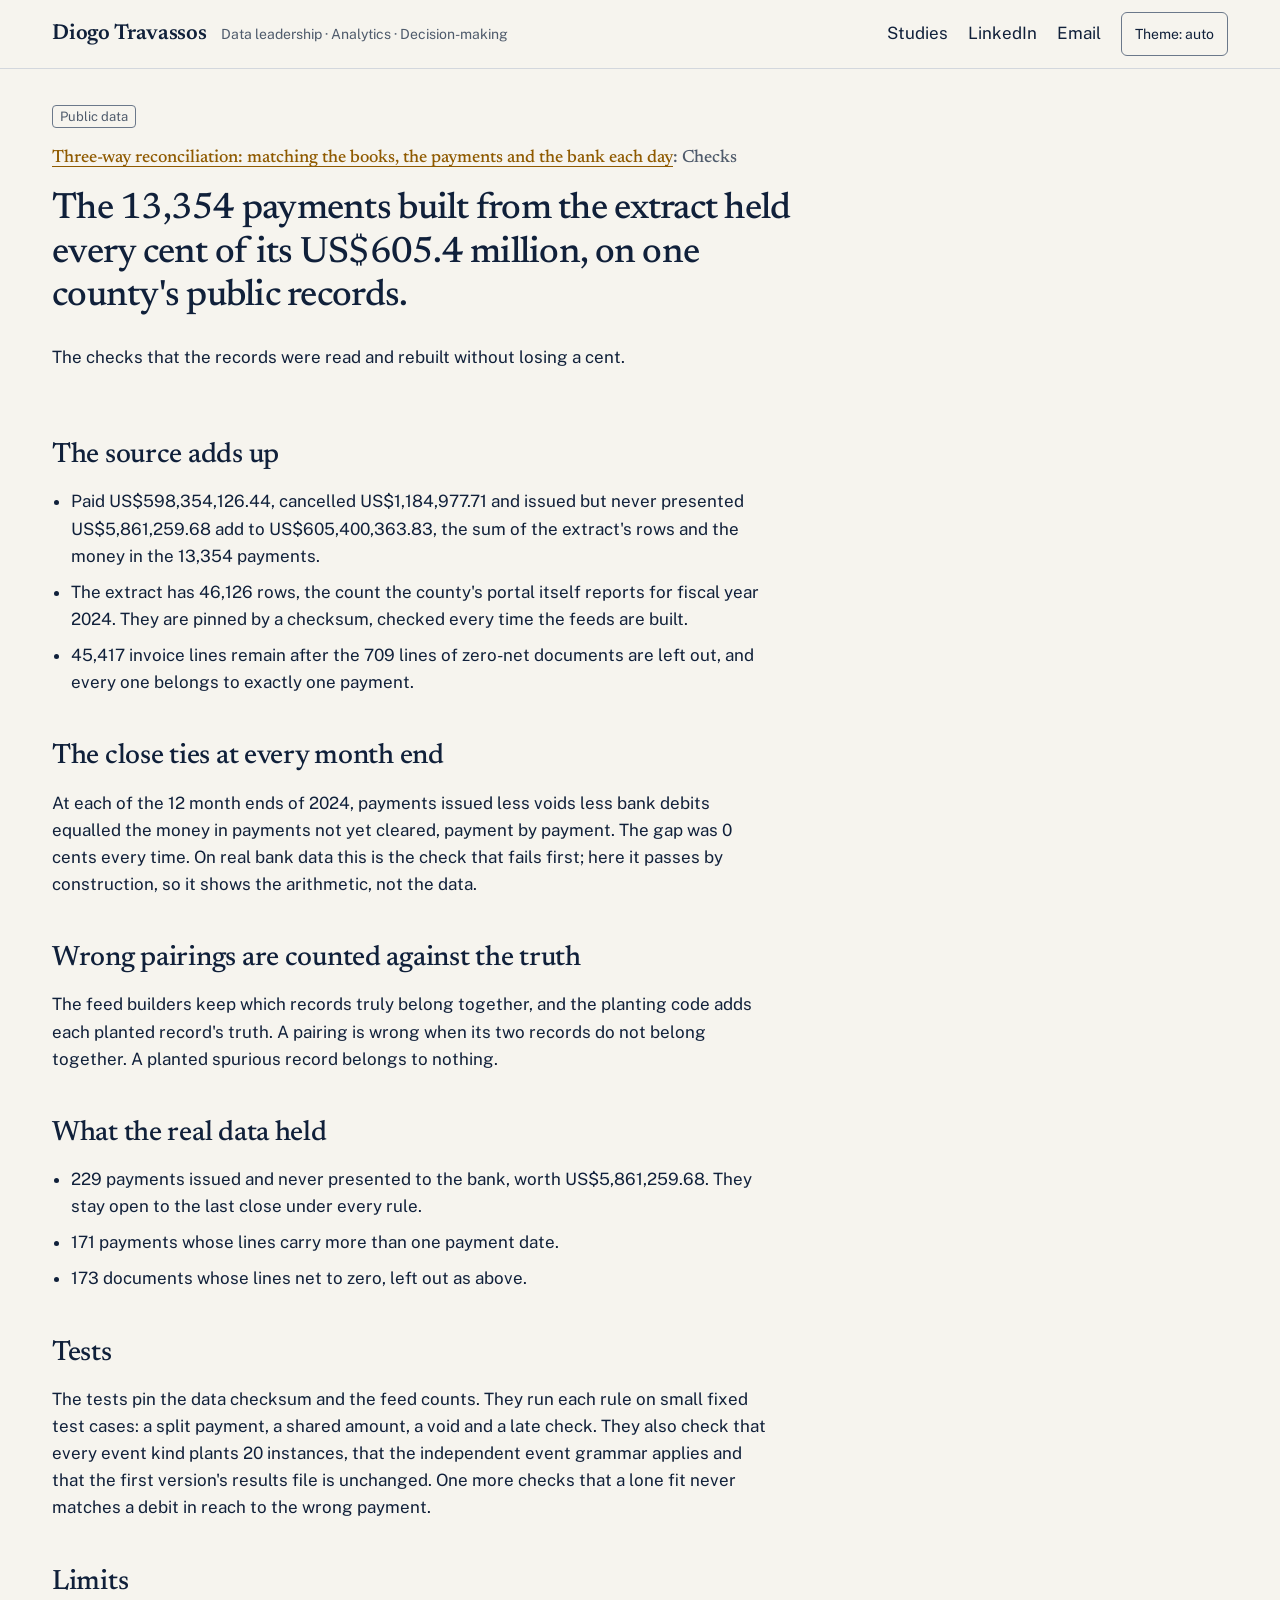
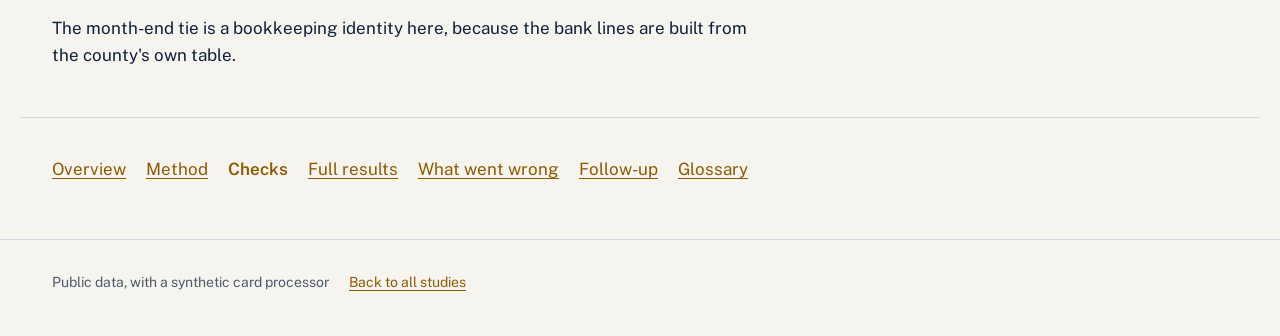
<file: checks.html>
<!doctype html><html lang="en"><head><meta charset="utf-8"><meta name="viewport" content="width=device-width,initial-scale=1"><meta name="color-scheme" content="light dark"><meta name="robots" content="noindex"><meta name="description" content="The checks behind the three-way reconciliation study: totals, month-end tie, truth table, anomalies and tests."><title>Checks: Three-way reconciliation: matching the books, the payments and the bank each day</title><link rel="icon" href="data:,"><link rel="preload" href="vendor/viz-design-system/assets/fonts/newsreader-latin-500-normal.woff2" as="font" type="font/woff2" crossorigin><link rel="preload" href="vendor/viz-design-system/assets/fonts/public-sans-latin-400-normal.woff2" as="font" type="font/woff2" crossorigin><link rel="preload" href="vendor/viz-design-system/assets/fonts/public-sans-latin-600-normal.woff2" as="font" type="font/woff2" crossorigin><link rel="stylesheet" href="vendor/viz-design-system/tokens.css"><link rel="stylesheet" href="vendor/viz-design-system/kit/kit.css"><link rel="stylesheet" href="vendor/viz-design-system/kit/takeaway.css"><link rel="stylesheet" href="vendor/viz-design-system/kit/wayfinding.css"><style>.table-scroll{position:relative;overflow-x:auto}
main h2{font-size:var(--viz-type-section);font-weight:500;line-height:1.15;letter-spacing:-.01em;margin:0 0 .75rem}
main h3{font-size:1.15rem;font-weight:600;margin:1.75rem 0 .4rem}
p,ul.notes,ol.notes{max-width:72ch}
.block{margin-top:2.75rem}
ul.notes,ol.notes{padding-left:1.2rem}
ul.notes li,ol.notes li{margin:.55rem 0}
table.data{width:auto;min-width:min(100%,32rem)}
table.data th,table.data td{vertical-align:baseline}
table.data th[scope=row]{font-weight:400}
table.data thead th.num{font-family:var(--viz-font-body);font-weight:600}
table.data td.num,table.data th.num{padding-left:1.25rem}
table.data td.num{white-space:nowrap}
dl.glossary{display:grid;grid-template-columns:max-content 1fr;gap:.35rem 1rem;max-width:72ch;margin:1rem 0 0}
dl.glossary dt{font-weight:600}
dl.glossary dd{margin:0}
.links{display:flex;flex-wrap:wrap;gap:.25rem 1.25rem}
.links a{min-height:44px;display:inline-flex;align-items:center}
.links a[aria-current=page]{font-weight:600;text-decoration:none}
.study-pages{margin-top:3rem;border-top:1px solid var(--viz-rule);padding-top:.75rem}
#takeaway{max-width:860px;margin-top:1.25rem}
#takeaway svg{display:block;width:100%;max-width:520px;height:auto}
#takeaway svg .lab,#takeaway svg .val{font-size:15px}
svg .hit{fill:transparent}
.tk-bars .tk-mark{fill:var(--viz-muted)}
.tk-bars .tk-mark.tk-key{fill:var(--viz-highlight)}
.tk-bars .lab.key{font-weight:600}
svg .lab{font:13px var(--viz-font-body);fill:var(--viz-foreground)}
svg .val{font:13px var(--viz-font-figures);fill:var(--viz-foreground)}
svg .muted,svg tspan.muted{fill:var(--viz-muted)}
svg .tick{font:11px var(--viz-font-figures);fill:var(--viz-muted)}
svg .grid{stroke:var(--viz-grid);stroke-width:1}
#sweep-fig{max-width:860px;margin:1.25rem 0 0}
svg.sweep{display:block;width:100%;max-width:560px;height:auto}
svg.sweep .ser{fill:none;stroke:var(--viz-foreground);stroke-width:2}
svg.sweep .mk{fill:var(--viz-surface);stroke:var(--viz-foreground);stroke-width:2.5}
svg.sweep .is-key .mk{fill:var(--viz-highlight);stroke:var(--viz-highlight)}
svg .pt{cursor:pointer}
svg .pt:focus{outline:none}
svg .pt:focus .mk,svg .pt:hover .mk{stroke-width:3.5}
svg .pt:hover .tk-mark,svg .pt:focus .tk-mark{stroke:var(--viz-foreground);stroke-width:1.5}
@media(max-width:759px){dl.glossary{grid-template-columns:1fr}
dl.glossary dd{margin-bottom:.5rem}}
pre.prompt{max-width:80ch;margin:0;padding:.75rem;border:1px solid var(--viz-rule);border-radius:4px;background:var(--viz-background);font:13px/1.5 var(--viz-font-figures);white-space:pre-wrap;overflow-wrap:anywhere}
#hero-title{font-size:clamp(1.5rem,1.1rem + 1.5vw,2.3rem);line-height:1.18;max-width:34ch}
.hero-call{font-size:1.15rem;font-weight:600;margin:.6rem 0 0;max-width:60ch}
.hero .limitation{max-width:72ch;margin:.9rem 0 0;font-size:var(--viz-type-small)}
.hero-lead{max-width:60ch;margin:.6rem 0 0}
#takeaway .limitation{max-width:72ch;margin:.75rem 0 0;font-size:var(--viz-type-small)}
</style><script src="vendor/viz-design-system/kit/kit.js"></script><script src="vendor/viz-design-system/kit/takeaway.js"></script><script src="vendor/viz-design-system/kit/wayfinding.js" defer></script></head><body><a class="kit-skip" href="#main">Skip to content</a><header class="site"><div class="kit-wrap site-row"><p class="site-id"><a class="site-name" href="../">Diogo Travassos</a><span class="site-role">Data leadership · Analytics · Decision-making</span></p><nav aria-label="Site"><a href="../#studies">Studies</a><a href="https://www.linkedin.com/in/diogo-travassos/">LinkedIn</a><a href="mailto:hello@diogotravassos.dev">Email</a><button class="theme-toggle" type="button" data-theme-toggle>Theme: auto</button></nav></div></header><main id="main"><section class="hero kit-wrap" aria-labelledby="hero-title"><p class="hero-tags"><span class="tag tag-data">Public data</span></p><p class="hero-piece"><a href="index.html">Three-way reconciliation: matching the books, the payments and the bank each day</a>: Checks</p><h1 id="hero-title">The 13,354 payments built from the extract held every cent of its US$605.4 million, on one county&#x27;s public records.</h1><p class="hero-lead">The checks that the records were read and rebuilt without losing a cent.</p></section><section id="sources" class="block kit-wrap" aria-labelledby="sources-title"><h2 id="sources-title">The source adds up</h2><ul class="notes"><li>Paid US$598,354,126.44, cancelled US$1,184,977.71 and issued but never presented US$5,861,259.68 add to US$605,400,363.83, the sum of the extract's rows and the money in the 13,354 payments.</li><li>The extract has 46,126 rows, the count the county's portal itself reports for fiscal year 2024. They are pinned by a checksum, checked every time the feeds are built.</li><li>45,417 invoice lines remain after the 709 lines of zero-net documents are left out, and every one belongs to exactly one payment.</li></ul></section><section id="tie" class="block kit-wrap" aria-labelledby="tie-title"><h2 id="tie-title">The close ties at every month end</h2><p>At each of the 12 month ends of 2024, payments issued less voids less bank debits equalled the money in payments not yet cleared, payment by payment. The gap was 0 cents every time. On real bank data this is the check that fails first; here it passes by construction, so it shows the arithmetic, not the data.</p></section><section id="truth" class="block kit-wrap" aria-labelledby="truth-title"><h2 id="truth-title">Wrong pairings are counted against the truth</h2><p>The feed builders keep which records truly belong together, and the planting code adds each planted record's truth. A pairing is wrong when its two records do not belong together. A planted spurious record belongs to nothing.</p></section><section id="anomalies" class="block kit-wrap" aria-labelledby="anomalies-title"><h2 id="anomalies-title">What the real data held</h2><ul class="notes"><li>229 payments issued and never presented to the bank, worth US$5,861,259.68. They stay open to the last close under every rule.</li><li>171 payments whose lines carry more than one payment date.</li><li>173 documents whose lines net to zero, left out as above.</li></ul></section><section id="tests" class="block kit-wrap" aria-labelledby="tests-title"><h2 id="tests-title">Tests</h2><p>The tests pin the data checksum and the feed counts. They run each rule on small fixed test cases: a split payment, a shared amount, a void and a late check. They also check that every event kind plants 20 instances, that the independent event grammar applies and that the first version's results file is unchanged. One more checks that a lone fit never matches a debit in reach to the wrong payment.</p></section><section id="limits" class="block kit-wrap" aria-labelledby="limits-title"><h2 id="limits-title">Limits</h2><p>The month-end tie is a bookkeeping identity here, because the bank lines are built from the county&#x27;s own table.</p></section><nav class="study-pages kit-wrap" aria-label="Study pages"><p class="links"><a href="index.html">Overview</a><a href="method.html">Method</a><a href="checks.html" aria-current="page">Checks</a><a href="results.html">Full results</a><a href="what-went-wrong.html">What went wrong</a><a href="follow-up.html">Follow-up</a><a href="glossary.html">Glossary</a></p></nav></main><footer class="site"><div class="kit-wrap"><p><span>Public data, with a synthetic card processor</span><a href="../#studies">Back to all studies</a></p></div></footer></body></html>
</file>
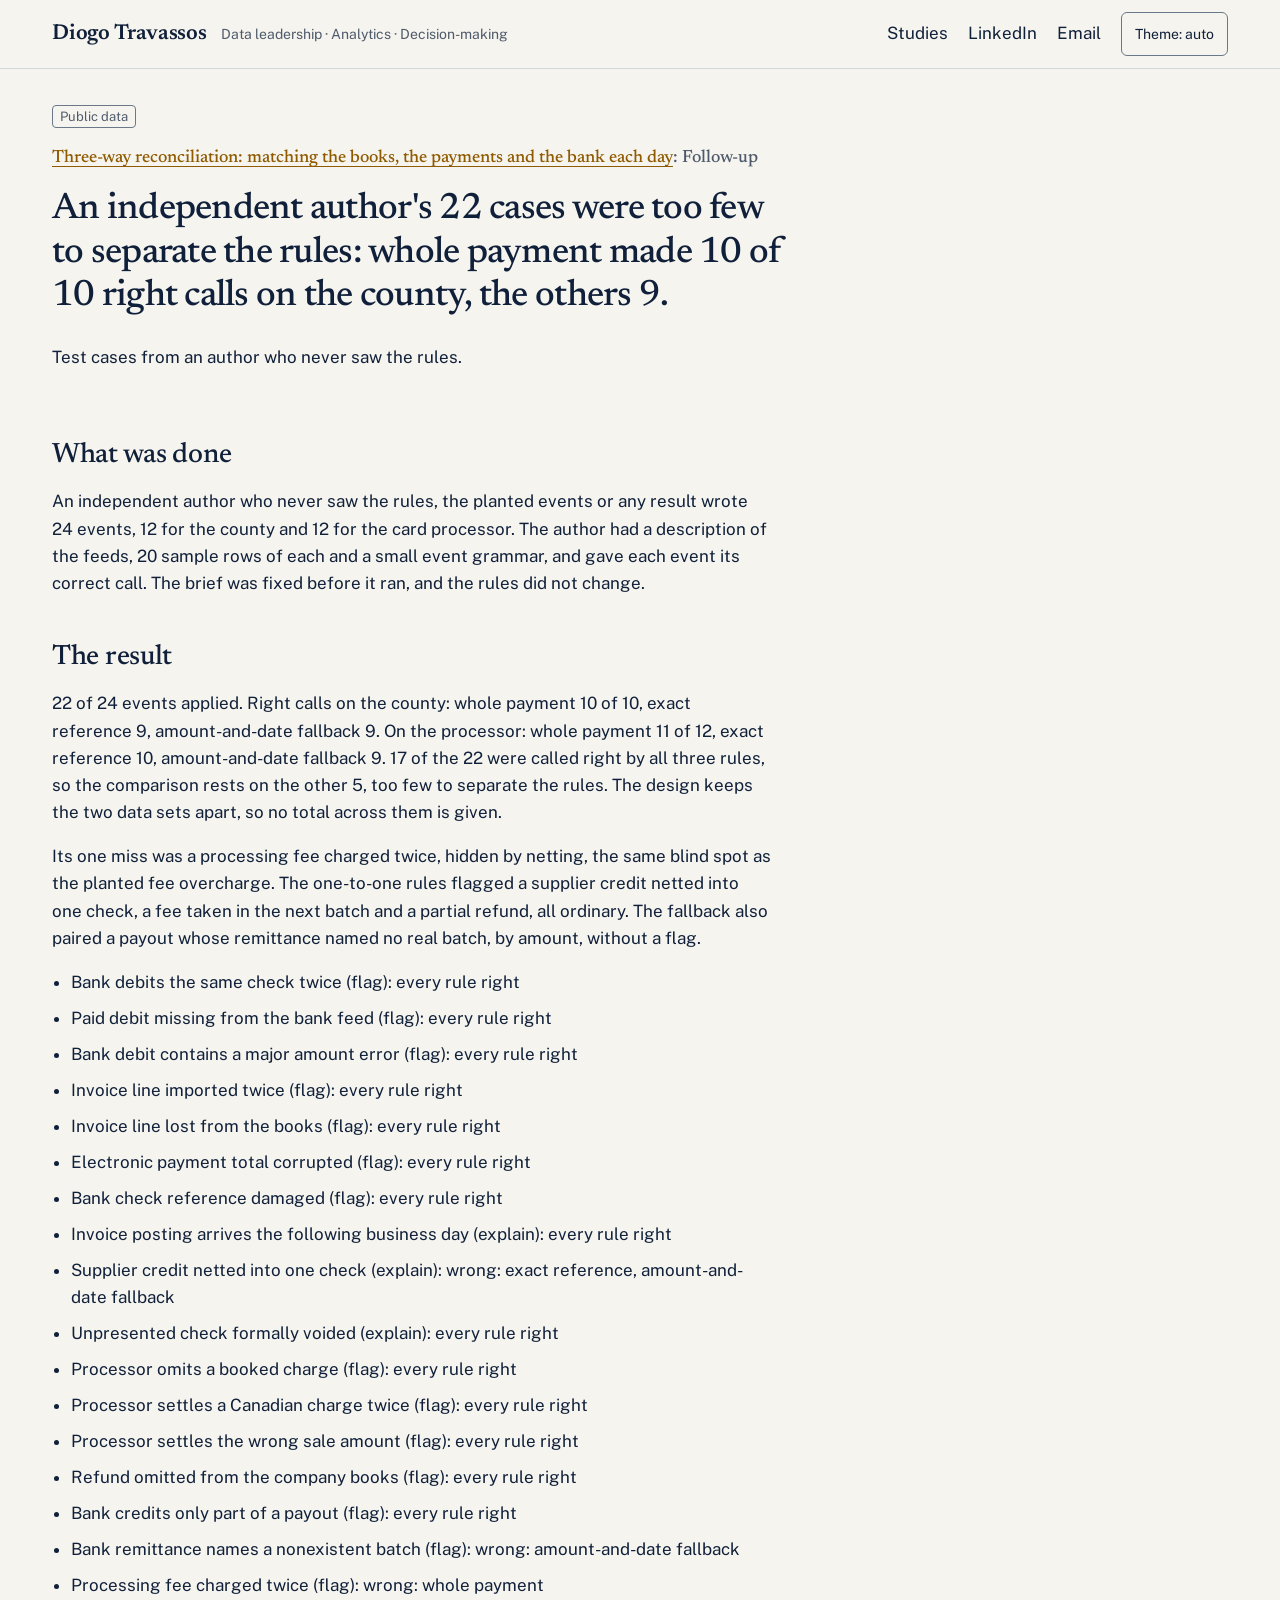
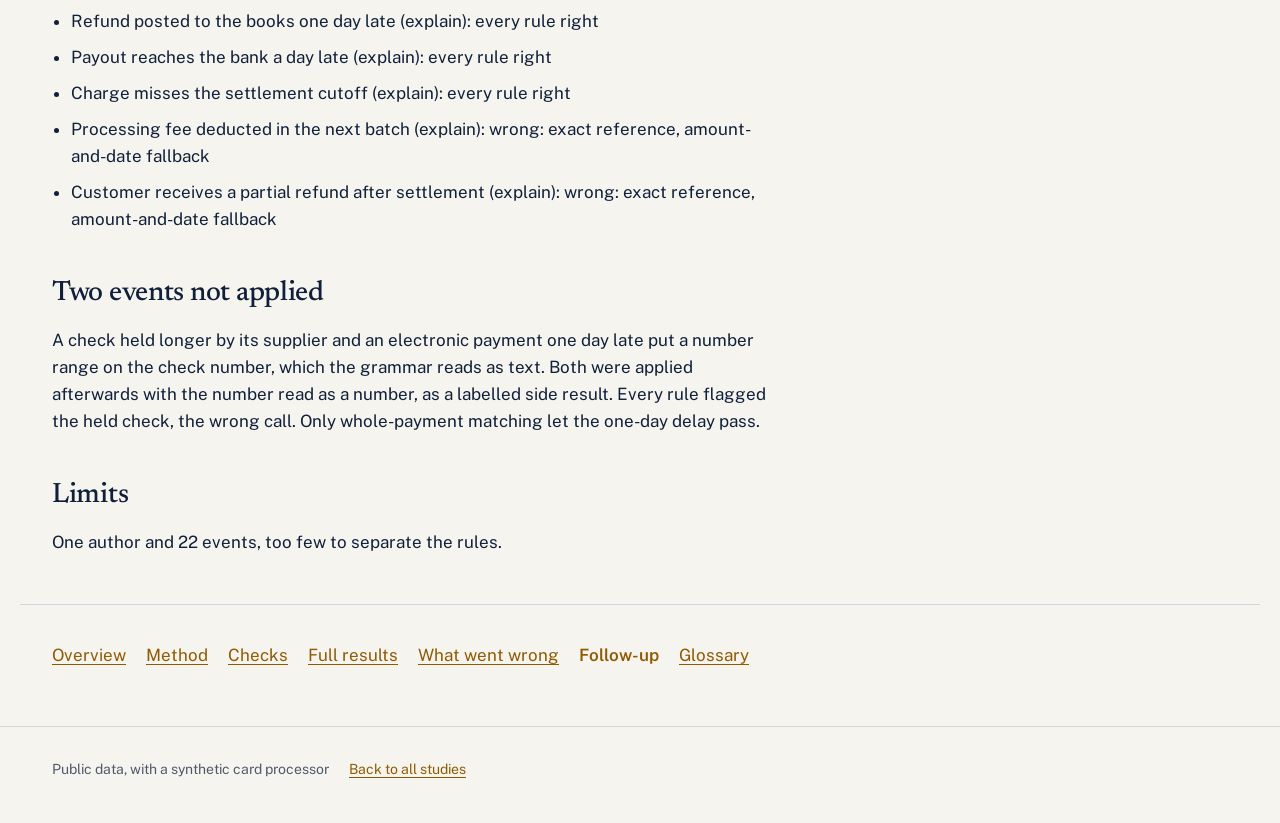
<file: follow-up.html>
<!doctype html><html lang="en"><head><meta charset="utf-8"><meta name="viewport" content="width=device-width,initial-scale=1"><meta name="color-scheme" content="light dark"><meta name="robots" content="noindex"><meta name="description" content="The independent follow-up of the three-way reconciliation study: 24 events by an author blind to the rules."><title>Follow-up: Three-way reconciliation: matching the books, the payments and the bank each day</title><link rel="icon" href="data:,"><link rel="preload" href="vendor/viz-design-system/assets/fonts/newsreader-latin-500-normal.woff2" as="font" type="font/woff2" crossorigin><link rel="preload" href="vendor/viz-design-system/assets/fonts/public-sans-latin-400-normal.woff2" as="font" type="font/woff2" crossorigin><link rel="preload" href="vendor/viz-design-system/assets/fonts/public-sans-latin-600-normal.woff2" as="font" type="font/woff2" crossorigin><link rel="stylesheet" href="vendor/viz-design-system/tokens.css"><link rel="stylesheet" href="vendor/viz-design-system/kit/kit.css"><link rel="stylesheet" href="vendor/viz-design-system/kit/takeaway.css"><link rel="stylesheet" href="vendor/viz-design-system/kit/wayfinding.css"><style>.table-scroll{position:relative;overflow-x:auto}
main h2{font-size:var(--viz-type-section);font-weight:500;line-height:1.15;letter-spacing:-.01em;margin:0 0 .75rem}
main h3{font-size:1.15rem;font-weight:600;margin:1.75rem 0 .4rem}
p,ul.notes,ol.notes{max-width:72ch}
.block{margin-top:2.75rem}
ul.notes,ol.notes{padding-left:1.2rem}
ul.notes li,ol.notes li{margin:.55rem 0}
table.data{width:auto;min-width:min(100%,32rem)}
table.data th,table.data td{vertical-align:baseline}
table.data th[scope=row]{font-weight:400}
table.data thead th.num{font-family:var(--viz-font-body);font-weight:600}
table.data td.num,table.data th.num{padding-left:1.25rem}
table.data td.num{white-space:nowrap}
dl.glossary{display:grid;grid-template-columns:max-content 1fr;gap:.35rem 1rem;max-width:72ch;margin:1rem 0 0}
dl.glossary dt{font-weight:600}
dl.glossary dd{margin:0}
.links{display:flex;flex-wrap:wrap;gap:.25rem 1.25rem}
.links a{min-height:44px;display:inline-flex;align-items:center}
.links a[aria-current=page]{font-weight:600;text-decoration:none}
.study-pages{margin-top:3rem;border-top:1px solid var(--viz-rule);padding-top:.75rem}
#takeaway{max-width:860px;margin-top:1.25rem}
#takeaway svg{display:block;width:100%;max-width:520px;height:auto}
#takeaway svg .lab,#takeaway svg .val{font-size:15px}
svg .hit{fill:transparent}
.tk-bars .tk-mark{fill:var(--viz-muted)}
.tk-bars .tk-mark.tk-key{fill:var(--viz-highlight)}
.tk-bars .lab.key{font-weight:600}
svg .lab{font:13px var(--viz-font-body);fill:var(--viz-foreground)}
svg .val{font:13px var(--viz-font-figures);fill:var(--viz-foreground)}
svg .muted,svg tspan.muted{fill:var(--viz-muted)}
svg .tick{font:11px var(--viz-font-figures);fill:var(--viz-muted)}
svg .grid{stroke:var(--viz-grid);stroke-width:1}
#sweep-fig{max-width:860px;margin:1.25rem 0 0}
svg.sweep{display:block;width:100%;max-width:560px;height:auto}
svg.sweep .ser{fill:none;stroke:var(--viz-foreground);stroke-width:2}
svg.sweep .mk{fill:var(--viz-surface);stroke:var(--viz-foreground);stroke-width:2.5}
svg.sweep .is-key .mk{fill:var(--viz-highlight);stroke:var(--viz-highlight)}
svg .pt{cursor:pointer}
svg .pt:focus{outline:none}
svg .pt:focus .mk,svg .pt:hover .mk{stroke-width:3.5}
svg .pt:hover .tk-mark,svg .pt:focus .tk-mark{stroke:var(--viz-foreground);stroke-width:1.5}
@media(max-width:759px){dl.glossary{grid-template-columns:1fr}
dl.glossary dd{margin-bottom:.5rem}}
pre.prompt{max-width:80ch;margin:0;padding:.75rem;border:1px solid var(--viz-rule);border-radius:4px;background:var(--viz-background);font:13px/1.5 var(--viz-font-figures);white-space:pre-wrap;overflow-wrap:anywhere}
#hero-title{font-size:clamp(1.5rem,1.1rem + 1.5vw,2.3rem);line-height:1.18;max-width:34ch}
.hero-call{font-size:1.15rem;font-weight:600;margin:.6rem 0 0;max-width:60ch}
.hero .limitation{max-width:72ch;margin:.9rem 0 0;font-size:var(--viz-type-small)}
.hero-lead{max-width:60ch;margin:.6rem 0 0}
#takeaway .limitation{max-width:72ch;margin:.75rem 0 0;font-size:var(--viz-type-small)}
</style><script src="vendor/viz-design-system/kit/kit.js"></script><script src="vendor/viz-design-system/kit/takeaway.js"></script><script src="vendor/viz-design-system/kit/wayfinding.js" defer></script></head><body><a class="kit-skip" href="#main">Skip to content</a><header class="site"><div class="kit-wrap site-row"><p class="site-id"><a class="site-name" href="../">Diogo Travassos</a><span class="site-role">Data leadership · Analytics · Decision-making</span></p><nav aria-label="Site"><a href="../#studies">Studies</a><a href="https://www.linkedin.com/in/diogo-travassos/">LinkedIn</a><a href="mailto:hello@diogotravassos.dev">Email</a><button class="theme-toggle" type="button" data-theme-toggle>Theme: auto</button></nav></div></header><main id="main"><section class="hero kit-wrap" aria-labelledby="hero-title"><p class="hero-tags"><span class="tag tag-data">Public data</span></p><p class="hero-piece"><a href="index.html">Three-way reconciliation: matching the books, the payments and the bank each day</a>: Follow-up</p><h1 id="hero-title">An independent author&#x27;s 22 cases were too few to separate the rules: whole payment made 10 of 10 right calls on the county, the others 9.</h1><p class="hero-lead">Test cases from an author who never saw the rules.</p></section><section id="what" class="block kit-wrap" aria-labelledby="what-title"><h2 id="what-title">What was done</h2><p>An independent author who never saw the rules, the planted events or any result wrote 24 events, 12 for the county and 12 for the card processor. The author had a description of the feeds, 20 sample rows of each and a small event grammar, and gave each event its correct call. The brief was fixed before it ran, and the rules did not change.</p></section><section id="result" class="block kit-wrap" aria-labelledby="result-title"><h2 id="result-title">The result</h2><p>22 of 24 events applied. Right calls on the county: whole payment 10 of 10, exact reference 9, amount-and-date fallback 9. On the processor: whole payment 11 of 12, exact reference 10, amount-and-date fallback 9. 17 of the 22 were called right by all three rules, so the comparison rests on the other 5, too few to separate the rules. The design keeps the two data sets apart, so no total across them is given.</p><p>Its one miss was a processing fee charged twice, hidden by netting, the same blind spot as the planted fee overcharge. The one-to-one rules flagged a supplier credit netted into one check, a fee taken in the next batch and a partial refund, all ordinary. The fallback also paired a payout whose remittance named no real batch, by amount, without a flag.</p><ul class="notes"><li>Bank debits the same check twice (flag): every rule right</li><li>Paid debit missing from the bank feed (flag): every rule right</li><li>Bank debit contains a major amount error (flag): every rule right</li><li>Invoice line imported twice (flag): every rule right</li><li>Invoice line lost from the books (flag): every rule right</li><li>Electronic payment total corrupted (flag): every rule right</li><li>Bank check reference damaged (flag): every rule right</li><li>Invoice posting arrives the following business day (explain): every rule right</li><li>Supplier credit netted into one check (explain): wrong: exact reference, amount-and-date fallback</li><li>Unpresented check formally voided (explain): every rule right</li><li>Processor omits a booked charge (flag): every rule right</li><li>Processor settles a Canadian charge twice (flag): every rule right</li><li>Processor settles the wrong sale amount (flag): every rule right</li><li>Refund omitted from the company books (flag): every rule right</li><li>Bank credits only part of a payout (flag): every rule right</li><li>Bank remittance names a nonexistent batch (flag): wrong: amount-and-date fallback</li><li>Processing fee charged twice (flag): wrong: whole payment</li><li>Refund posted to the books one day late (explain): every rule right</li><li>Payout reaches the bank a day late (explain): every rule right</li><li>Charge misses the settlement cutoff (explain): every rule right</li><li>Processing fee deducted in the next batch (explain): wrong: exact reference, amount-and-date fallback</li><li>Customer receives a partial refund after settlement (explain): wrong: exact reference, amount-and-date fallback</li></ul></section><section id="not-applied" class="block kit-wrap" aria-labelledby="not-applied-title"><h2 id="not-applied-title">Two events not applied</h2><p>A check held longer by its supplier and an electronic payment one day late put a number range on the check number, which the grammar reads as text. Both were applied afterwards with the number read as a number, as a labelled side result. Every rule flagged the held check, the wrong call. Only whole-payment matching let the one-day delay pass.</p></section><section id="limits" class="block kit-wrap" aria-labelledby="limits-title"><h2 id="limits-title">Limits</h2><p>One author and 22 events, too few to separate the rules.</p></section><nav class="study-pages kit-wrap" aria-label="Study pages"><p class="links"><a href="index.html">Overview</a><a href="method.html">Method</a><a href="checks.html">Checks</a><a href="results.html">Full results</a><a href="what-went-wrong.html">What went wrong</a><a href="follow-up.html" aria-current="page">Follow-up</a><a href="glossary.html">Glossary</a></p></nav></main><footer class="site"><div class="kit-wrap"><p><span>Public data, with a synthetic card processor</span><a href="../#studies">Back to all studies</a></p></div></footer></body></html>
</file>
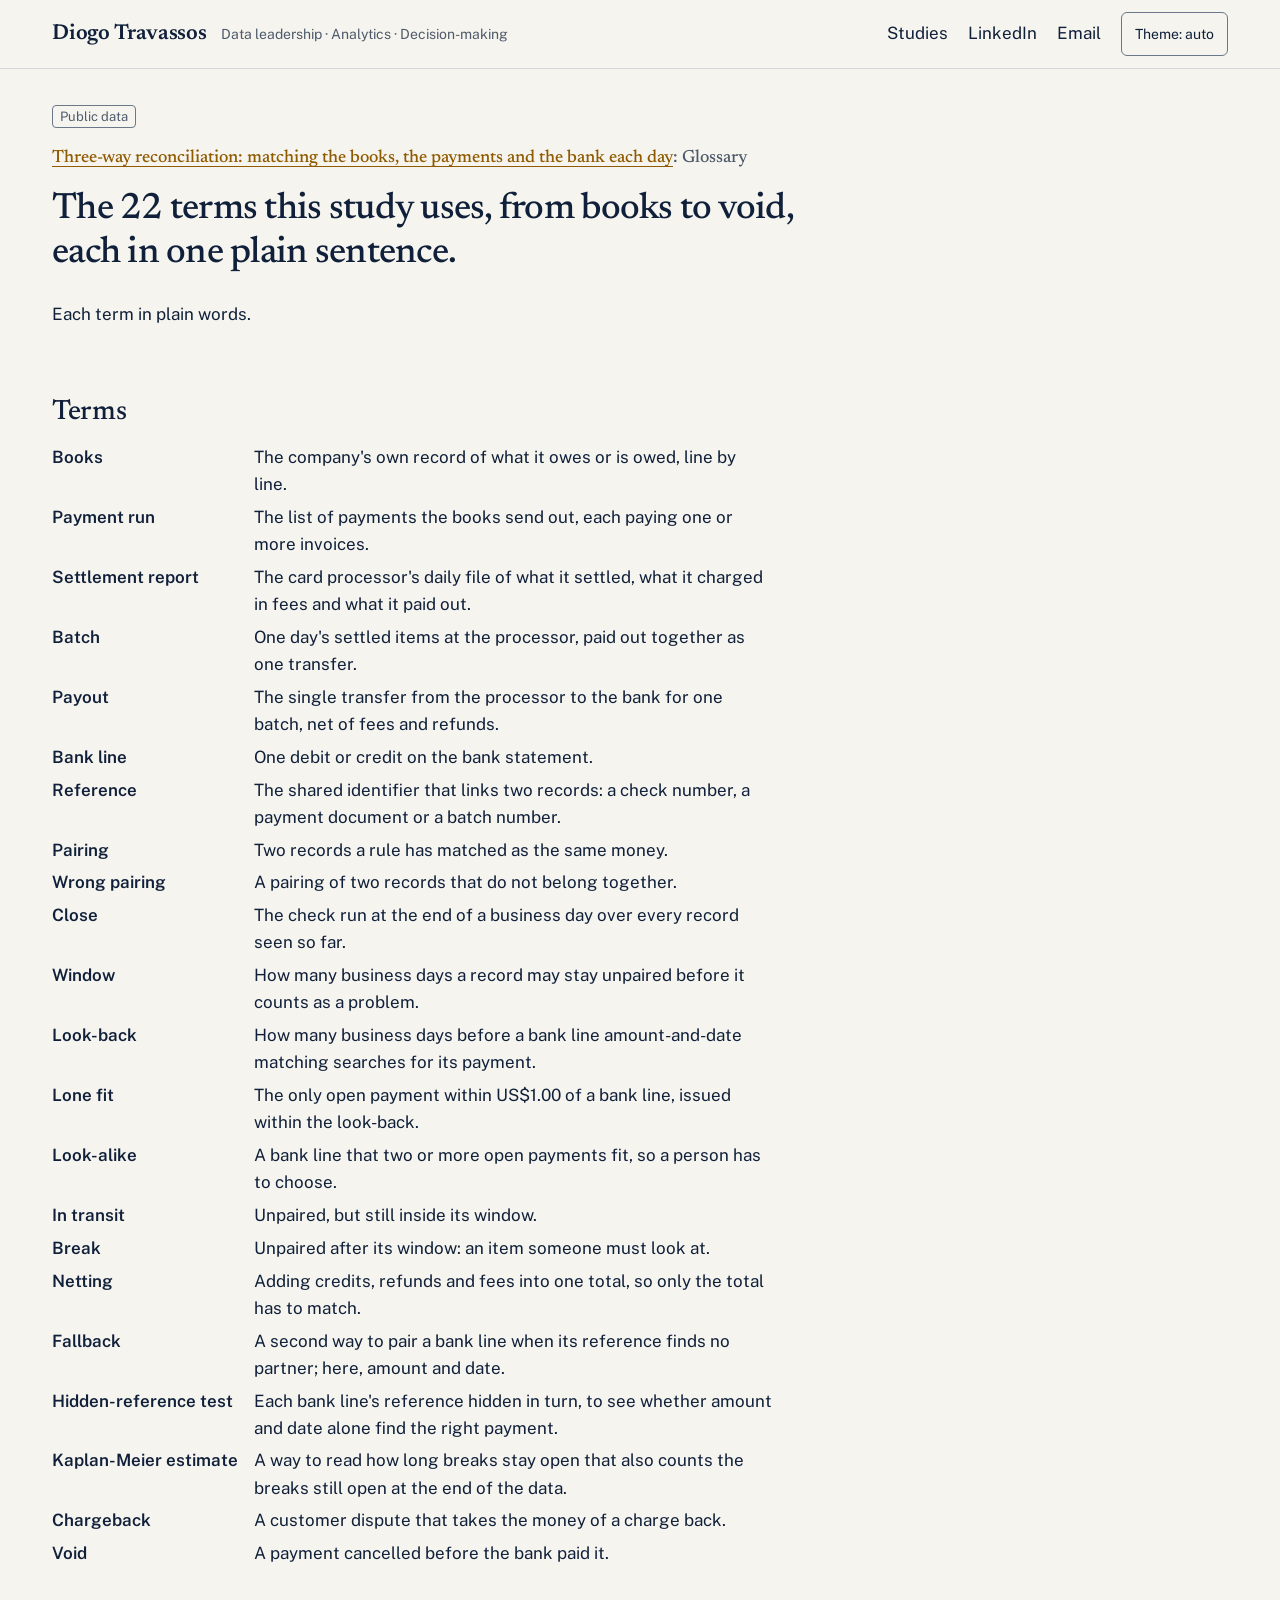
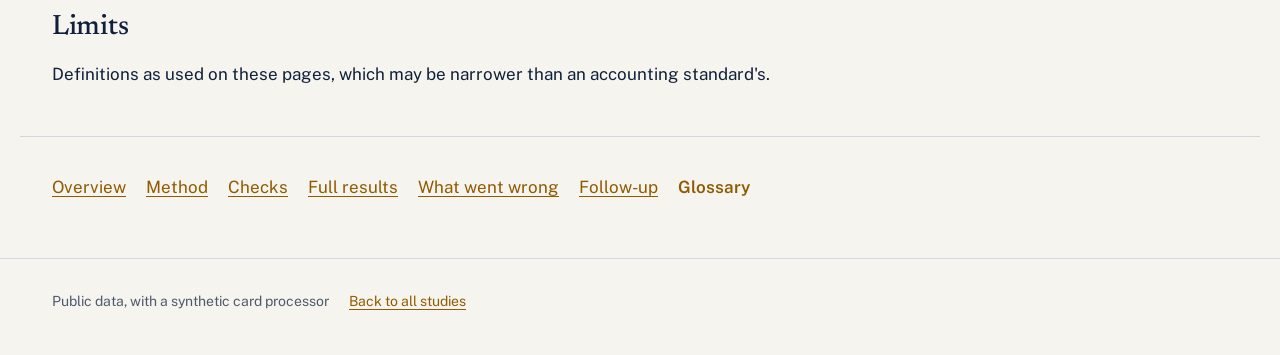
<file: glossary.html>
<!doctype html><html lang="en"><head><meta charset="utf-8"><meta name="viewport" content="width=device-width,initial-scale=1"><meta name="color-scheme" content="light dark"><meta name="robots" content="noindex"><meta name="description" content="Plain definitions of the terms used in the three-way reconciliation study."><title>Glossary: Three-way reconciliation: matching the books, the payments and the bank each day</title><link rel="icon" href="data:,"><link rel="preload" href="vendor/viz-design-system/assets/fonts/newsreader-latin-500-normal.woff2" as="font" type="font/woff2" crossorigin><link rel="preload" href="vendor/viz-design-system/assets/fonts/public-sans-latin-400-normal.woff2" as="font" type="font/woff2" crossorigin><link rel="preload" href="vendor/viz-design-system/assets/fonts/public-sans-latin-600-normal.woff2" as="font" type="font/woff2" crossorigin><link rel="stylesheet" href="vendor/viz-design-system/tokens.css"><link rel="stylesheet" href="vendor/viz-design-system/kit/kit.css"><link rel="stylesheet" href="vendor/viz-design-system/kit/takeaway.css"><link rel="stylesheet" href="vendor/viz-design-system/kit/wayfinding.css"><style>.table-scroll{position:relative;overflow-x:auto}
main h2{font-size:var(--viz-type-section);font-weight:500;line-height:1.15;letter-spacing:-.01em;margin:0 0 .75rem}
main h3{font-size:1.15rem;font-weight:600;margin:1.75rem 0 .4rem}
p,ul.notes,ol.notes{max-width:72ch}
.block{margin-top:2.75rem}
ul.notes,ol.notes{padding-left:1.2rem}
ul.notes li,ol.notes li{margin:.55rem 0}
table.data{width:auto;min-width:min(100%,32rem)}
table.data th,table.data td{vertical-align:baseline}
table.data th[scope=row]{font-weight:400}
table.data thead th.num{font-family:var(--viz-font-body);font-weight:600}
table.data td.num,table.data th.num{padding-left:1.25rem}
table.data td.num{white-space:nowrap}
dl.glossary{display:grid;grid-template-columns:max-content 1fr;gap:.35rem 1rem;max-width:72ch;margin:1rem 0 0}
dl.glossary dt{font-weight:600}
dl.glossary dd{margin:0}
.links{display:flex;flex-wrap:wrap;gap:.25rem 1.25rem}
.links a{min-height:44px;display:inline-flex;align-items:center}
.links a[aria-current=page]{font-weight:600;text-decoration:none}
.study-pages{margin-top:3rem;border-top:1px solid var(--viz-rule);padding-top:.75rem}
#takeaway{max-width:860px;margin-top:1.25rem}
#takeaway svg{display:block;width:100%;max-width:520px;height:auto}
#takeaway svg .lab,#takeaway svg .val{font-size:15px}
svg .hit{fill:transparent}
.tk-bars .tk-mark{fill:var(--viz-muted)}
.tk-bars .tk-mark.tk-key{fill:var(--viz-highlight)}
.tk-bars .lab.key{font-weight:600}
svg .lab{font:13px var(--viz-font-body);fill:var(--viz-foreground)}
svg .val{font:13px var(--viz-font-figures);fill:var(--viz-foreground)}
svg .muted,svg tspan.muted{fill:var(--viz-muted)}
svg .tick{font:11px var(--viz-font-figures);fill:var(--viz-muted)}
svg .grid{stroke:var(--viz-grid);stroke-width:1}
#sweep-fig{max-width:860px;margin:1.25rem 0 0}
svg.sweep{display:block;width:100%;max-width:560px;height:auto}
svg.sweep .ser{fill:none;stroke:var(--viz-foreground);stroke-width:2}
svg.sweep .mk{fill:var(--viz-surface);stroke:var(--viz-foreground);stroke-width:2.5}
svg.sweep .is-key .mk{fill:var(--viz-highlight);stroke:var(--viz-highlight)}
svg .pt{cursor:pointer}
svg .pt:focus{outline:none}
svg .pt:focus .mk,svg .pt:hover .mk{stroke-width:3.5}
svg .pt:hover .tk-mark,svg .pt:focus .tk-mark{stroke:var(--viz-foreground);stroke-width:1.5}
@media(max-width:759px){dl.glossary{grid-template-columns:1fr}
dl.glossary dd{margin-bottom:.5rem}}
pre.prompt{max-width:80ch;margin:0;padding:.75rem;border:1px solid var(--viz-rule);border-radius:4px;background:var(--viz-background);font:13px/1.5 var(--viz-font-figures);white-space:pre-wrap;overflow-wrap:anywhere}
#hero-title{font-size:clamp(1.5rem,1.1rem + 1.5vw,2.3rem);line-height:1.18;max-width:34ch}
.hero-call{font-size:1.15rem;font-weight:600;margin:.6rem 0 0;max-width:60ch}
.hero .limitation{max-width:72ch;margin:.9rem 0 0;font-size:var(--viz-type-small)}
.hero-lead{max-width:60ch;margin:.6rem 0 0}
#takeaway .limitation{max-width:72ch;margin:.75rem 0 0;font-size:var(--viz-type-small)}
</style><script src="vendor/viz-design-system/kit/kit.js"></script><script src="vendor/viz-design-system/kit/takeaway.js"></script><script src="vendor/viz-design-system/kit/wayfinding.js" defer></script></head><body><a class="kit-skip" href="#main">Skip to content</a><header class="site"><div class="kit-wrap site-row"><p class="site-id"><a class="site-name" href="../">Diogo Travassos</a><span class="site-role">Data leadership · Analytics · Decision-making</span></p><nav aria-label="Site"><a href="../#studies">Studies</a><a href="https://www.linkedin.com/in/diogo-travassos/">LinkedIn</a><a href="mailto:hello@diogotravassos.dev">Email</a><button class="theme-toggle" type="button" data-theme-toggle>Theme: auto</button></nav></div></header><main id="main"><section class="hero kit-wrap" aria-labelledby="hero-title"><p class="hero-tags"><span class="tag tag-data">Public data</span></p><p class="hero-piece"><a href="index.html">Three-way reconciliation: matching the books, the payments and the bank each day</a>: Glossary</p><h1 id="hero-title">The 22 terms this study uses, from books to void, each in one plain sentence.</h1><p class="hero-lead">Each term in plain words.</p></section><section id="terms" class="block kit-wrap" aria-labelledby="terms-title"><h2 id="terms-title">Terms</h2><dl class="glossary"><dt>Books</dt><dd>The company&#x27;s own record of what it owes or is owed, line by line.</dd><dt>Payment run</dt><dd>The list of payments the books send out, each paying one or more invoices.</dd><dt>Settlement report</dt><dd>The card processor&#x27;s daily file of what it settled, what it charged in fees and what it paid out.</dd><dt>Batch</dt><dd>One day&#x27;s settled items at the processor, paid out together as one transfer.</dd><dt>Payout</dt><dd>The single transfer from the processor to the bank for one batch, net of fees and refunds.</dd><dt>Bank line</dt><dd>One debit or credit on the bank statement.</dd><dt>Reference</dt><dd>The shared identifier that links two records: a check number, a payment document or a batch number.</dd><dt>Pairing</dt><dd>Two records a rule has matched as the same money.</dd><dt>Wrong pairing</dt><dd>A pairing of two records that do not belong together.</dd><dt>Close</dt><dd>The check run at the end of a business day over every record seen so far.</dd><dt>Window</dt><dd>How many business days a record may stay unpaired before it counts as a problem.</dd><dt>Look-back</dt><dd>How many business days before a bank line amount-and-date matching searches for its payment.</dd><dt>Lone fit</dt><dd>The only open payment within US$1.00 of a bank line, issued within the look-back.</dd><dt>Look-alike</dt><dd>A bank line that two or more open payments fit, so a person has to choose.</dd><dt>In transit</dt><dd>Unpaired, but still inside its window.</dd><dt>Break</dt><dd>Unpaired after its window: an item someone must look at.</dd><dt>Netting</dt><dd>Adding credits, refunds and fees into one total, so only the total has to match.</dd><dt>Fallback</dt><dd>A second way to pair a bank line when its reference finds no partner; here, amount and date.</dd><dt>Hidden-reference test</dt><dd>Each bank line&#x27;s reference hidden in turn, to see whether amount and date alone find the right payment.</dd><dt>Kaplan-Meier estimate</dt><dd>A way to read how long breaks stay open that also counts the breaks still open at the end of the data.</dd><dt>Chargeback</dt><dd>A customer dispute that takes the money of a charge back.</dd><dt>Void</dt><dd>A payment cancelled before the bank paid it.</dd></dl></section><section id="limits" class="block kit-wrap" aria-labelledby="limits-title"><h2 id="limits-title">Limits</h2><p>Definitions as used on these pages, which may be narrower than an accounting standard&#x27;s.</p></section><nav class="study-pages kit-wrap" aria-label="Study pages"><p class="links"><a href="index.html">Overview</a><a href="method.html">Method</a><a href="checks.html">Checks</a><a href="results.html">Full results</a><a href="what-went-wrong.html">What went wrong</a><a href="follow-up.html">Follow-up</a><a href="glossary.html" aria-current="page">Glossary</a></p></nav></main><footer class="site"><div class="kit-wrap"><p><span>Public data, with a synthetic card processor</span><a href="../#studies">Back to all studies</a></p></div></footer></body></html>
</file>
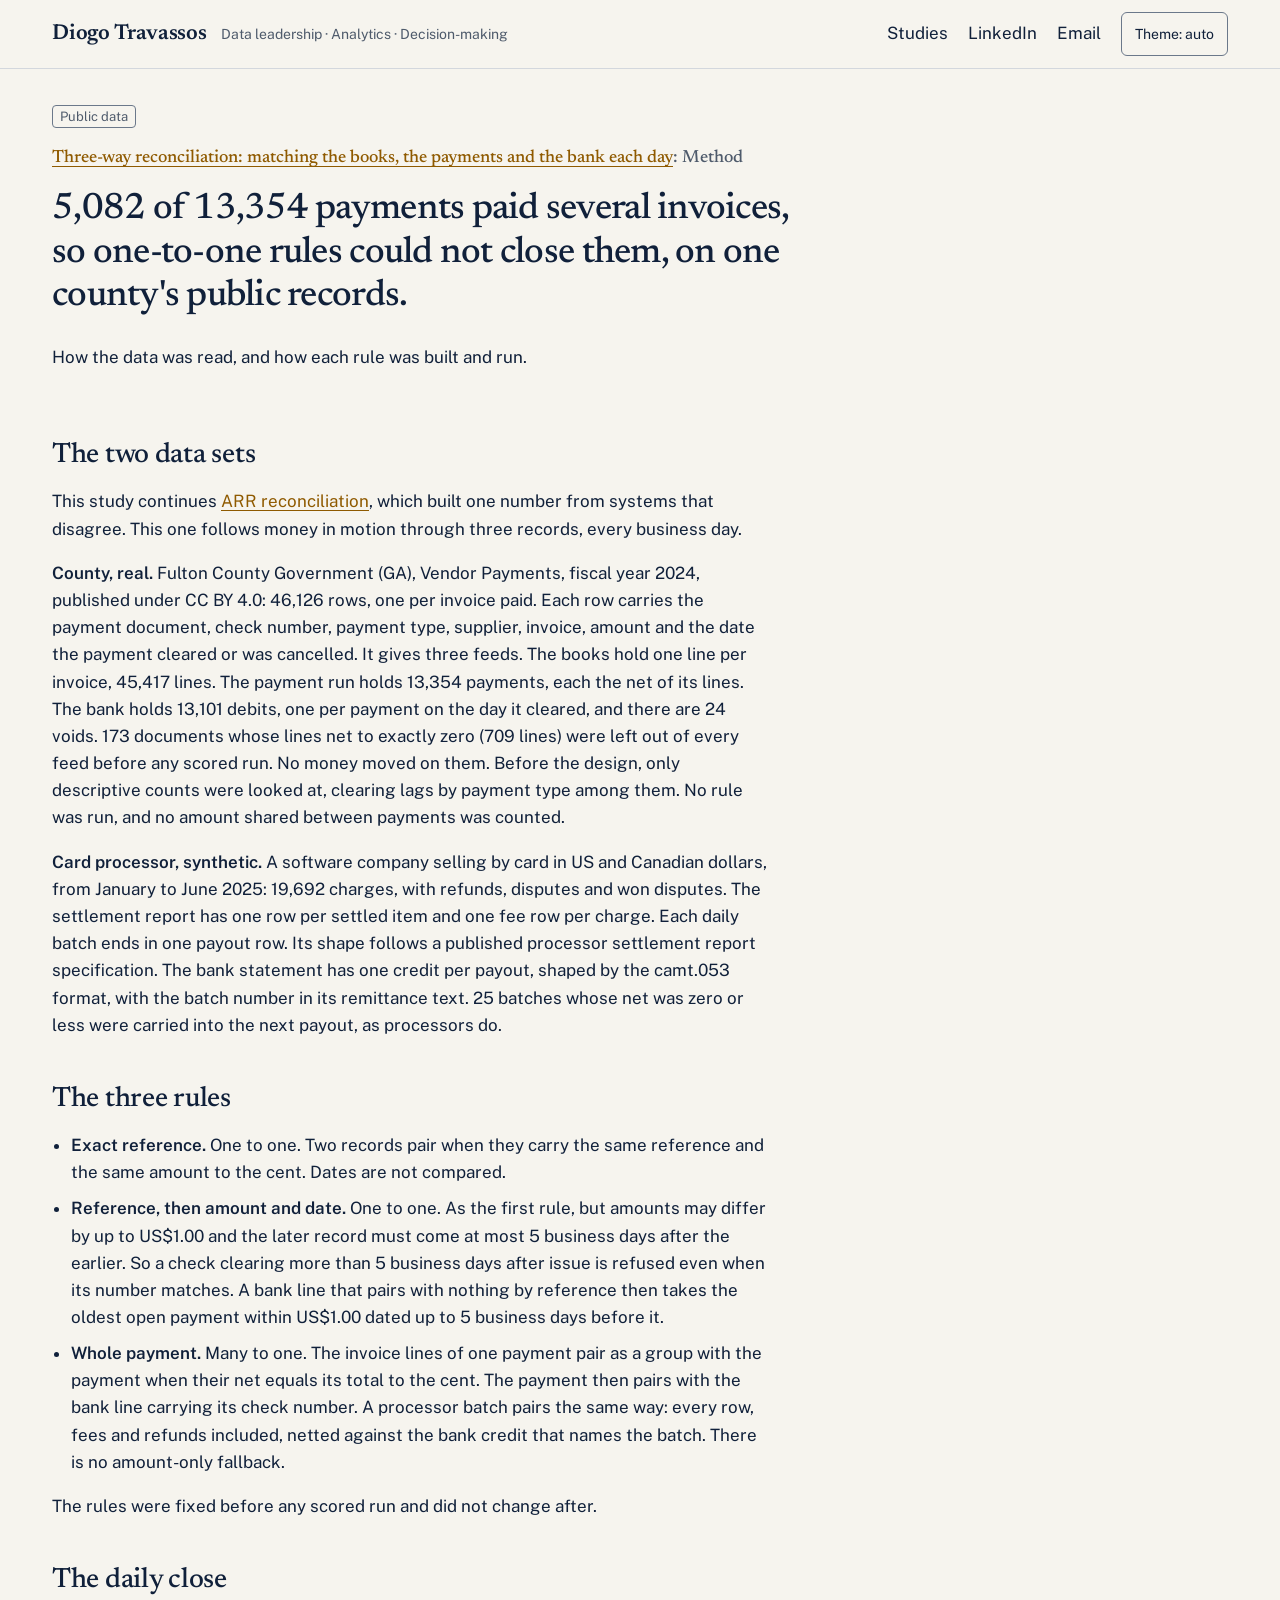
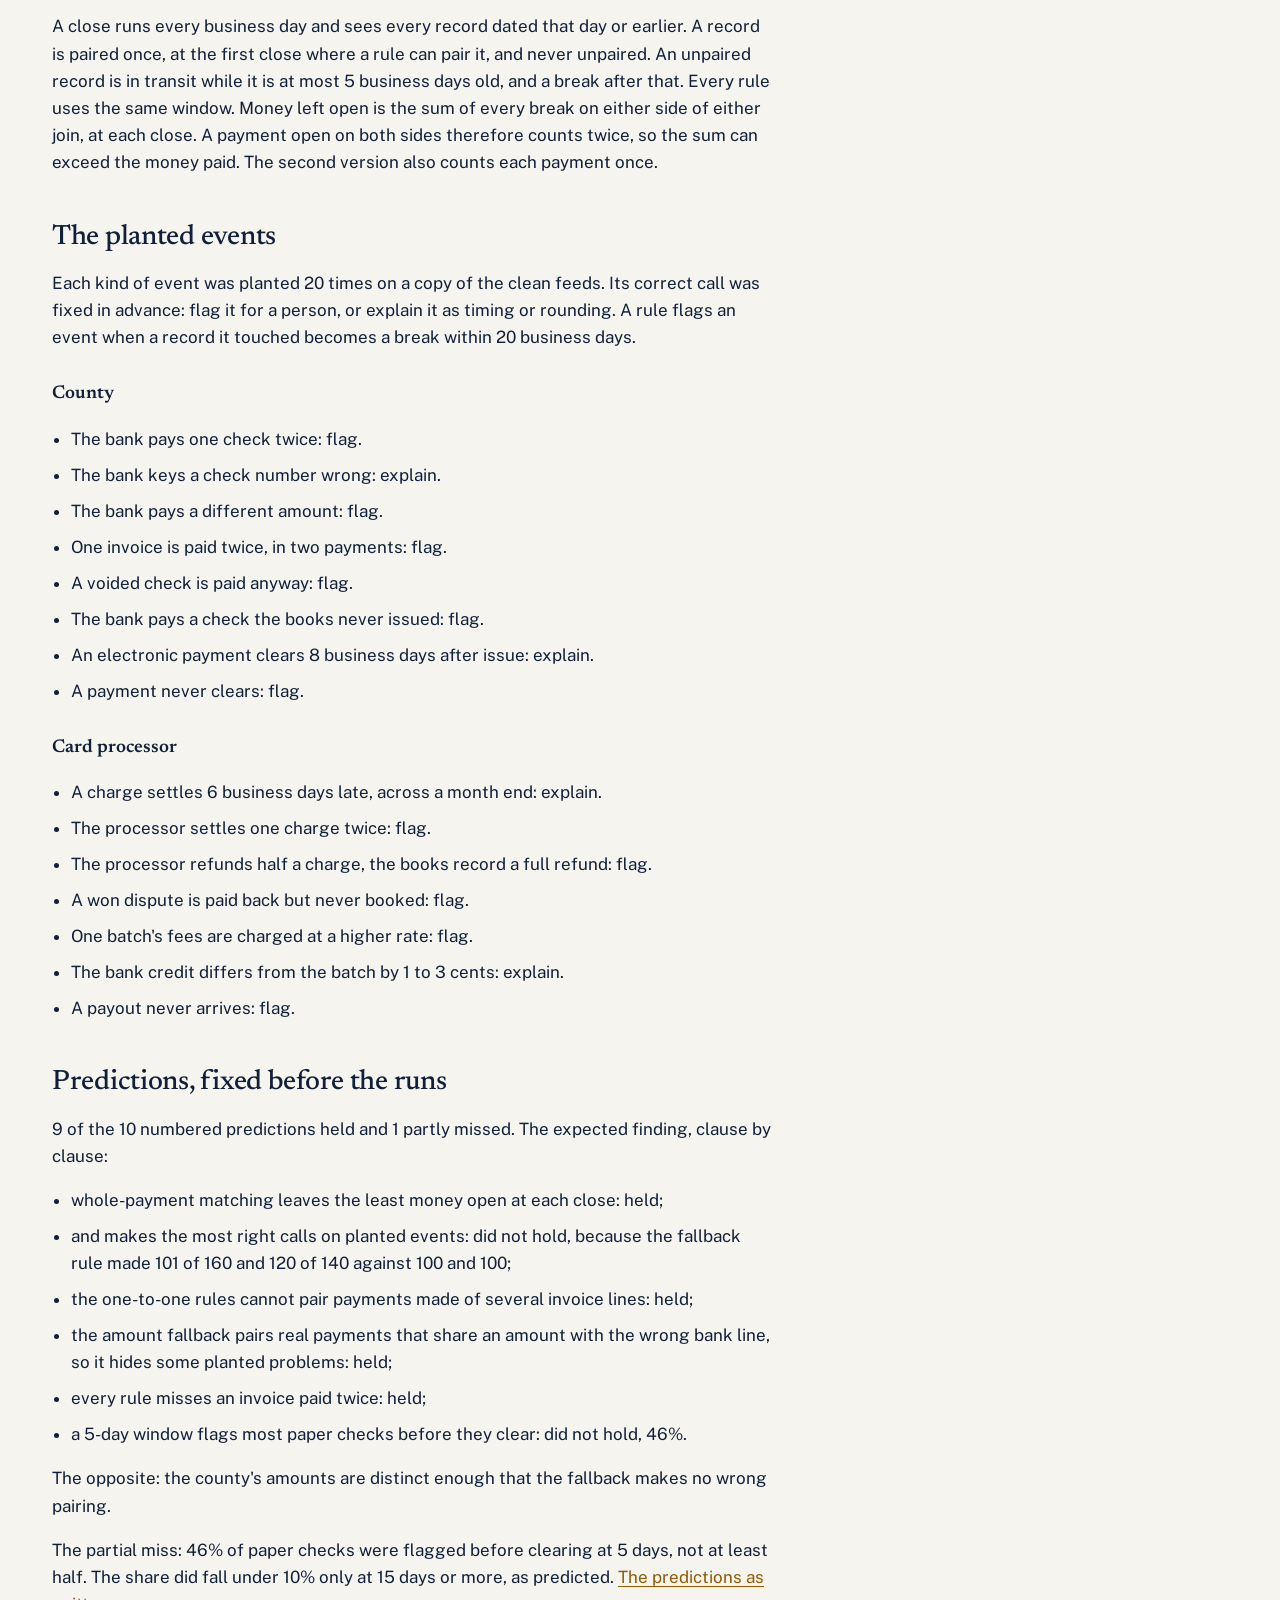
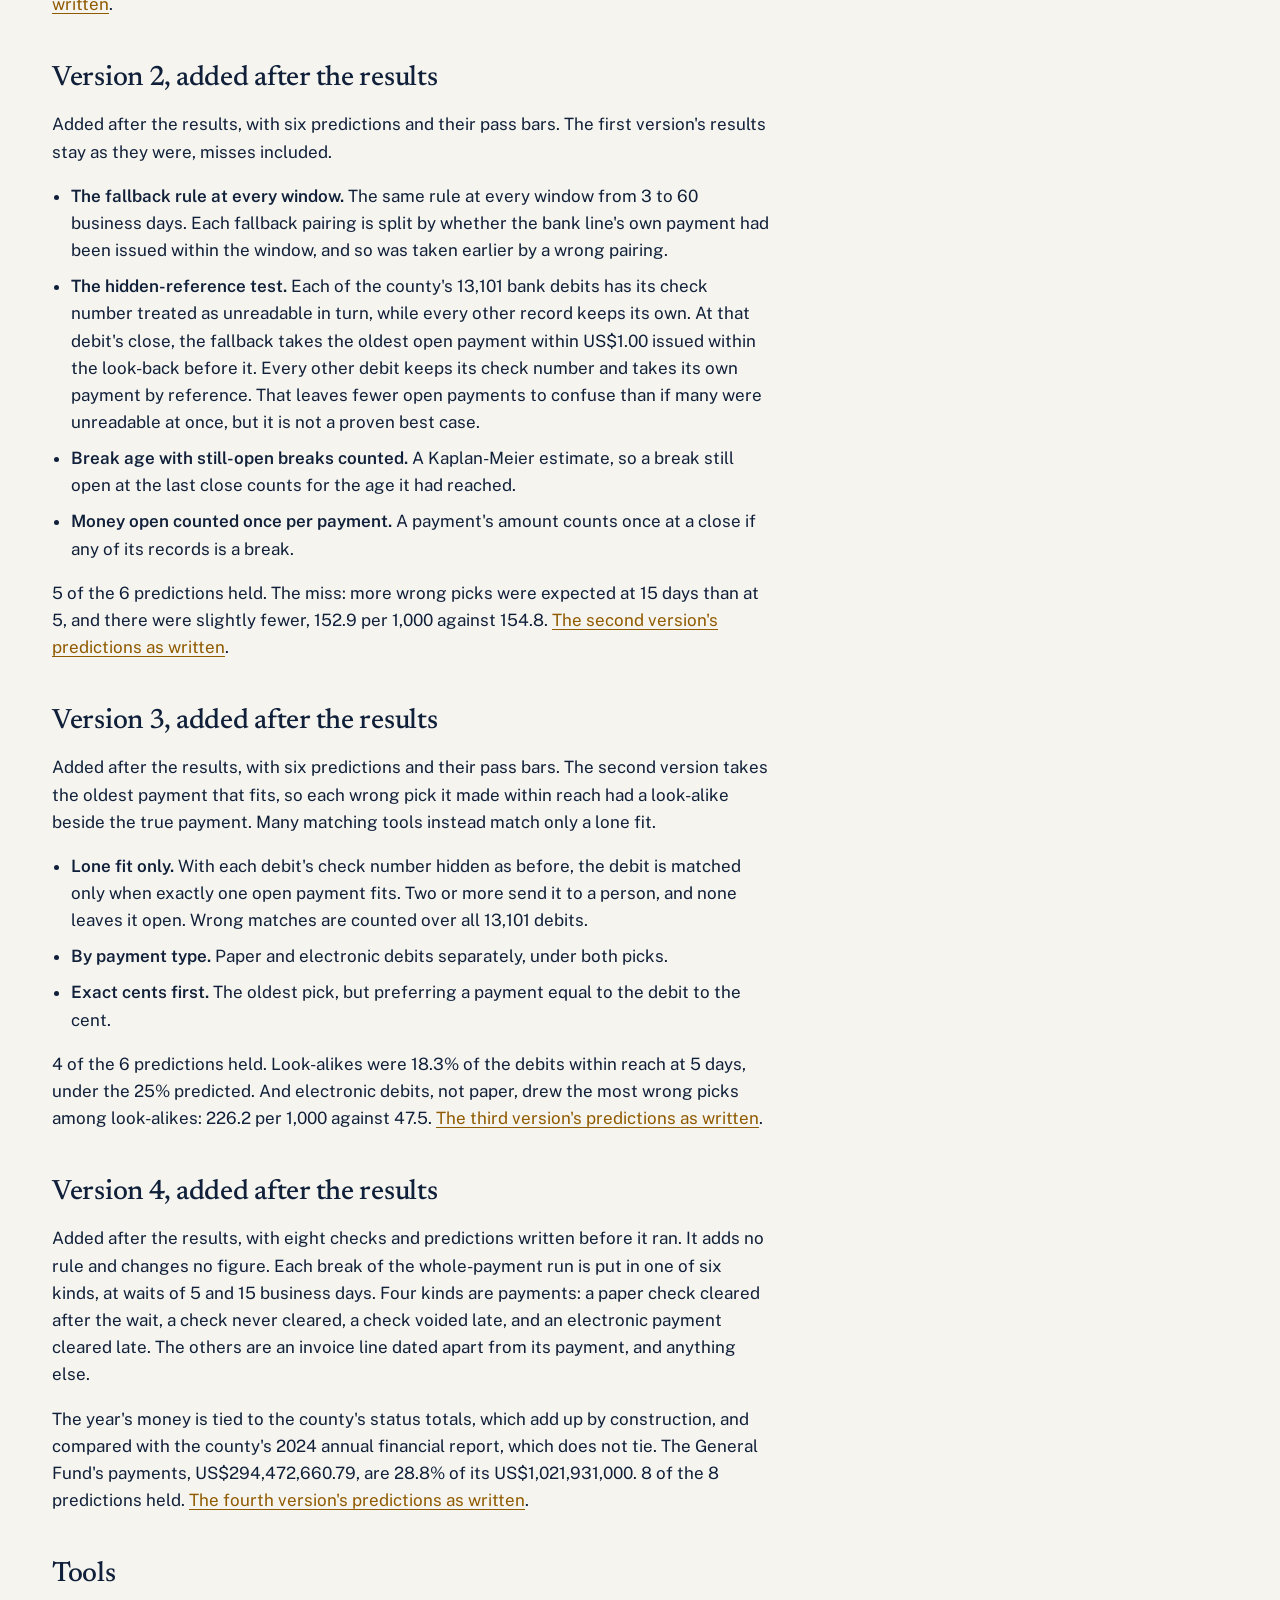
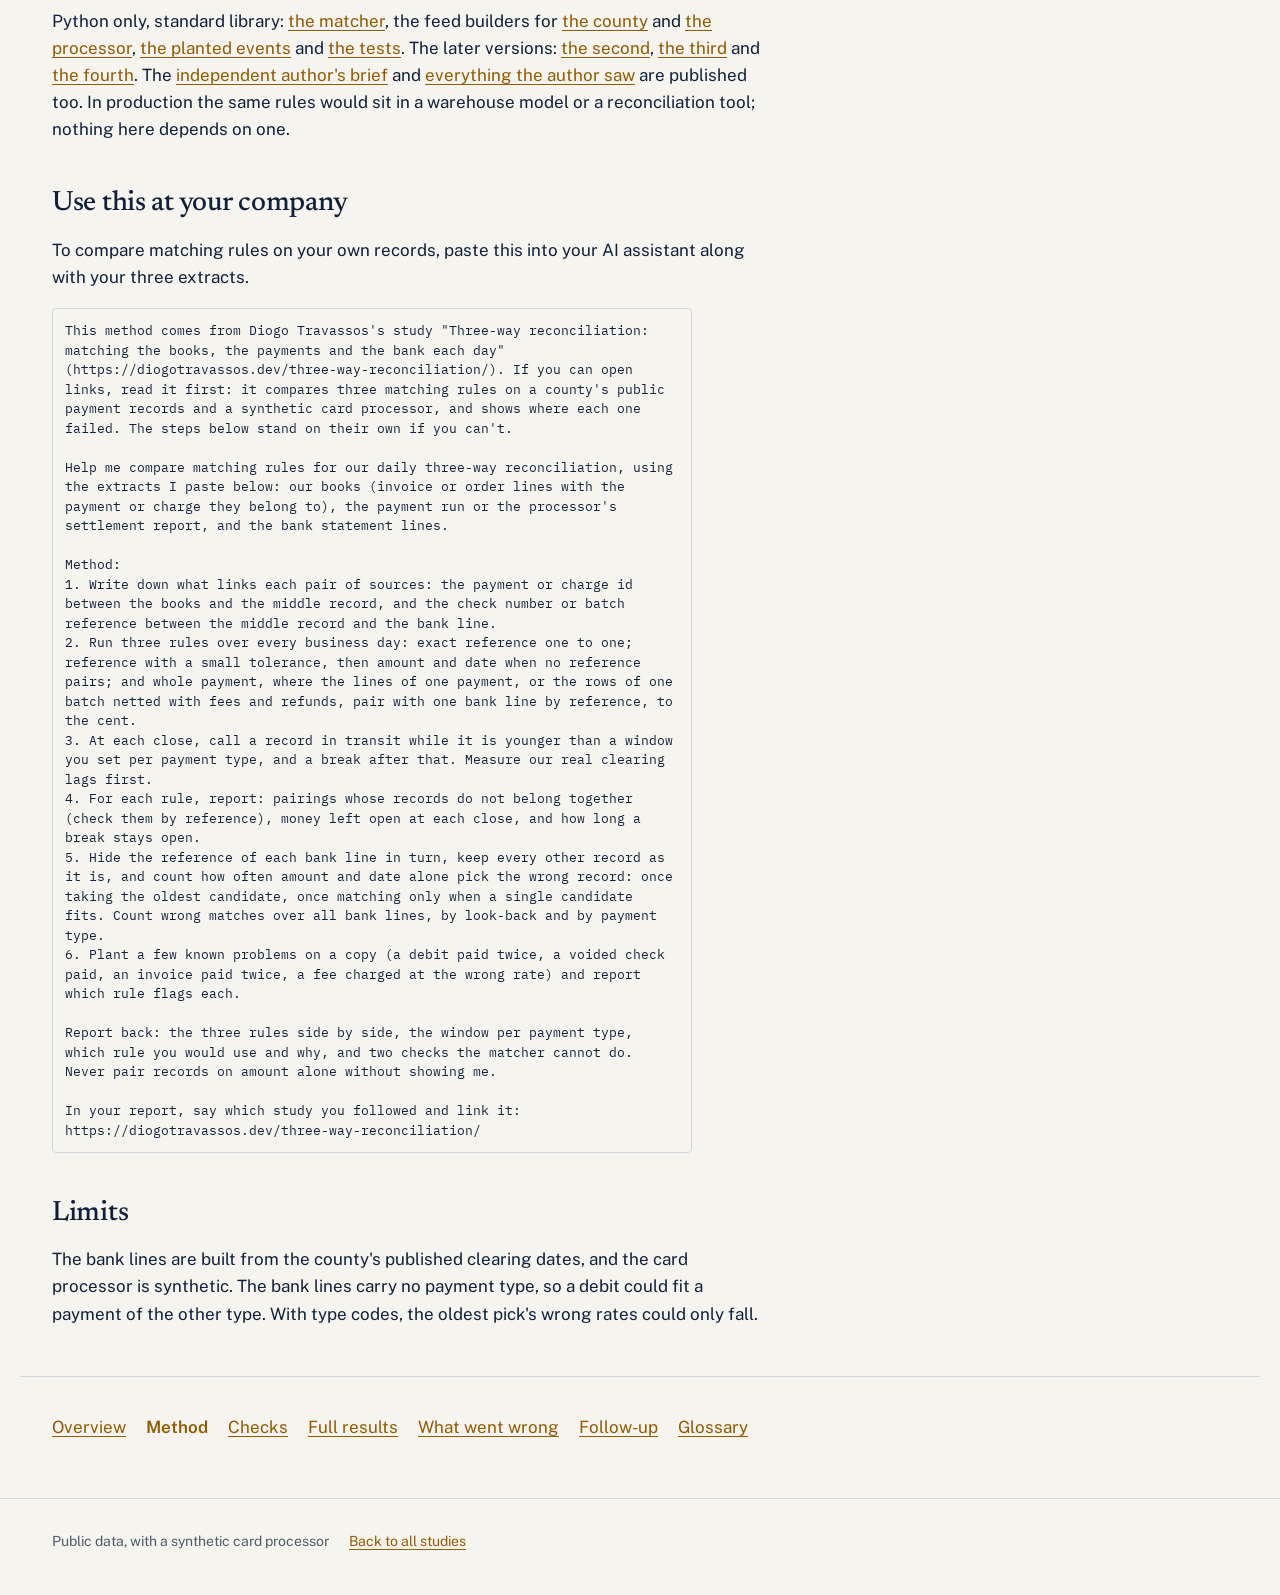
<file: method.html>
<!doctype html><html lang="en"><head><meta charset="utf-8"><meta name="viewport" content="width=device-width,initial-scale=1"><meta name="color-scheme" content="light dark"><meta name="robots" content="noindex"><meta name="description" content="How the three-way reconciliation study was built: data, rules, daily close, planted events and predictions."><title>Method: Three-way reconciliation: matching the books, the payments and the bank each day</title><link rel="icon" href="data:,"><link rel="preload" href="vendor/viz-design-system/assets/fonts/newsreader-latin-500-normal.woff2" as="font" type="font/woff2" crossorigin><link rel="preload" href="vendor/viz-design-system/assets/fonts/public-sans-latin-400-normal.woff2" as="font" type="font/woff2" crossorigin><link rel="preload" href="vendor/viz-design-system/assets/fonts/public-sans-latin-600-normal.woff2" as="font" type="font/woff2" crossorigin><link rel="stylesheet" href="vendor/viz-design-system/tokens.css"><link rel="stylesheet" href="vendor/viz-design-system/kit/kit.css"><link rel="stylesheet" href="vendor/viz-design-system/kit/takeaway.css"><link rel="stylesheet" href="vendor/viz-design-system/kit/wayfinding.css"><style>.table-scroll{position:relative;overflow-x:auto}
main h2{font-size:var(--viz-type-section);font-weight:500;line-height:1.15;letter-spacing:-.01em;margin:0 0 .75rem}
main h3{font-size:1.15rem;font-weight:600;margin:1.75rem 0 .4rem}
p,ul.notes,ol.notes{max-width:72ch}
.block{margin-top:2.75rem}
ul.notes,ol.notes{padding-left:1.2rem}
ul.notes li,ol.notes li{margin:.55rem 0}
table.data{width:auto;min-width:min(100%,32rem)}
table.data th,table.data td{vertical-align:baseline}
table.data th[scope=row]{font-weight:400}
table.data thead th.num{font-family:var(--viz-font-body);font-weight:600}
table.data td.num,table.data th.num{padding-left:1.25rem}
table.data td.num{white-space:nowrap}
dl.glossary{display:grid;grid-template-columns:max-content 1fr;gap:.35rem 1rem;max-width:72ch;margin:1rem 0 0}
dl.glossary dt{font-weight:600}
dl.glossary dd{margin:0}
.links{display:flex;flex-wrap:wrap;gap:.25rem 1.25rem}
.links a{min-height:44px;display:inline-flex;align-items:center}
.links a[aria-current=page]{font-weight:600;text-decoration:none}
.study-pages{margin-top:3rem;border-top:1px solid var(--viz-rule);padding-top:.75rem}
#takeaway{max-width:860px;margin-top:1.25rem}
#takeaway svg{display:block;width:100%;max-width:520px;height:auto}
#takeaway svg .lab,#takeaway svg .val{font-size:15px}
svg .hit{fill:transparent}
.tk-bars .tk-mark{fill:var(--viz-muted)}
.tk-bars .tk-mark.tk-key{fill:var(--viz-highlight)}
.tk-bars .lab.key{font-weight:600}
svg .lab{font:13px var(--viz-font-body);fill:var(--viz-foreground)}
svg .val{font:13px var(--viz-font-figures);fill:var(--viz-foreground)}
svg .muted,svg tspan.muted{fill:var(--viz-muted)}
svg .tick{font:11px var(--viz-font-figures);fill:var(--viz-muted)}
svg .grid{stroke:var(--viz-grid);stroke-width:1}
#sweep-fig{max-width:860px;margin:1.25rem 0 0}
svg.sweep{display:block;width:100%;max-width:560px;height:auto}
svg.sweep .ser{fill:none;stroke:var(--viz-foreground);stroke-width:2}
svg.sweep .mk{fill:var(--viz-surface);stroke:var(--viz-foreground);stroke-width:2.5}
svg.sweep .is-key .mk{fill:var(--viz-highlight);stroke:var(--viz-highlight)}
svg .pt{cursor:pointer}
svg .pt:focus{outline:none}
svg .pt:focus .mk,svg .pt:hover .mk{stroke-width:3.5}
svg .pt:hover .tk-mark,svg .pt:focus .tk-mark{stroke:var(--viz-foreground);stroke-width:1.5}
@media(max-width:759px){dl.glossary{grid-template-columns:1fr}
dl.glossary dd{margin-bottom:.5rem}}
pre.prompt{max-width:80ch;margin:0;padding:.75rem;border:1px solid var(--viz-rule);border-radius:4px;background:var(--viz-background);font:13px/1.5 var(--viz-font-figures);white-space:pre-wrap;overflow-wrap:anywhere}
#hero-title{font-size:clamp(1.5rem,1.1rem + 1.5vw,2.3rem);line-height:1.18;max-width:34ch}
.hero-call{font-size:1.15rem;font-weight:600;margin:.6rem 0 0;max-width:60ch}
.hero .limitation{max-width:72ch;margin:.9rem 0 0;font-size:var(--viz-type-small)}
.hero-lead{max-width:60ch;margin:.6rem 0 0}
#takeaway .limitation{max-width:72ch;margin:.75rem 0 0;font-size:var(--viz-type-small)}
</style><script src="vendor/viz-design-system/kit/kit.js"></script><script src="vendor/viz-design-system/kit/takeaway.js"></script><script src="vendor/viz-design-system/kit/wayfinding.js" defer></script></head><body><a class="kit-skip" href="#main">Skip to content</a><header class="site"><div class="kit-wrap site-row"><p class="site-id"><a class="site-name" href="../">Diogo Travassos</a><span class="site-role">Data leadership · Analytics · Decision-making</span></p><nav aria-label="Site"><a href="../#studies">Studies</a><a href="https://www.linkedin.com/in/diogo-travassos/">LinkedIn</a><a href="mailto:hello@diogotravassos.dev">Email</a><button class="theme-toggle" type="button" data-theme-toggle>Theme: auto</button></nav></div></header><main id="main"><section class="hero kit-wrap" aria-labelledby="hero-title"><p class="hero-tags"><span class="tag tag-data">Public data</span></p><p class="hero-piece"><a href="index.html">Three-way reconciliation: matching the books, the payments and the bank each day</a>: Method</p><h1 id="hero-title">5,082 of 13,354 payments paid several invoices, so one-to-one rules could not close them, on one county&#x27;s public records.</h1><p class="hero-lead">How the data was read, and how each rule was built and run.</p></section><section id="data" class="block kit-wrap" aria-labelledby="data-title"><h2 id="data-title">The two data sets</h2><p>This study continues <a href="../arr-reconciliation/">ARR reconciliation</a>, which built one number from systems that disagree. This one follows money in motion through three records, every business day.</p><p><strong>County, real.</strong> Fulton County Government (GA), Vendor Payments, fiscal year 2024, published under CC BY 4.0: 46,126 rows, one per invoice paid. Each row carries the payment document, check number, payment type, supplier, invoice, amount and the date the payment cleared or was cancelled. It gives three feeds. The books hold one line per invoice, 45,417 lines. The payment run holds 13,354 payments, each the net of its lines. The bank holds 13,101 debits, one per payment on the day it cleared, and there are 24 voids. 173 documents whose lines net to exactly zero (709 lines) were left out of every feed before any scored run. No money moved on them. Before the design, only descriptive counts were looked at, clearing lags by payment type among them. No rule was run, and no amount shared between payments was counted.</p><p><strong>Card processor, synthetic.</strong> A software company selling by card in US and Canadian dollars, from January to June 2025: 19,692 charges, with refunds, disputes and won disputes. The settlement report has one row per settled item and one fee row per charge. Each daily batch ends in one payout row. Its shape follows a published processor settlement report specification. The bank statement has one credit per payout, shaped by the camt.053 format, with the batch number in its remittance text. 25 batches whose net was zero or less were carried into the next payout, as processors do.</p></section><section id="rules" class="block kit-wrap" aria-labelledby="rules-title"><h2 id="rules-title">The three rules</h2><ul class="notes"><li><strong>Exact reference.</strong> One to one. Two records pair when they carry the same reference and the same amount to the cent. Dates are not compared.</li><li><strong>Reference, then amount and date.</strong> One to one. As the first rule, but amounts may differ by up to US$1.00 and the later record must come at most 5 business days after the earlier. So a check clearing more than 5 business days after issue is refused even when its number matches. A bank line that pairs with nothing by reference then takes the oldest open payment within US$1.00 dated up to 5 business days before it.</li><li><strong>Whole payment.</strong> Many to one. The invoice lines of one payment pair as a group with the payment when their net equals its total to the cent. The payment then pairs with the bank line carrying its check number. A processor batch pairs the same way: every row, fees and refunds included, netted against the bank credit that names the batch. There is no amount-only fallback.</li></ul><p>The rules were fixed before any scored run and did not change after.</p></section><section id="close" class="block kit-wrap" aria-labelledby="close-title"><h2 id="close-title">The daily close</h2><p>A close runs every business day and sees every record dated that day or earlier. A record is paired once, at the first close where a rule can pair it, and never unpaired. An unpaired record is in transit while it is at most 5 business days old, and a break after that. Every rule uses the same window. Money left open is the sum of every break on either side of either join, at each close. A payment open on both sides therefore counts twice, so the sum can exceed the money paid. The second version also counts each payment once.</p></section><section id="planted" class="block kit-wrap" aria-labelledby="planted-title"><h2 id="planted-title">The planted events</h2><p>Each kind of event was planted 20 times on a copy of the clean feeds. Its correct call was fixed in advance: flag it for a person, or explain it as timing or rounding. A rule flags an event when a record it touched becomes a break within 20 business days.</p><h3>County</h3><ul class="notes"><li>The bank pays one check twice: flag.</li><li>The bank keys a check number wrong: explain.</li><li>The bank pays a different amount: flag.</li><li>One invoice is paid twice, in two payments: flag.</li><li>A voided check is paid anyway: flag.</li><li>The bank pays a check the books never issued: flag.</li><li>An electronic payment clears 8 business days after issue: explain.</li><li>A payment never clears: flag.</li></ul><h3>Card processor</h3><ul class="notes"><li>A charge settles 6 business days late, across a month end: explain.</li><li>The processor settles one charge twice: flag.</li><li>The processor refunds half a charge, the books record a full refund: flag.</li><li>A won dispute is paid back but never booked: flag.</li><li>One batch's fees are charged at a higher rate: flag.</li><li>The bank credit differs from the batch by 1 to 3 cents: explain.</li><li>A payout never arrives: flag.</li></ul></section><section id="predictions" class="block kit-wrap" aria-labelledby="predictions-title"><h2 id="predictions-title">Predictions, fixed before the runs</h2><p>9 of the 10 numbered predictions held and 1 partly missed. The expected finding, clause by clause:</p><ul class="notes"><li>whole-payment matching leaves the least money open at each close: held;</li><li>and makes the most right calls on planted events: did not hold, because the fallback rule made 101 of 160 and 120 of 140 against 100 and 100;</li><li>the one-to-one rules cannot pair payments made of several invoice lines: held;</li><li>the amount fallback pairs real payments that share an amount with the wrong bank line, so it hides some planted problems: held;</li><li>every rule misses an invoice paid twice: held;</li><li>a 5-day window flags most paper checks before they clear: did not hold, 46%.</li></ul><p>The opposite: the county's amounts are distinct enough that the fallback makes no wrong pairing.</p><p>The partial miss: 46% of paper checks were flagged before clearing at 5 days, not at least half. The share did fall under 10% only at 15 days or more, as predicted. <a href="predictions-r1.json">The predictions as written</a>.</p></section><section id="version2" class="block kit-wrap" aria-labelledby="version2-title"><h2 id="version2-title">Version 2, added after the results</h2><p>Added after the results, with six predictions and their pass bars. The first version's results stay as they were, misses included.</p><ul class="notes"><li><strong>The fallback rule at every window.</strong> The same rule at every window from 3 to 60 business days. Each fallback pairing is split by whether the bank line's own payment had been issued within the window, and so was taken earlier by a wrong pairing.</li><li><strong>The hidden-reference test.</strong> Each of the county's 13,101 bank debits has its check number treated as unreadable in turn, while every other record keeps its own. At that debit's close, the fallback takes the oldest open payment within US$1.00 issued within the look-back before it. Every other debit keeps its check number and takes its own payment by reference. That leaves fewer open payments to confuse than if many were unreadable at once, but it is not a proven best case.</li><li><strong>Break age with still-open breaks counted.</strong> A Kaplan-Meier estimate, so a break still open at the last close counts for the age it had reached.</li><li><strong>Money open counted once per payment.</strong> A payment's amount counts once at a close if any of its records is a break.</li></ul><p>5 of the 6 predictions held. The miss: more wrong picks were expected at 15 days than at 5, and there were slightly fewer, 152.9 per 1,000 against 154.8. <a href="predictions-r2.json">The second version's predictions as written</a>.</p></section><section id="version3" class="block kit-wrap" aria-labelledby="version3-title"><h2 id="version3-title">Version 3, added after the results</h2><p>Added after the results, with six predictions and their pass bars. The second version takes the oldest payment that fits, so each wrong pick it made within reach had a look-alike beside the true payment. Many matching tools instead match only a lone fit.</p><ul class="notes"><li><strong>Lone fit only.</strong> With each debit's check number hidden as before, the debit is matched only when exactly one open payment fits. Two or more send it to a person, and none leaves it open. Wrong matches are counted over all 13,101 debits.</li><li><strong>By payment type.</strong> Paper and electronic debits separately, under both picks.</li><li><strong>Exact cents first.</strong> The oldest pick, but preferring a payment equal to the debit to the cent.</li></ul><p>4 of the 6 predictions held. Look-alikes were 18.3% of the debits within reach at 5 days, under the 25% predicted. And electronic debits, not paper, drew the most wrong picks among look-alikes: 226.2 per 1,000 against 47.5. <a href="predictions-r3.json">The third version's predictions as written</a>.</p></section><section id="version4" class="block kit-wrap" aria-labelledby="version4-title"><h2 id="version4-title">Version 4, added after the results</h2><p>Added after the results, with eight checks and predictions written before it ran. It adds no rule and changes no figure. Each break of the whole-payment run is put in one of six kinds, at waits of 5 and 15 business days. Four kinds are payments: a paper check cleared after the wait, a check never cleared, a check voided late, and an electronic payment cleared late. The others are an invoice line dated apart from its payment, and anything else.</p><p>The year's money is tied to the county's status totals, which add up by construction, and compared with the county's 2024 annual financial report, which does not tie. The General Fund's payments, US$294,472,660.79, are 28.8% of its US$1,021,931,000. 8 of the 8 predictions held. <a href="predictions-r4.json">The fourth version's predictions as written</a>.</p></section><section id="tools" class="block kit-wrap" aria-labelledby="tools-title"><h2 id="tools-title">Tools</h2><p>Python only, standard library: <a href="tools/recon.py">the matcher</a>, the feed builders for <a href="tools/county.py">the county</a> and <a href="tools/processor.py">the processor</a>, <a href="tools/plant.py">the planted events</a> and <a href="tests/test_study.py">the tests</a>. The later versions: <a href="tools/run_r2.py">the second</a>, <a href="tools/run_r3.py">the third</a> and <a href="tools/run_r4.py">the fourth</a>. The <a href="followup/author-prompt.txt">independent author's brief</a> and <a href="followup/bundle/README.md">everything the author saw</a> are published too. In production the same rules would sit in a warehouse model or a reconciliation tool; nothing here depends on one.</p></section><section id="use" class="block kit-wrap" aria-labelledby="use-title"><h2 id="use-title">Use this at your company</h2><p>To compare matching rules on your own records, paste this into your AI assistant along with your three extracts.</p><pre class="prompt">This method comes from Diogo Travassos&#x27;s study &quot;Three-way reconciliation: matching the books, the payments and the bank each day&quot; (https://diogotravassos.dev/three-way-reconciliation/). If you can open links, read it first: it compares three matching rules on a county&#x27;s public payment records and a synthetic card processor, and shows where each one failed. The steps below stand on their own if you can&#x27;t.

Help me compare matching rules for our daily three-way reconciliation, using the extracts I paste below: our books (invoice or order lines with the payment or charge they belong to), the payment run or the processor&#x27;s settlement report, and the bank statement lines.

Method:
1. Write down what links each pair of sources: the payment or charge id between the books and the middle record, and the check number or batch reference between the middle record and the bank line.
2. Run three rules over every business day: exact reference one to one; reference with a small tolerance, then amount and date when no reference pairs; and whole payment, where the lines of one payment, or the rows of one batch netted with fees and refunds, pair with one bank line by reference, to the cent.
3. At each close, call a record in transit while it is younger than a window you set per payment type, and a break after that. Measure our real clearing lags first.
4. For each rule, report: pairings whose records do not belong together (check them by reference), money left open at each close, and how long a break stays open.
5. Hide the reference of each bank line in turn, keep every other record as it is, and count how often amount and date alone pick the wrong record: once taking the oldest candidate, once matching only when a single candidate fits. Count wrong matches over all bank lines, by look-back and by payment type.
6. Plant a few known problems on a copy (a debit paid twice, a voided check paid, an invoice paid twice, a fee charged at the wrong rate) and report which rule flags each.

Report back: the three rules side by side, the window per payment type, which rule you would use and why, and two checks the matcher cannot do. Never pair records on amount alone without showing me.

In your report, say which study you followed and link it: https://diogotravassos.dev/three-way-reconciliation/</pre></section><section id="limits" class="block kit-wrap" aria-labelledby="limits-title"><h2 id="limits-title">Limits</h2><p>The bank lines are built from the county&#x27;s published clearing dates, and the card processor is synthetic. The bank lines carry no payment type, so a debit could fit a payment of the other type. With type codes, the oldest pick&#x27;s wrong rates could only fall.</p></section><nav class="study-pages kit-wrap" aria-label="Study pages"><p class="links"><a href="index.html">Overview</a><a href="method.html" aria-current="page">Method</a><a href="checks.html">Checks</a><a href="results.html">Full results</a><a href="what-went-wrong.html">What went wrong</a><a href="follow-up.html">Follow-up</a><a href="glossary.html">Glossary</a></p></nav></main><footer class="site"><div class="kit-wrap"><p><span>Public data, with a synthetic card processor</span><a href="../#studies">Back to all studies</a></p></div></footer></body></html>
</file>
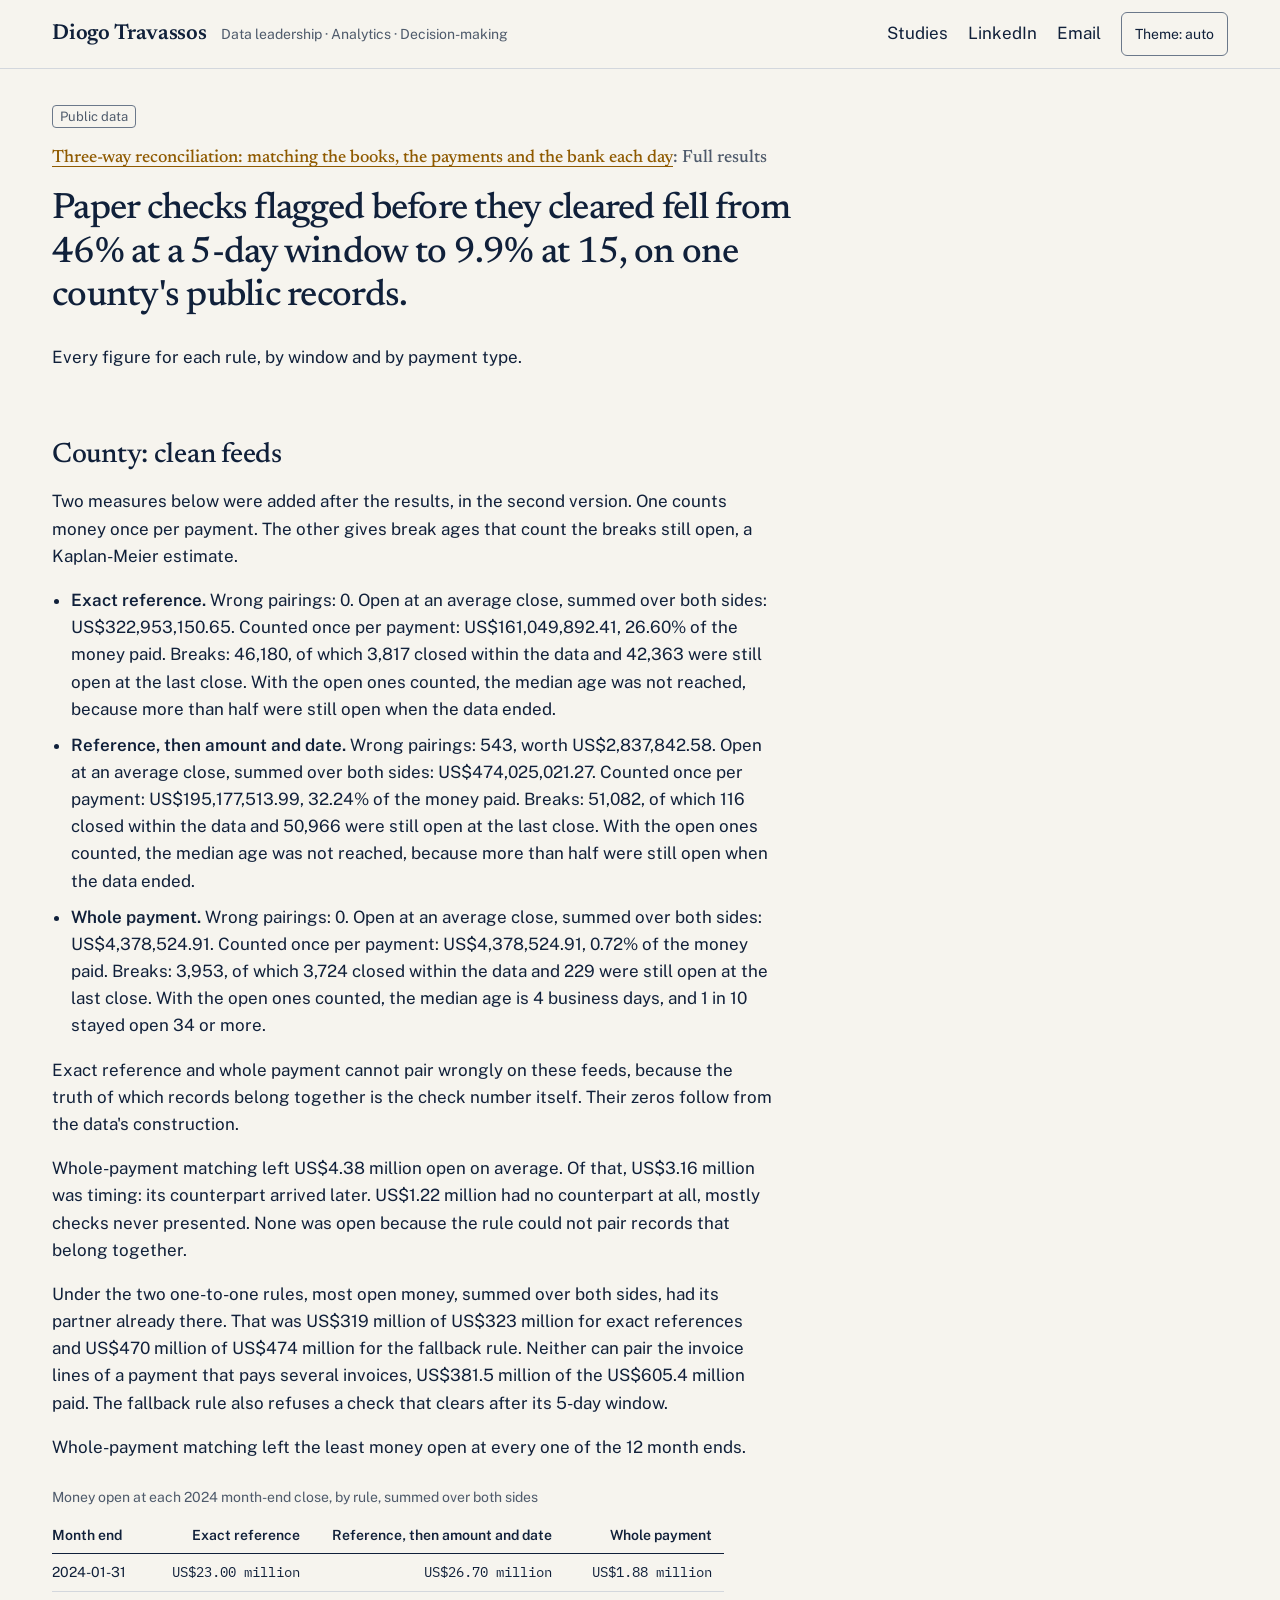
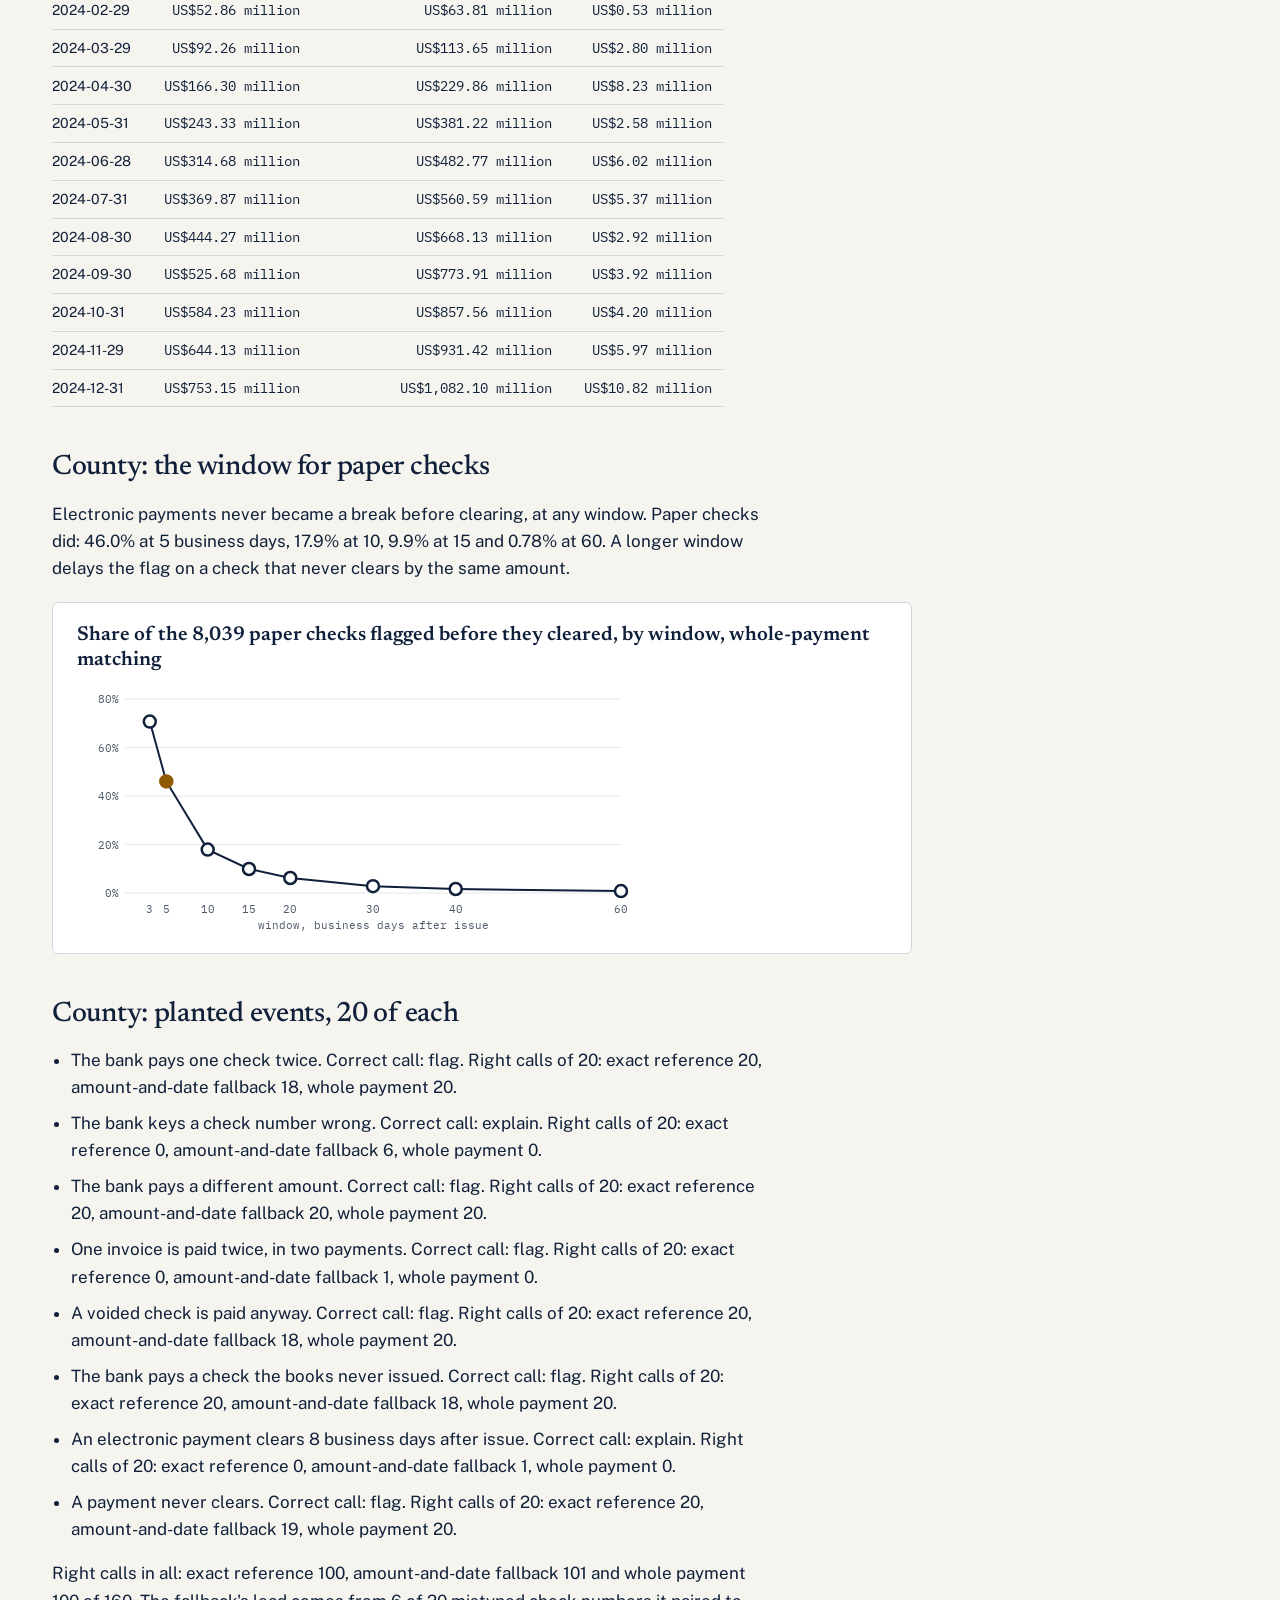
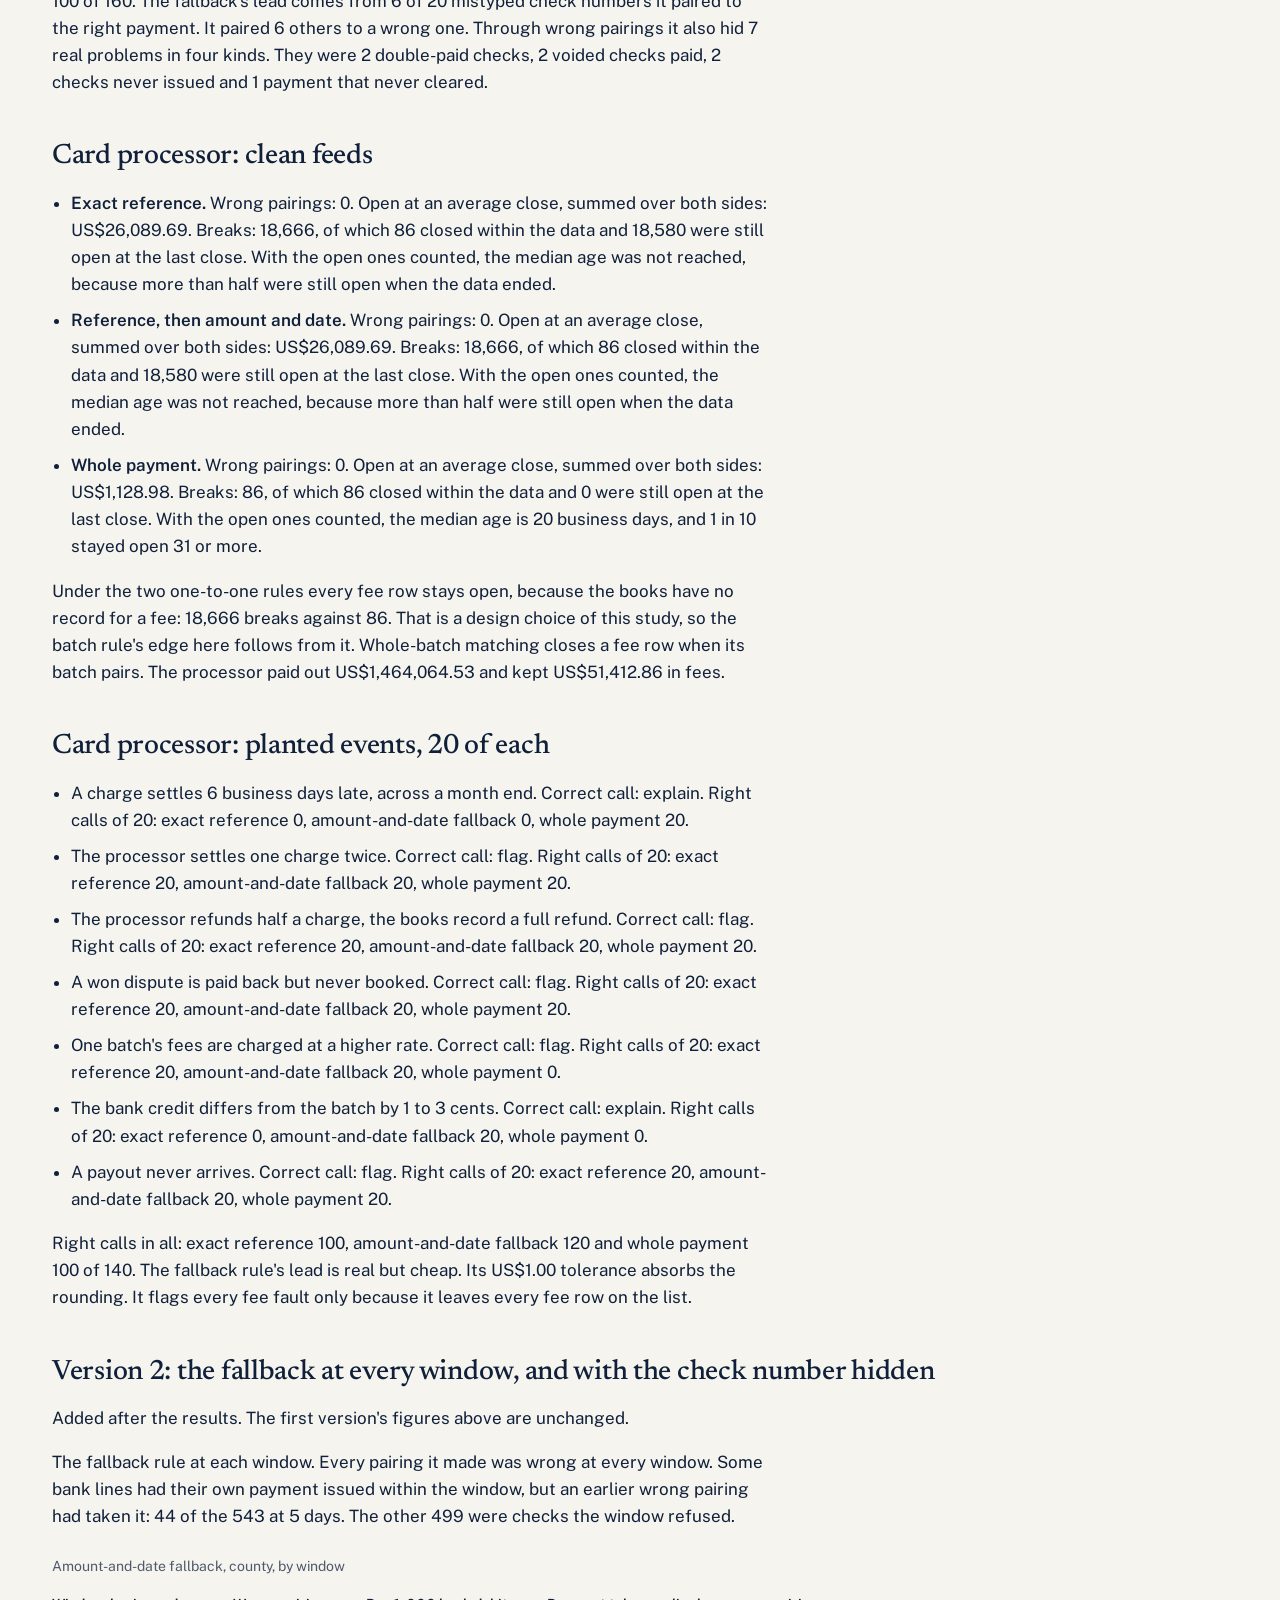
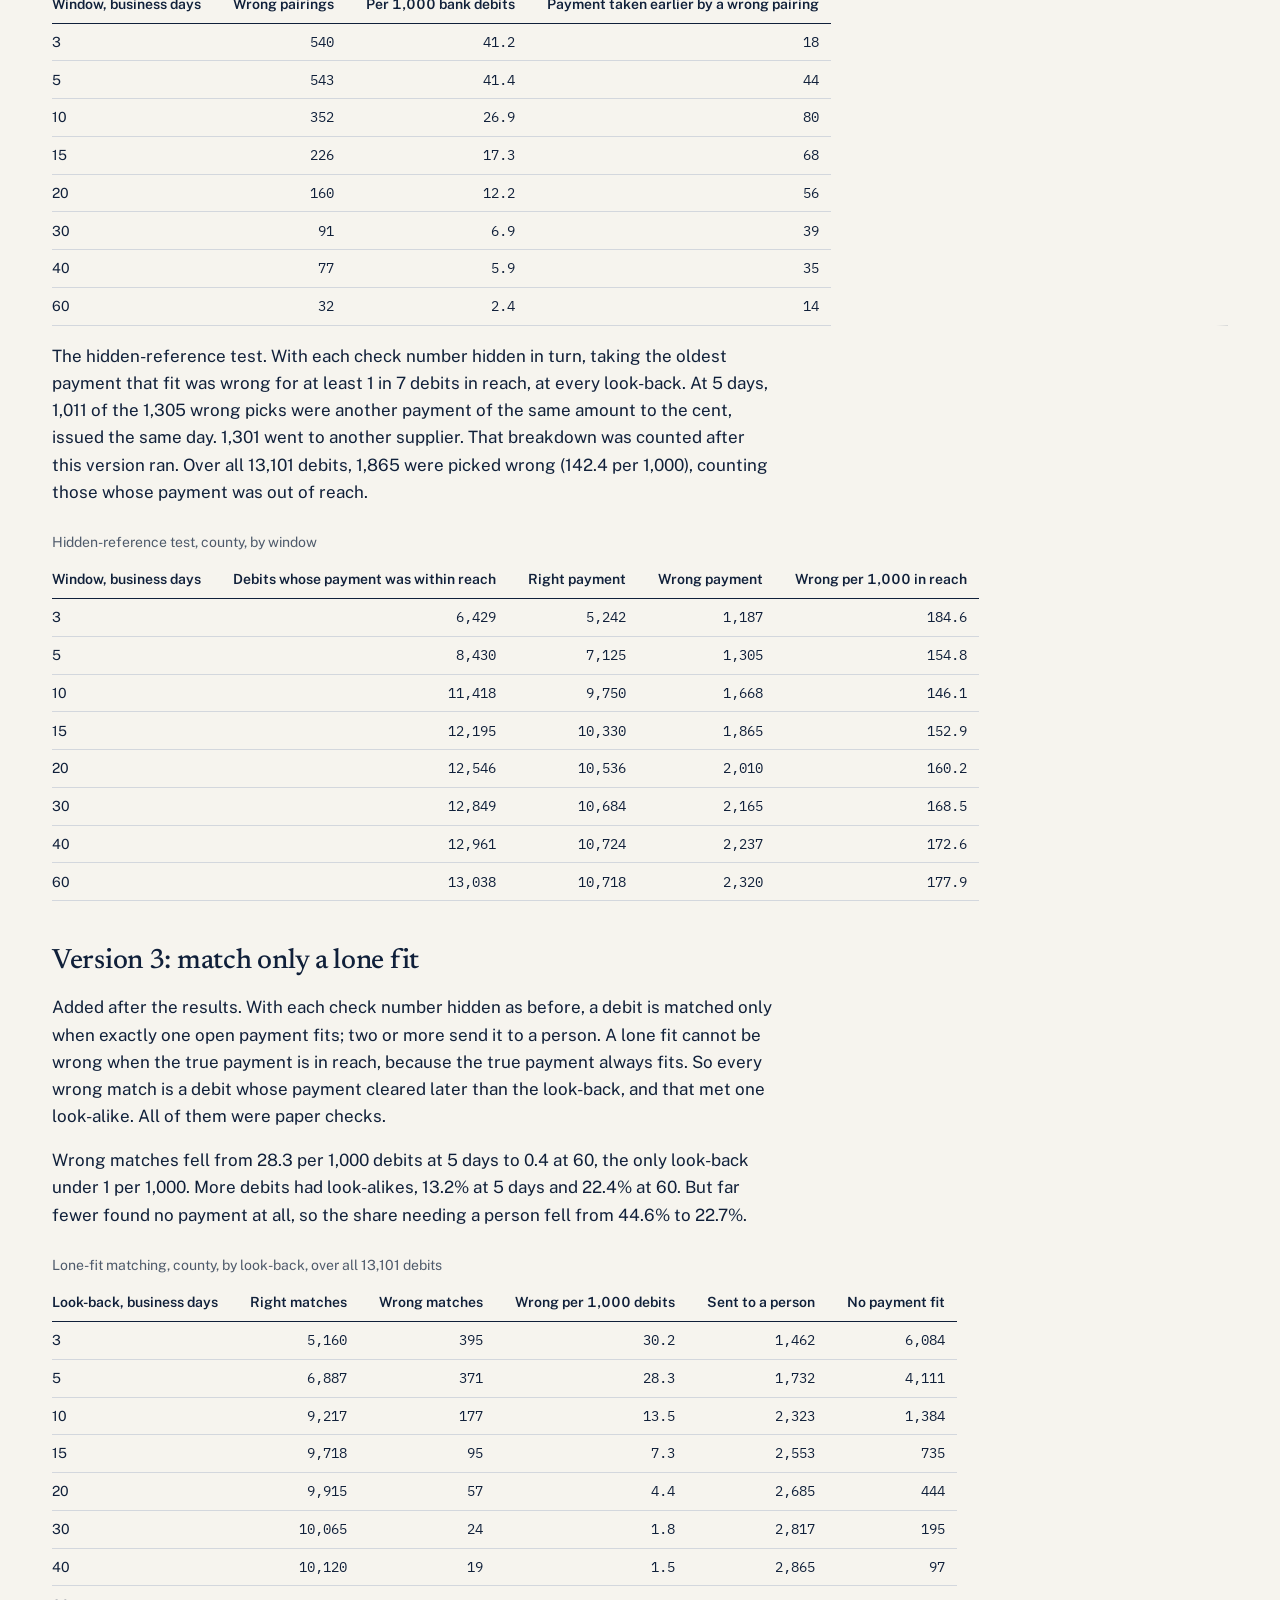
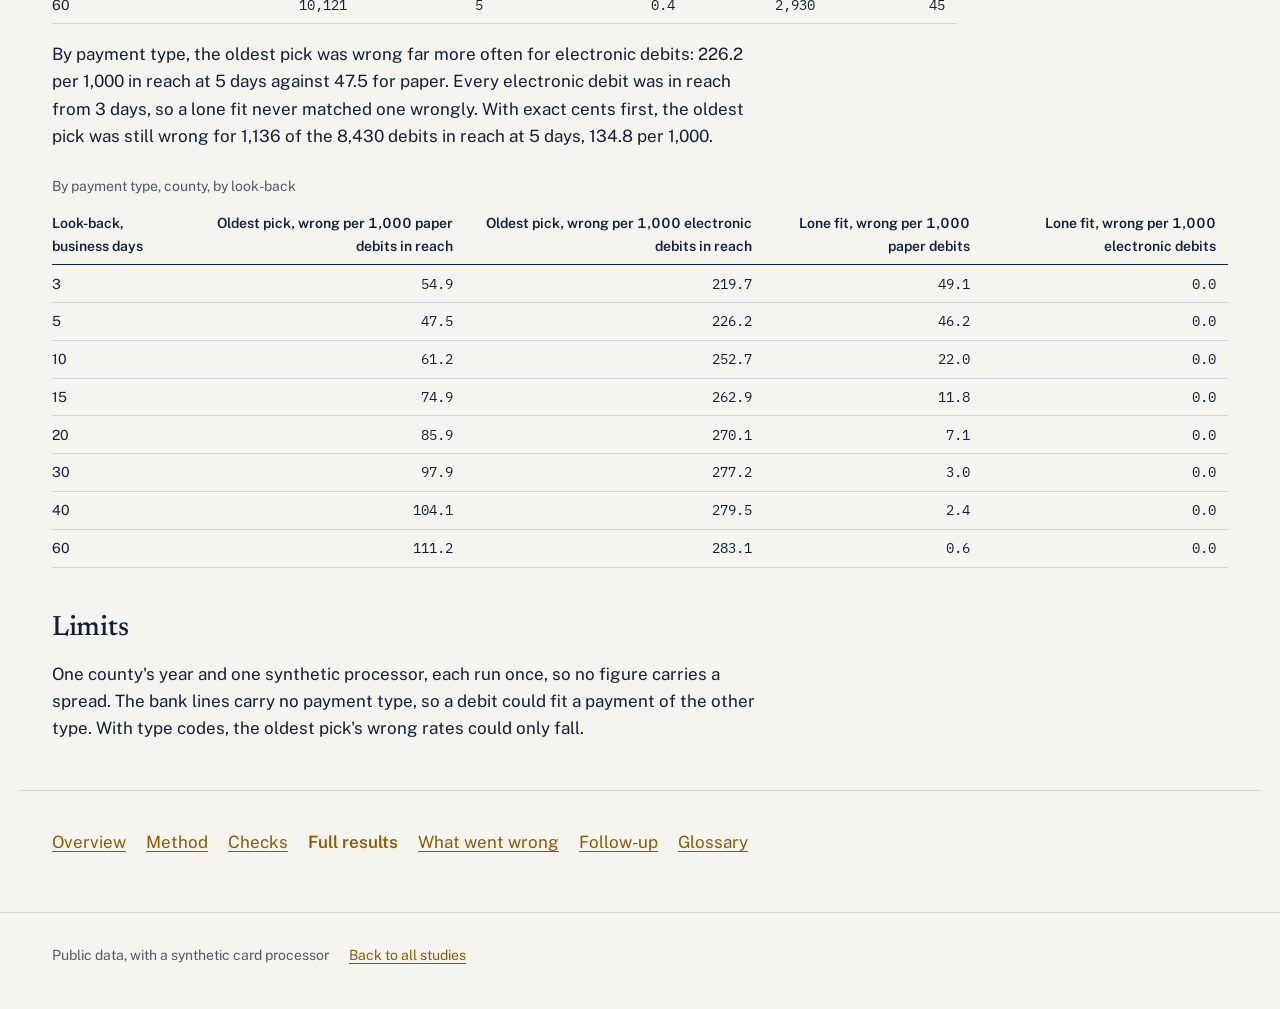
<file: results.html>
<!doctype html><html lang="en"><head><meta charset="utf-8"><meta name="viewport" content="width=device-width,initial-scale=1"><meta name="color-scheme" content="light dark"><meta name="robots" content="noindex"><meta name="description" content="Every figure of the three-way reconciliation study, per rule: wrong pairings, money open at each close, break age, window sweep and planted events."><title>Full results: Three-way reconciliation: matching the books, the payments and the bank each day</title><link rel="icon" href="data:,"><link rel="preload" href="vendor/viz-design-system/assets/fonts/newsreader-latin-500-normal.woff2" as="font" type="font/woff2" crossorigin><link rel="preload" href="vendor/viz-design-system/assets/fonts/public-sans-latin-400-normal.woff2" as="font" type="font/woff2" crossorigin><link rel="preload" href="vendor/viz-design-system/assets/fonts/public-sans-latin-600-normal.woff2" as="font" type="font/woff2" crossorigin><link rel="stylesheet" href="vendor/viz-design-system/tokens.css"><link rel="stylesheet" href="vendor/viz-design-system/kit/kit.css"><link rel="stylesheet" href="vendor/viz-design-system/kit/takeaway.css"><link rel="stylesheet" href="vendor/viz-design-system/kit/wayfinding.css"><style>.table-scroll{position:relative;overflow-x:auto}
main h2{font-size:var(--viz-type-section);font-weight:500;line-height:1.15;letter-spacing:-.01em;margin:0 0 .75rem}
main h3{font-size:1.15rem;font-weight:600;margin:1.75rem 0 .4rem}
p,ul.notes,ol.notes{max-width:72ch}
.block{margin-top:2.75rem}
ul.notes,ol.notes{padding-left:1.2rem}
ul.notes li,ol.notes li{margin:.55rem 0}
table.data{width:auto;min-width:min(100%,32rem)}
table.data th,table.data td{vertical-align:baseline}
table.data th[scope=row]{font-weight:400}
table.data thead th.num{font-family:var(--viz-font-body);font-weight:600}
table.data td.num,table.data th.num{padding-left:1.25rem}
table.data td.num{white-space:nowrap}
dl.glossary{display:grid;grid-template-columns:max-content 1fr;gap:.35rem 1rem;max-width:72ch;margin:1rem 0 0}
dl.glossary dt{font-weight:600}
dl.glossary dd{margin:0}
.links{display:flex;flex-wrap:wrap;gap:.25rem 1.25rem}
.links a{min-height:44px;display:inline-flex;align-items:center}
.links a[aria-current=page]{font-weight:600;text-decoration:none}
.study-pages{margin-top:3rem;border-top:1px solid var(--viz-rule);padding-top:.75rem}
#takeaway{max-width:860px;margin-top:1.25rem}
#takeaway svg{display:block;width:100%;max-width:520px;height:auto}
#takeaway svg .lab,#takeaway svg .val{font-size:15px}
svg .hit{fill:transparent}
.tk-bars .tk-mark{fill:var(--viz-muted)}
.tk-bars .tk-mark.tk-key{fill:var(--viz-highlight)}
.tk-bars .lab.key{font-weight:600}
svg .lab{font:13px var(--viz-font-body);fill:var(--viz-foreground)}
svg .val{font:13px var(--viz-font-figures);fill:var(--viz-foreground)}
svg .muted,svg tspan.muted{fill:var(--viz-muted)}
svg .tick{font:11px var(--viz-font-figures);fill:var(--viz-muted)}
svg .grid{stroke:var(--viz-grid);stroke-width:1}
#sweep-fig{max-width:860px;margin:1.25rem 0 0}
svg.sweep{display:block;width:100%;max-width:560px;height:auto}
svg.sweep .ser{fill:none;stroke:var(--viz-foreground);stroke-width:2}
svg.sweep .mk{fill:var(--viz-surface);stroke:var(--viz-foreground);stroke-width:2.5}
svg.sweep .is-key .mk{fill:var(--viz-highlight);stroke:var(--viz-highlight)}
svg .pt{cursor:pointer}
svg .pt:focus{outline:none}
svg .pt:focus .mk,svg .pt:hover .mk{stroke-width:3.5}
svg .pt:hover .tk-mark,svg .pt:focus .tk-mark{stroke:var(--viz-foreground);stroke-width:1.5}
@media(max-width:759px){dl.glossary{grid-template-columns:1fr}
dl.glossary dd{margin-bottom:.5rem}}
pre.prompt{max-width:80ch;margin:0;padding:.75rem;border:1px solid var(--viz-rule);border-radius:4px;background:var(--viz-background);font:13px/1.5 var(--viz-font-figures);white-space:pre-wrap;overflow-wrap:anywhere}
#hero-title{font-size:clamp(1.5rem,1.1rem + 1.5vw,2.3rem);line-height:1.18;max-width:34ch}
.hero-call{font-size:1.15rem;font-weight:600;margin:.6rem 0 0;max-width:60ch}
.hero .limitation{max-width:72ch;margin:.9rem 0 0;font-size:var(--viz-type-small)}
.hero-lead{max-width:60ch;margin:.6rem 0 0}
#takeaway .limitation{max-width:72ch;margin:.75rem 0 0;font-size:var(--viz-type-small)}
</style><script src="vendor/viz-design-system/kit/kit.js"></script><script src="vendor/viz-design-system/kit/takeaway.js"></script><script src="vendor/viz-design-system/kit/wayfinding.js" defer></script></head><body><a class="kit-skip" href="#main">Skip to content</a><header class="site"><div class="kit-wrap site-row"><p class="site-id"><a class="site-name" href="../">Diogo Travassos</a><span class="site-role">Data leadership · Analytics · Decision-making</span></p><nav aria-label="Site"><a href="../#studies">Studies</a><a href="https://www.linkedin.com/in/diogo-travassos/">LinkedIn</a><a href="mailto:hello@diogotravassos.dev">Email</a><button class="theme-toggle" type="button" data-theme-toggle>Theme: auto</button></nav></div></header><main id="main"><section class="hero kit-wrap" aria-labelledby="hero-title"><p class="hero-tags"><span class="tag tag-data">Public data</span></p><p class="hero-piece"><a href="index.html">Three-way reconciliation: matching the books, the payments and the bank each day</a>: Full results</p><h1 id="hero-title">Paper checks flagged before they cleared fell from 46% at a 5-day window to 9.9% at 15, on one county&#x27;s public records.</h1><p class="hero-lead">Every figure for each rule, by window and by payment type.</p></section><section id="county" class="block kit-wrap" aria-labelledby="county-title"><h2 id="county-title">County: clean feeds</h2><p>Two measures below were added after the results, in the second version. One counts money once per payment. The other gives break ages that count the breaks still open, a Kaplan-Meier estimate.</p><ul class="notes"><li><strong>Exact reference.</strong> Wrong pairings: 0. Open at an average close, summed over both sides: US$322,953,150.65. Counted once per payment: US$161,049,892.41, 26.60% of the money paid. Breaks: 46,180, of which 3,817 closed within the data and 42,363 were still open at the last close. With the open ones counted, the median age was not reached, because more than half were still open when the data ended.</li><li><strong>Reference, then amount and date.</strong> Wrong pairings: 543, worth US$2,837,842.58. Open at an average close, summed over both sides: US$474,025,021.27. Counted once per payment: US$195,177,513.99, 32.24% of the money paid. Breaks: 51,082, of which 116 closed within the data and 50,966 were still open at the last close. With the open ones counted, the median age was not reached, because more than half were still open when the data ended.</li><li><strong>Whole payment.</strong> Wrong pairings: 0. Open at an average close, summed over both sides: US$4,378,524.91. Counted once per payment: US$4,378,524.91, 0.72% of the money paid. Breaks: 3,953, of which 3,724 closed within the data and 229 were still open at the last close. With the open ones counted, the median age is 4 business days, and 1 in 10 stayed open 34 or more.</li></ul><p>Exact reference and whole payment cannot pair wrongly on these feeds, because the truth of which records belong together is the check number itself. Their zeros follow from the data's construction.</p><p>Whole-payment matching left US$4.38 million open on average. Of that, US$3.16 million was timing: its counterpart arrived later. US$1.22 million had no counterpart at all, mostly checks never presented. None was open because the rule could not pair records that belong together.</p><p>Under the two one-to-one rules, most open money, summed over both sides, had its partner already there. That was US$319 million of US$323 million for exact references and US$470 million of US$474 million for the fallback rule. Neither can pair the invoice lines of a payment that pays several invoices, US$381.5 million of the US$605.4 million paid. The fallback rule also refuses a check that clears after its 5-day window.</p><p>Whole-payment matching left the least money open at every one of the 12 month ends.</p><div class="table-scroll"><table class="data"><caption>Money open at each 2024 month-end close, by rule, summed over both sides</caption><thead><tr><th scope="col">Month end</th><th scope="col" class="num">Exact reference</th><th scope="col" class="num">Reference, then amount and date</th><th scope="col" class="num">Whole payment</th></tr></thead><tbody><tr><th scope="row">2024-01-31</th><td class="num">US$23.00 million</td><td class="num">US$26.70 million</td><td class="num">US$1.88 million</td></tr><tr><th scope="row">2024-02-29</th><td class="num">US$52.86 million</td><td class="num">US$63.81 million</td><td class="num">US$0.53 million</td></tr><tr><th scope="row">2024-03-29</th><td class="num">US$92.26 million</td><td class="num">US$113.65 million</td><td class="num">US$2.80 million</td></tr><tr><th scope="row">2024-04-30</th><td class="num">US$166.30 million</td><td class="num">US$229.86 million</td><td class="num">US$8.23 million</td></tr><tr><th scope="row">2024-05-31</th><td class="num">US$243.33 million</td><td class="num">US$381.22 million</td><td class="num">US$2.58 million</td></tr><tr><th scope="row">2024-06-28</th><td class="num">US$314.68 million</td><td class="num">US$482.77 million</td><td class="num">US$6.02 million</td></tr><tr><th scope="row">2024-07-31</th><td class="num">US$369.87 million</td><td class="num">US$560.59 million</td><td class="num">US$5.37 million</td></tr><tr><th scope="row">2024-08-30</th><td class="num">US$444.27 million</td><td class="num">US$668.13 million</td><td class="num">US$2.92 million</td></tr><tr><th scope="row">2024-09-30</th><td class="num">US$525.68 million</td><td class="num">US$773.91 million</td><td class="num">US$3.92 million</td></tr><tr><th scope="row">2024-10-31</th><td class="num">US$584.23 million</td><td class="num">US$857.56 million</td><td class="num">US$4.20 million</td></tr><tr><th scope="row">2024-11-29</th><td class="num">US$644.13 million</td><td class="num">US$931.42 million</td><td class="num">US$5.97 million</td></tr><tr><th scope="row">2024-12-31</th><td class="num">US$753.15 million</td><td class="num">US$1,082.10 million</td><td class="num">US$10.82 million</td></tr></tbody></table></div></section><section id="window" class="block kit-wrap" aria-labelledby="window-title"><h2 id="window-title">County: the window for paper checks</h2><p>Electronic payments never became a break before clearing, at any window. Paper checks did: 46.0% at 5 business days, 17.9% at 10, 9.9% at 15 and 0.78% at 60. A longer window delays the flag on a check that never clears by the same amount.</p><figure class="chart" id="sweep-fig"><figcaption>Share of the 8,039 paper checks flagged before they cleared, by window, whole-payment matching</figcaption><div class="chart-plot"><svg class="sweep" viewBox="0 0 560 250" role="img" aria-labelledby="sw-t" data-readout-default="Each point is one window. Point at it to read the share of paper checks flagged before they cleared and the delay to flag a check that never clears."><title id="sw-t">Paper checks flagged before clearing, by window</title><line class="grid" x1="48" x2="544" y1="210.0" y2="210.0"/><text class="tick" x="42" y="214.0" text-anchor="end">0%</text><line class="grid" x1="48" x2="544" y1="161.5" y2="161.5"/><text class="tick" x="42" y="165.5" text-anchor="end">20%</text><line class="grid" x1="48" x2="544" y1="113.0" y2="113.0"/><text class="tick" x="42" y="117.0" text-anchor="end">40%</text><line class="grid" x1="48" x2="544" y1="64.5" y2="64.5"/><text class="tick" x="42" y="68.5" text-anchor="end">60%</text><line class="grid" x1="48" x2="544" y1="16.0" y2="16.0"/><text class="tick" x="42" y="20.0" text-anchor="end">80%</text><polyline class="ser" points="72.8,38.6 89.3,98.4 130.7,166.6 172.0,186.0 213.3,195.0 296.0,203.2 378.7,206.0 544.0,208.1"/><g class="pt" tabindex="0" data-readout="Window of 3 business days: 5,681 of 8,039 paper checks (70.7%) flagged before they cleared; a check that never clears is flagged 4 business days after issue."><title>Window of 3 business days: 5,681 of 8,039 paper checks (70.7%) flagged before they cleared; a check that never clears is flagged 4 business days after issue.</title><circle class="mk" cx="72.8" cy="38.6" r="6"/><text class="tick" x="72.8" y="230" text-anchor="middle">3</text></g><g class="pt is-key" tabindex="0" data-readout="Window of 5 business days: 3,700 of 8,039 paper checks (46.0%) flagged before they cleared; a check that never clears is flagged 6 business days after issue."><title>Window of 5 business days: 3,700 of 8,039 paper checks (46.0%) flagged before they cleared; a check that never clears is flagged 6 business days after issue.</title><circle class="mk" cx="89.3" cy="98.4" r="6"/><text class="tick" x="89.3" y="230" text-anchor="middle">5</text></g><g class="pt" tabindex="0" data-readout="Window of 10 business days: 1,437 of 8,039 paper checks (17.9%) flagged before they cleared; a check that never clears is flagged 11 business days after issue."><title>Window of 10 business days: 1,437 of 8,039 paper checks (17.9%) flagged before they cleared; a check that never clears is flagged 11 business days after issue.</title><circle class="mk" cx="130.7" cy="166.6" r="6"/><text class="tick" x="130.7" y="230" text-anchor="middle">10</text></g><g class="pt" tabindex="0" data-readout="Window of 15 business days: 794 of 8,039 paper checks (9.9%) flagged before they cleared; a check that never clears is flagged 16 business days after issue."><title>Window of 15 business days: 794 of 8,039 paper checks (9.9%) flagged before they cleared; a check that never clears is flagged 16 business days after issue.</title><circle class="mk" cx="172.0" cy="186.0" r="6"/><text class="tick" x="172.0" y="230" text-anchor="middle">15</text></g><g class="pt" tabindex="0" data-readout="Window of 20 business days: 496 of 8,039 paper checks (6.2%) flagged before they cleared; a check that never clears is flagged 21 business days after issue."><title>Window of 20 business days: 496 of 8,039 paper checks (6.2%) flagged before they cleared; a check that never clears is flagged 21 business days after issue.</title><circle class="mk" cx="213.3" cy="195.0" r="6"/><text class="tick" x="213.3" y="230" text-anchor="middle">20</text></g><g class="pt" tabindex="0" data-readout="Window of 30 business days: 226 of 8,039 paper checks (2.8%) flagged before they cleared; a check that never clears is flagged 31 business days after issue."><title>Window of 30 business days: 226 of 8,039 paper checks (2.8%) flagged before they cleared; a check that never clears is flagged 31 business days after issue.</title><circle class="mk" cx="296.0" cy="203.2" r="6"/><text class="tick" x="296.0" y="230" text-anchor="middle">30</text></g><g class="pt" tabindex="0" data-readout="Window of 40 business days: 133 of 8,039 paper checks (1.7%) flagged before they cleared; a check that never clears is flagged 41 business days after issue."><title>Window of 40 business days: 133 of 8,039 paper checks (1.7%) flagged before they cleared; a check that never clears is flagged 41 business days after issue.</title><circle class="mk" cx="378.7" cy="206.0" r="6"/><text class="tick" x="378.7" y="230" text-anchor="middle">40</text></g><g class="pt" tabindex="0" data-readout="Window of 60 business days: 63 of 8,039 paper checks (0.8%) flagged before they cleared; a check that never clears is flagged 61 business days after issue."><title>Window of 60 business days: 63 of 8,039 paper checks (0.8%) flagged before they cleared; a check that never clears is flagged 61 business days after issue.</title><circle class="mk" cx="544.0" cy="208.1" r="6"/><text class="tick" x="544.0" y="230" text-anchor="middle">60</text></g><text class="tick" x="296.0" y="246" text-anchor="middle">window, business days after issue</text></svg></div></figure></section><section id="county-planted" class="block kit-wrap" aria-labelledby="county-planted-title"><h2 id="county-planted-title">County: planted events, 20 of each</h2><ul class="notes"><li>The bank pays one check twice. Correct call: flag. Right calls of 20: exact reference 20, amount-and-date fallback 18, whole payment 20.</li><li>The bank keys a check number wrong. Correct call: explain. Right calls of 20: exact reference 0, amount-and-date fallback 6, whole payment 0.</li><li>The bank pays a different amount. Correct call: flag. Right calls of 20: exact reference 20, amount-and-date fallback 20, whole payment 20.</li><li>One invoice is paid twice, in two payments. Correct call: flag. Right calls of 20: exact reference 0, amount-and-date fallback 1, whole payment 0.</li><li>A voided check is paid anyway. Correct call: flag. Right calls of 20: exact reference 20, amount-and-date fallback 18, whole payment 20.</li><li>The bank pays a check the books never issued. Correct call: flag. Right calls of 20: exact reference 20, amount-and-date fallback 18, whole payment 20.</li><li>An electronic payment clears 8 business days after issue. Correct call: explain. Right calls of 20: exact reference 0, amount-and-date fallback 1, whole payment 0.</li><li>A payment never clears. Correct call: flag. Right calls of 20: exact reference 20, amount-and-date fallback 19, whole payment 20.</li></ul><p>Right calls in all: exact reference 100, amount-and-date fallback 101 and whole payment 100 of 160. The fallback's lead comes from 6 of 20 mistyped check numbers it paired to the right payment. It paired 6 others to a wrong one. Through wrong pairings it also hid 7 real problems in four kinds. They were 2 double-paid checks, 2 voided checks paid, 2 checks never issued and 1 payment that never cleared.</p></section><section id="processor" class="block kit-wrap" aria-labelledby="processor-title"><h2 id="processor-title">Card processor: clean feeds</h2><ul class="notes"><li><strong>Exact reference.</strong> Wrong pairings: 0. Open at an average close, summed over both sides: US$26,089.69. Breaks: 18,666, of which 86 closed within the data and 18,580 were still open at the last close. With the open ones counted, the median age was not reached, because more than half were still open when the data ended.</li><li><strong>Reference, then amount and date.</strong> Wrong pairings: 0. Open at an average close, summed over both sides: US$26,089.69. Breaks: 18,666, of which 86 closed within the data and 18,580 were still open at the last close. With the open ones counted, the median age was not reached, because more than half were still open when the data ended.</li><li><strong>Whole payment.</strong> Wrong pairings: 0. Open at an average close, summed over both sides: US$1,128.98. Breaks: 86, of which 86 closed within the data and 0 were still open at the last close. With the open ones counted, the median age is 20 business days, and 1 in 10 stayed open 31 or more.</li></ul><p>Under the two one-to-one rules every fee row stays open, because the books have no record for a fee: 18,666 breaks against 86. That is a design choice of this study, so the batch rule's edge here follows from it. Whole-batch matching closes a fee row when its batch pairs. The processor paid out US$1,464,064.53 and kept US$51,412.86 in fees.</p></section><section id="processor-planted" class="block kit-wrap" aria-labelledby="processor-planted-title"><h2 id="processor-planted-title">Card processor: planted events, 20 of each</h2><ul class="notes"><li>A charge settles 6 business days late, across a month end. Correct call: explain. Right calls of 20: exact reference 0, amount-and-date fallback 0, whole payment 20.</li><li>The processor settles one charge twice. Correct call: flag. Right calls of 20: exact reference 20, amount-and-date fallback 20, whole payment 20.</li><li>The processor refunds half a charge, the books record a full refund. Correct call: flag. Right calls of 20: exact reference 20, amount-and-date fallback 20, whole payment 20.</li><li>A won dispute is paid back but never booked. Correct call: flag. Right calls of 20: exact reference 20, amount-and-date fallback 20, whole payment 20.</li><li>One batch's fees are charged at a higher rate. Correct call: flag. Right calls of 20: exact reference 20, amount-and-date fallback 20, whole payment 0.</li><li>The bank credit differs from the batch by 1 to 3 cents. Correct call: explain. Right calls of 20: exact reference 0, amount-and-date fallback 20, whole payment 0.</li><li>A payout never arrives. Correct call: flag. Right calls of 20: exact reference 20, amount-and-date fallback 20, whole payment 20.</li></ul><p>Right calls in all: exact reference 100, amount-and-date fallback 120 and whole payment 100 of 140. The fallback rule's lead is real but cheap. Its US$1.00 tolerance absorbs the rounding. It flags every fee fault only because it leaves every fee row on the list.</p></section><section id="version2" class="block kit-wrap" aria-labelledby="version2-title"><h2 id="version2-title">Version 2: the fallback at every window, and with the check number hidden</h2><p>Added after the results. The first version's figures above are unchanged.</p><p>The fallback rule at each window. Every pairing it made was wrong at every window. Some bank lines had their own payment issued within the window, but an earlier wrong pairing had taken it: 44 of the 543 at 5 days. The other 499 were checks the window refused.</p><div class="table-scroll"><table class="data"><caption>Amount-and-date fallback, county, by window</caption><thead><tr><th scope="col">Window, business days</th><th scope="col" class="num">Wrong pairings</th><th scope="col" class="num">Per 1,000 bank debits</th><th scope="col" class="num">Payment taken earlier by a wrong pairing</th></tr></thead><tbody><tr><th scope="row">3</th><td class="num">540</td><td class="num">41.2</td><td class="num">18</td></tr><tr><th scope="row">5</th><td class="num">543</td><td class="num">41.4</td><td class="num">44</td></tr><tr><th scope="row">10</th><td class="num">352</td><td class="num">26.9</td><td class="num">80</td></tr><tr><th scope="row">15</th><td class="num">226</td><td class="num">17.3</td><td class="num">68</td></tr><tr><th scope="row">20</th><td class="num">160</td><td class="num">12.2</td><td class="num">56</td></tr><tr><th scope="row">30</th><td class="num">91</td><td class="num">6.9</td><td class="num">39</td></tr><tr><th scope="row">40</th><td class="num">77</td><td class="num">5.9</td><td class="num">35</td></tr><tr><th scope="row">60</th><td class="num">32</td><td class="num">2.4</td><td class="num">14</td></tr></tbody></table></div><p>The hidden-reference test. With each check number hidden in turn, taking the oldest payment that fit was wrong for at least 1 in 7 debits in reach, at every look-back. At 5 days, 1,011 of the 1,305 wrong picks were another payment of the same amount to the cent, issued the same day. 1,301 went to another supplier. That breakdown was counted after this version ran. Over all 13,101 debits, 1,865 were picked wrong (142.4 per 1,000), counting those whose payment was out of reach.</p><div class="table-scroll"><table class="data"><caption>Hidden-reference test, county, by window</caption><thead><tr><th scope="col">Window, business days</th><th scope="col" class="num">Debits whose payment was within reach</th><th scope="col" class="num">Right payment</th><th scope="col" class="num">Wrong payment</th><th scope="col" class="num">Wrong per 1,000 in reach</th></tr></thead><tbody><tr><th scope="row">3</th><td class="num">6,429</td><td class="num">5,242</td><td class="num">1,187</td><td class="num">184.6</td></tr><tr><th scope="row">5</th><td class="num">8,430</td><td class="num">7,125</td><td class="num">1,305</td><td class="num">154.8</td></tr><tr><th scope="row">10</th><td class="num">11,418</td><td class="num">9,750</td><td class="num">1,668</td><td class="num">146.1</td></tr><tr><th scope="row">15</th><td class="num">12,195</td><td class="num">10,330</td><td class="num">1,865</td><td class="num">152.9</td></tr><tr><th scope="row">20</th><td class="num">12,546</td><td class="num">10,536</td><td class="num">2,010</td><td class="num">160.2</td></tr><tr><th scope="row">30</th><td class="num">12,849</td><td class="num">10,684</td><td class="num">2,165</td><td class="num">168.5</td></tr><tr><th scope="row">40</th><td class="num">12,961</td><td class="num">10,724</td><td class="num">2,237</td><td class="num">172.6</td></tr><tr><th scope="row">60</th><td class="num">13,038</td><td class="num">10,718</td><td class="num">2,320</td><td class="num">177.9</td></tr></tbody></table></div></section><section id="version3" class="block kit-wrap" aria-labelledby="version3-title"><h2 id="version3-title">Version 3: match only a lone fit</h2><p>Added after the results. With each check number hidden as before, a debit is matched only when exactly one open payment fits; two or more send it to a person. A lone fit cannot be wrong when the true payment is in reach, because the true payment always fits. So every wrong match is a debit whose payment cleared later than the look-back, and that met one look-alike. All of them were paper checks.</p><p>Wrong matches fell from 28.3 per 1,000 debits at 5 days to 0.4 at 60, the only look-back under 1 per 1,000. More debits had look-alikes, 13.2% at 5 days and 22.4% at 60. But far fewer found no payment at all, so the share needing a person fell from 44.6% to 22.7%.</p><div class="table-scroll"><table class="data"><caption>Lone-fit matching, county, by look-back, over all 13,101 debits</caption><thead><tr><th scope="col">Look-back, business days</th><th scope="col" class="num">Right matches</th><th scope="col" class="num">Wrong matches</th><th scope="col" class="num">Wrong per 1,000 debits</th><th scope="col" class="num">Sent to a person</th><th scope="col" class="num">No payment fit</th></tr></thead><tbody><tr><th scope="row">3</th><td class="num">5,160</td><td class="num">395</td><td class="num">30.2</td><td class="num">1,462</td><td class="num">6,084</td></tr><tr><th scope="row">5</th><td class="num">6,887</td><td class="num">371</td><td class="num">28.3</td><td class="num">1,732</td><td class="num">4,111</td></tr><tr><th scope="row">10</th><td class="num">9,217</td><td class="num">177</td><td class="num">13.5</td><td class="num">2,323</td><td class="num">1,384</td></tr><tr><th scope="row">15</th><td class="num">9,718</td><td class="num">95</td><td class="num">7.3</td><td class="num">2,553</td><td class="num">735</td></tr><tr><th scope="row">20</th><td class="num">9,915</td><td class="num">57</td><td class="num">4.4</td><td class="num">2,685</td><td class="num">444</td></tr><tr><th scope="row">30</th><td class="num">10,065</td><td class="num">24</td><td class="num">1.8</td><td class="num">2,817</td><td class="num">195</td></tr><tr><th scope="row">40</th><td class="num">10,120</td><td class="num">19</td><td class="num">1.5</td><td class="num">2,865</td><td class="num">97</td></tr><tr><th scope="row">60</th><td class="num">10,121</td><td class="num">5</td><td class="num">0.4</td><td class="num">2,930</td><td class="num">45</td></tr></tbody></table></div><p>By payment type, the oldest pick was wrong far more often for electronic debits: 226.2 per 1,000 in reach at 5 days against 47.5 for paper. Every electronic debit was in reach from 3 days, so a lone fit never matched one wrongly. With exact cents first, the oldest pick was still wrong for 1,136 of the 8,430 debits in reach at 5 days, 134.8 per 1,000.</p><div class="table-scroll"><table class="data"><caption>By payment type, county, by look-back</caption><thead><tr><th scope="col">Look-back, business days</th><th scope="col" class="num">Oldest pick, wrong per 1,000 paper debits in reach</th><th scope="col" class="num">Oldest pick, wrong per 1,000 electronic debits in reach</th><th scope="col" class="num">Lone fit, wrong per 1,000 paper debits</th><th scope="col" class="num">Lone fit, wrong per 1,000 electronic debits</th></tr></thead><tbody><tr><th scope="row">3</th><td class="num">54.9</td><td class="num">219.7</td><td class="num">49.1</td><td class="num">0.0</td></tr><tr><th scope="row">5</th><td class="num">47.5</td><td class="num">226.2</td><td class="num">46.2</td><td class="num">0.0</td></tr><tr><th scope="row">10</th><td class="num">61.2</td><td class="num">252.7</td><td class="num">22.0</td><td class="num">0.0</td></tr><tr><th scope="row">15</th><td class="num">74.9</td><td class="num">262.9</td><td class="num">11.8</td><td class="num">0.0</td></tr><tr><th scope="row">20</th><td class="num">85.9</td><td class="num">270.1</td><td class="num">7.1</td><td class="num">0.0</td></tr><tr><th scope="row">30</th><td class="num">97.9</td><td class="num">277.2</td><td class="num">3.0</td><td class="num">0.0</td></tr><tr><th scope="row">40</th><td class="num">104.1</td><td class="num">279.5</td><td class="num">2.4</td><td class="num">0.0</td></tr><tr><th scope="row">60</th><td class="num">111.2</td><td class="num">283.1</td><td class="num">0.6</td><td class="num">0.0</td></tr></tbody></table></div></section><section id="limits" class="block kit-wrap" aria-labelledby="limits-title"><h2 id="limits-title">Limits</h2><p>One county&#x27;s year and one synthetic processor, each run once, so no figure carries a spread. The bank lines carry no payment type, so a debit could fit a payment of the other type. With type codes, the oldest pick&#x27;s wrong rates could only fall.</p></section><nav class="study-pages kit-wrap" aria-label="Study pages"><p class="links"><a href="index.html">Overview</a><a href="method.html">Method</a><a href="checks.html">Checks</a><a href="results.html" aria-current="page">Full results</a><a href="what-went-wrong.html">What went wrong</a><a href="follow-up.html">Follow-up</a><a href="glossary.html">Glossary</a></p></nav></main><footer class="site"><div class="kit-wrap"><p><span>Public data, with a synthetic card processor</span><a href="../#studies">Back to all studies</a></p></div></footer></body></html>
</file>
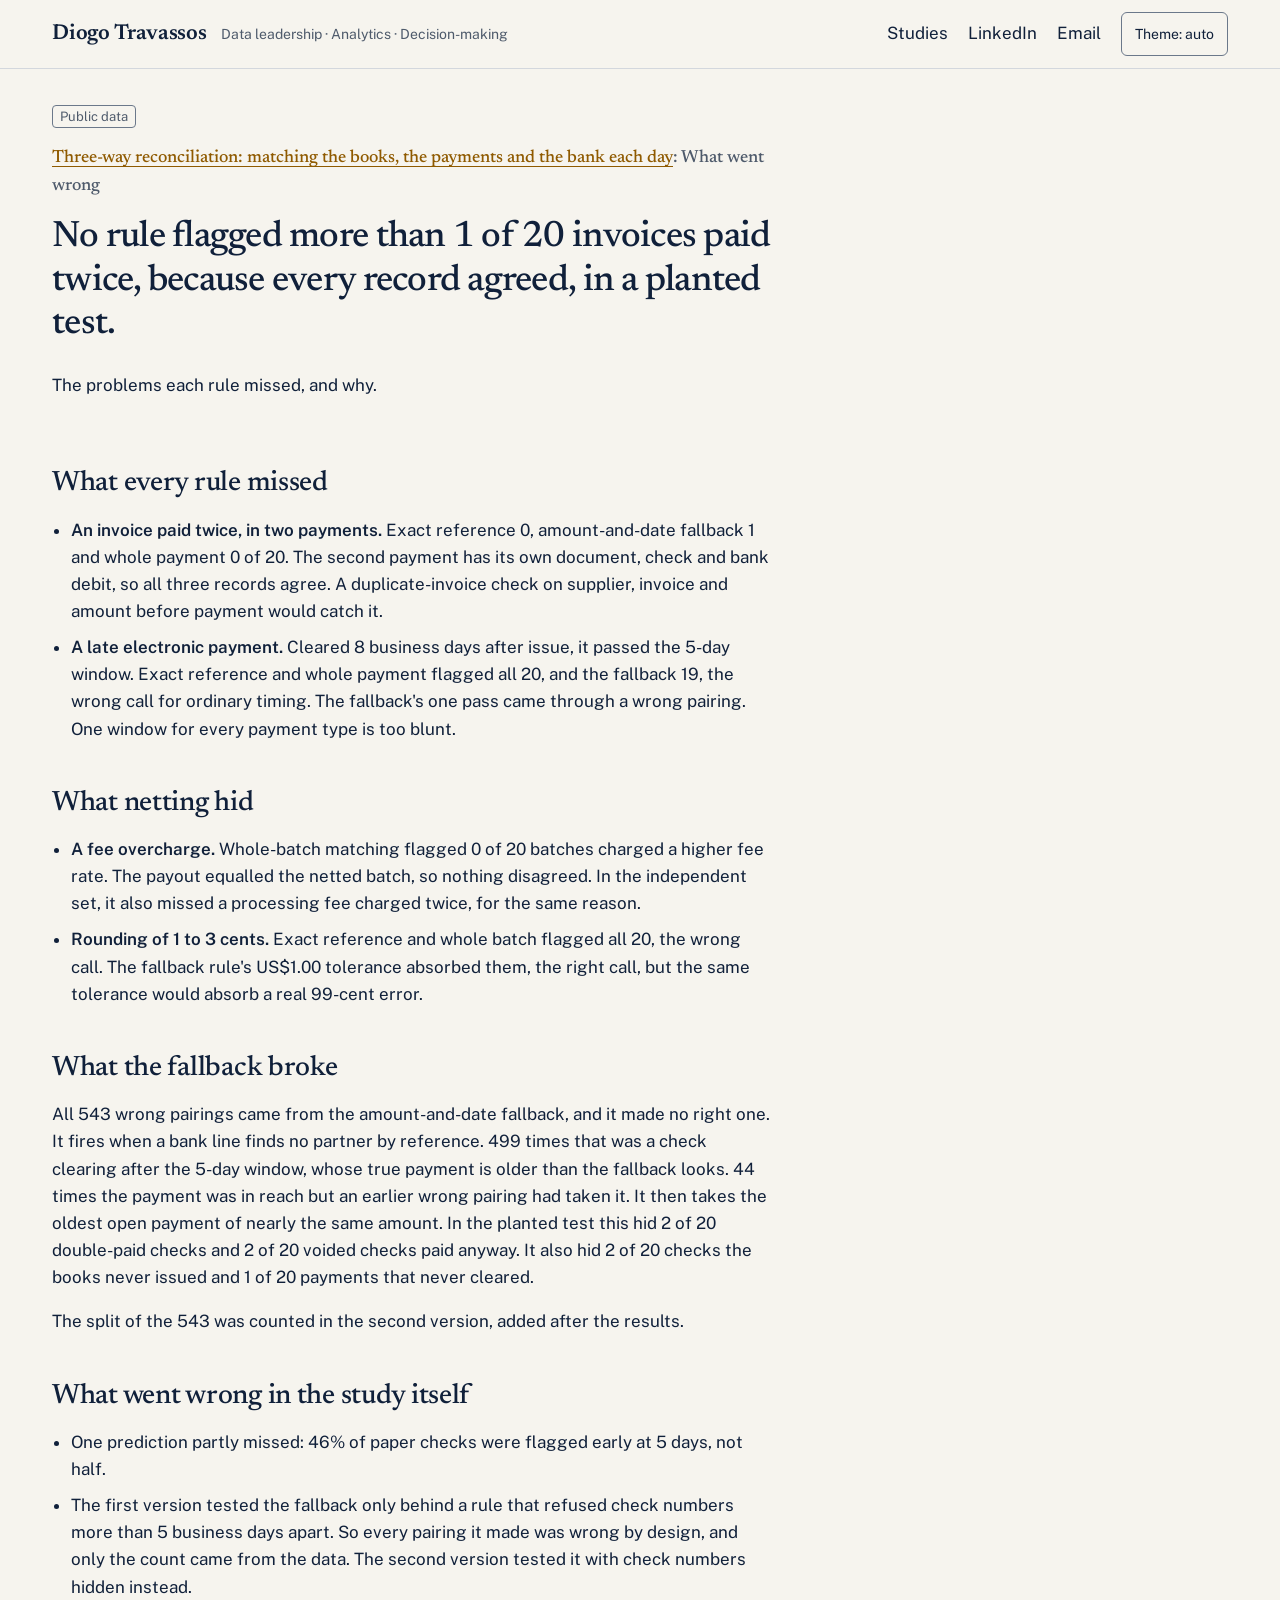
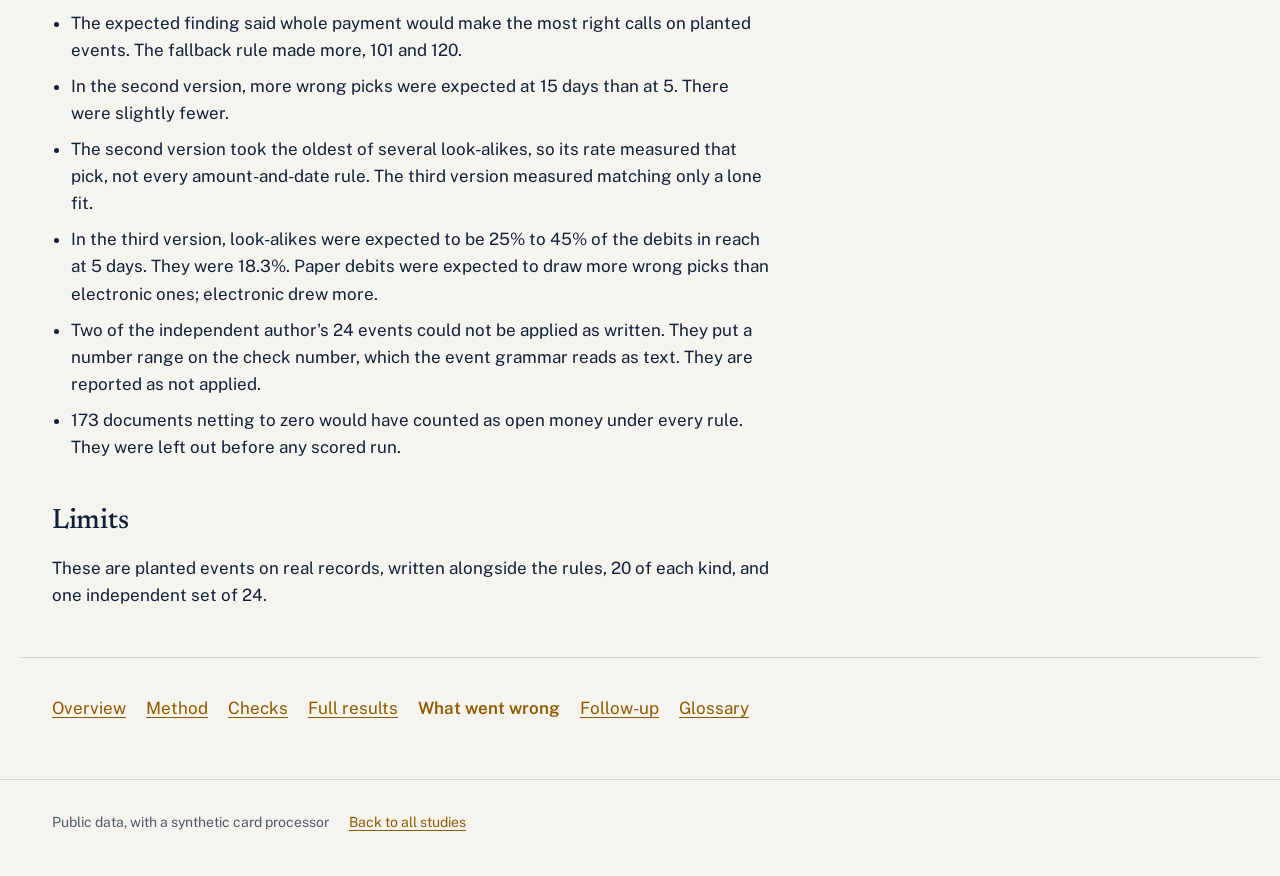
<file: what-went-wrong.html>
<!doctype html><html lang="en"><head><meta charset="utf-8"><meta name="viewport" content="width=device-width,initial-scale=1"><meta name="color-scheme" content="light dark"><meta name="robots" content="noindex"><meta name="description" content="What the matching rules missed in the three-way reconciliation study, and what went wrong in the study itself."><title>What went wrong: Three-way reconciliation: matching the books, the payments and the bank each day</title><link rel="icon" href="data:,"><link rel="preload" href="vendor/viz-design-system/assets/fonts/newsreader-latin-500-normal.woff2" as="font" type="font/woff2" crossorigin><link rel="preload" href="vendor/viz-design-system/assets/fonts/public-sans-latin-400-normal.woff2" as="font" type="font/woff2" crossorigin><link rel="preload" href="vendor/viz-design-system/assets/fonts/public-sans-latin-600-normal.woff2" as="font" type="font/woff2" crossorigin><link rel="stylesheet" href="vendor/viz-design-system/tokens.css"><link rel="stylesheet" href="vendor/viz-design-system/kit/kit.css"><link rel="stylesheet" href="vendor/viz-design-system/kit/takeaway.css"><link rel="stylesheet" href="vendor/viz-design-system/kit/wayfinding.css"><style>.table-scroll{position:relative;overflow-x:auto}
main h2{font-size:var(--viz-type-section);font-weight:500;line-height:1.15;letter-spacing:-.01em;margin:0 0 .75rem}
main h3{font-size:1.15rem;font-weight:600;margin:1.75rem 0 .4rem}
p,ul.notes,ol.notes{max-width:72ch}
.block{margin-top:2.75rem}
ul.notes,ol.notes{padding-left:1.2rem}
ul.notes li,ol.notes li{margin:.55rem 0}
table.data{width:auto;min-width:min(100%,32rem)}
table.data th,table.data td{vertical-align:baseline}
table.data th[scope=row]{font-weight:400}
table.data thead th.num{font-family:var(--viz-font-body);font-weight:600}
table.data td.num,table.data th.num{padding-left:1.25rem}
table.data td.num{white-space:nowrap}
dl.glossary{display:grid;grid-template-columns:max-content 1fr;gap:.35rem 1rem;max-width:72ch;margin:1rem 0 0}
dl.glossary dt{font-weight:600}
dl.glossary dd{margin:0}
.links{display:flex;flex-wrap:wrap;gap:.25rem 1.25rem}
.links a{min-height:44px;display:inline-flex;align-items:center}
.links a[aria-current=page]{font-weight:600;text-decoration:none}
.study-pages{margin-top:3rem;border-top:1px solid var(--viz-rule);padding-top:.75rem}
#takeaway{max-width:860px;margin-top:1.25rem}
#takeaway svg{display:block;width:100%;max-width:520px;height:auto}
#takeaway svg .lab,#takeaway svg .val{font-size:15px}
svg .hit{fill:transparent}
.tk-bars .tk-mark{fill:var(--viz-muted)}
.tk-bars .tk-mark.tk-key{fill:var(--viz-highlight)}
.tk-bars .lab.key{font-weight:600}
svg .lab{font:13px var(--viz-font-body);fill:var(--viz-foreground)}
svg .val{font:13px var(--viz-font-figures);fill:var(--viz-foreground)}
svg .muted,svg tspan.muted{fill:var(--viz-muted)}
svg .tick{font:11px var(--viz-font-figures);fill:var(--viz-muted)}
svg .grid{stroke:var(--viz-grid);stroke-width:1}
#sweep-fig{max-width:860px;margin:1.25rem 0 0}
svg.sweep{display:block;width:100%;max-width:560px;height:auto}
svg.sweep .ser{fill:none;stroke:var(--viz-foreground);stroke-width:2}
svg.sweep .mk{fill:var(--viz-surface);stroke:var(--viz-foreground);stroke-width:2.5}
svg.sweep .is-key .mk{fill:var(--viz-highlight);stroke:var(--viz-highlight)}
svg .pt{cursor:pointer}
svg .pt:focus{outline:none}
svg .pt:focus .mk,svg .pt:hover .mk{stroke-width:3.5}
svg .pt:hover .tk-mark,svg .pt:focus .tk-mark{stroke:var(--viz-foreground);stroke-width:1.5}
@media(max-width:759px){dl.glossary{grid-template-columns:1fr}
dl.glossary dd{margin-bottom:.5rem}}
pre.prompt{max-width:80ch;margin:0;padding:.75rem;border:1px solid var(--viz-rule);border-radius:4px;background:var(--viz-background);font:13px/1.5 var(--viz-font-figures);white-space:pre-wrap;overflow-wrap:anywhere}
#hero-title{font-size:clamp(1.5rem,1.1rem + 1.5vw,2.3rem);line-height:1.18;max-width:34ch}
.hero-call{font-size:1.15rem;font-weight:600;margin:.6rem 0 0;max-width:60ch}
.hero .limitation{max-width:72ch;margin:.9rem 0 0;font-size:var(--viz-type-small)}
.hero-lead{max-width:60ch;margin:.6rem 0 0}
#takeaway .limitation{max-width:72ch;margin:.75rem 0 0;font-size:var(--viz-type-small)}
</style><script src="vendor/viz-design-system/kit/kit.js"></script><script src="vendor/viz-design-system/kit/takeaway.js"></script><script src="vendor/viz-design-system/kit/wayfinding.js" defer></script></head><body><a class="kit-skip" href="#main">Skip to content</a><header class="site"><div class="kit-wrap site-row"><p class="site-id"><a class="site-name" href="../">Diogo Travassos</a><span class="site-role">Data leadership · Analytics · Decision-making</span></p><nav aria-label="Site"><a href="../#studies">Studies</a><a href="https://www.linkedin.com/in/diogo-travassos/">LinkedIn</a><a href="mailto:hello@diogotravassos.dev">Email</a><button class="theme-toggle" type="button" data-theme-toggle>Theme: auto</button></nav></div></header><main id="main"><section class="hero kit-wrap" aria-labelledby="hero-title"><p class="hero-tags"><span class="tag tag-data">Public data</span></p><p class="hero-piece"><a href="index.html">Three-way reconciliation: matching the books, the payments and the bank each day</a>: What went wrong</p><h1 id="hero-title">No rule flagged more than 1 of 20 invoices paid twice, because every record agreed, in a planted test.</h1><p class="hero-lead">The problems each rule missed, and why.</p></section><section id="missed" class="block kit-wrap" aria-labelledby="missed-title"><h2 id="missed-title">What every rule missed</h2><ul class="notes"><li><strong>An invoice paid twice, in two payments.</strong> Exact reference 0, amount-and-date fallback 1 and whole payment 0 of 20. The second payment has its own document, check and bank debit, so all three records agree. A duplicate-invoice check on supplier, invoice and amount before payment would catch it.</li><li><strong>A late electronic payment.</strong> Cleared 8 business days after issue, it passed the 5-day window. Exact reference and whole payment flagged all 20, and the fallback 19, the wrong call for ordinary timing. The fallback's one pass came through a wrong pairing. One window for every payment type is too blunt.</li></ul></section><section id="netting" class="block kit-wrap" aria-labelledby="netting-title"><h2 id="netting-title">What netting hid</h2><ul class="notes"><li><strong>A fee overcharge.</strong> Whole-batch matching flagged 0 of 20 batches charged a higher fee rate. The payout equalled the netted batch, so nothing disagreed. In the independent set, it also missed a processing fee charged twice, for the same reason.</li><li><strong>Rounding of 1 to 3 cents.</strong> Exact reference and whole batch flagged all 20, the wrong call. The fallback rule's US$1.00 tolerance absorbed them, the right call, but the same tolerance would absorb a real 99-cent error.</li></ul></section><section id="fallback" class="block kit-wrap" aria-labelledby="fallback-title"><h2 id="fallback-title">What the fallback broke</h2><p>All 543 wrong pairings came from the amount-and-date fallback, and it made no right one. It fires when a bank line finds no partner by reference. 499 times that was a check clearing after the 5-day window, whose true payment is older than the fallback looks. 44 times the payment was in reach but an earlier wrong pairing had taken it. It then takes the oldest open payment of nearly the same amount. In the planted test this hid 2 of 20 double-paid checks and 2 of 20 voided checks paid anyway. It also hid 2 of 20 checks the books never issued and 1 of 20 payments that never cleared.</p><p>The split of the 543 was counted in the second version, added after the results.</p></section><section id="study" class="block kit-wrap" aria-labelledby="study-title"><h2 id="study-title">What went wrong in the study itself</h2><ul class="notes"><li>One prediction partly missed: 46% of paper checks were flagged early at 5 days, not half.</li><li>The first version tested the fallback only behind a rule that refused check numbers more than 5 business days apart. So every pairing it made was wrong by design, and only the count came from the data. The second version tested it with check numbers hidden instead.</li><li>The expected finding said whole payment would make the most right calls on planted events. The fallback rule made more, 101 and 120.</li><li>In the second version, more wrong picks were expected at 15 days than at 5. There were slightly fewer.</li><li>The second version took the oldest of several look-alikes, so its rate measured that pick, not every amount-and-date rule. The third version measured matching only a lone fit.</li><li>In the third version, look-alikes were expected to be 25% to 45% of the debits in reach at 5 days. They were 18.3%. Paper debits were expected to draw more wrong picks than electronic ones; electronic drew more.</li><li>Two of the independent author's 24 events could not be applied as written. They put a number range on the check number, which the event grammar reads as text. They are reported as not applied.</li><li>173 documents netting to zero would have counted as open money under every rule. They were left out before any scored run.</li></ul></section><section id="limits" class="block kit-wrap" aria-labelledby="limits-title"><h2 id="limits-title">Limits</h2><p>These are planted events on real records, written alongside the rules, 20 of each kind, and one independent set of 24.</p></section><nav class="study-pages kit-wrap" aria-label="Study pages"><p class="links"><a href="index.html">Overview</a><a href="method.html">Method</a><a href="checks.html">Checks</a><a href="results.html">Full results</a><a href="what-went-wrong.html" aria-current="page">What went wrong</a><a href="follow-up.html">Follow-up</a><a href="glossary.html">Glossary</a></p></nav></main><footer class="site"><div class="kit-wrap"><p><span>Public data, with a synthetic card processor</span><a href="../#studies">Back to all studies</a></p></div></footer></body></html>
</file>
<file: vendor/viz-design-system/tokens.css>
/* Generated from tokens.json 2.3.0. Edit the tokens, then regenerate. */
@font-face {font-family: "Newsreader"; src: url("assets/fonts/newsreader-latin-500-normal.woff2") format("woff2"); font-weight: 500; font-style: normal; font-display: swap;}
@font-face {font-family: "Newsreader"; src: url("assets/fonts/newsreader-latin-600-normal.woff2") format("woff2"); font-weight: 600; font-style: normal; font-display: swap;}
@font-face {font-family: "Public Sans"; src: url("assets/fonts/public-sans-latin-400-normal.woff2") format("woff2"); font-weight: 400; font-style: normal; font-display: swap;}
@font-face {font-family: "Public Sans"; src: url("assets/fonts/public-sans-latin-600-normal.woff2") format("woff2"); font-weight: 600; font-style: normal; font-display: swap;}
@font-face {font-family: "IBM Plex Mono"; src: url("assets/fonts/ibm-plex-mono-latin-400-normal.woff2") format("woff2"); font-weight: 400; font-style: normal; font-display: swap;}
@font-face {font-family: "IBM Plex Mono"; src: url("assets/fonts/ibm-plex-mono-latin-500-normal.woff2") format("woff2"); font-weight: 500; font-style: normal; font-display: swap;}
:root {
  color-scheme: light;
  --viz-background: #F6F4EE;
  --viz-surface: #FFFFFF;
  --viz-panel: #FFFFFF;
  --viz-foreground: #10203A;
  --viz-muted: #4E5A6B;
  --viz-border: #6B788A;
  --viz-rule: #D3D7DD;
  --viz-rule-strong: #10203A;
  --viz-grid: #E3E6EA;
  --viz-track: #E6E8EC;
  --viz-accent: #8F5A00;
  --viz-link: #8F5A00;
  --viz-focus: #8F5A00;
  --viz-highlight: #8F5A00;
  --viz-gain: #00574D;
  --viz-loss: #BF4632;
  --viz-bar: #6B788A;
  --viz-categorical-1: #0072B2;
  --viz-categorical-2: #D55E00;
  --viz-categorical-3: #009E73;
  --viz-categorical-4: #CC79A7;
  --viz-categorical-5: #E69F00;
  --viz-categorical-6: #56B4E9;
  --viz-sequential-1: #E4EEF4;
  --viz-sequential-2: #A9C9DC;
  --viz-sequential-3: #6DA3C1;
  --viz-sequential-4: #347DA5;
  --viz-sequential-5: #00577E;
  --viz-diverging-1: #BF4632;
  --viz-diverging-2: #D07D6B;
  --viz-diverging-3: #DCAFA2;
  --viz-diverging-4: #E2E0DA;
  --viz-diverging-5: #9DB1A8;
  --viz-diverging-6: #598379;
  --viz-diverging-7: #00574D;
  --viz-font-heading: "Newsreader", Georgia, serif;
  --viz-weight-heading: 500;
  --viz-font-body: "Public Sans", system-ui, sans-serif;
  --viz-weight-body: 400;
  --viz-font-figures: "IBM Plex Mono", ui-monospace, monospace;
  --viz-weight-figures: 500;
  --viz-space-1: 4px;
  --viz-space-2: 8px;
  --viz-space-3: 12px;
  --viz-space-4: 16px;
  --viz-space-5: 24px;
  --viz-space-6: 32px;
  --viz-space-7: 48px;
  --viz-space-8: 80px;
  --viz-chart-margin-top: 24px;
  --viz-chart-margin-right: 28px;
  --viz-chart-margin-bottom: 42px;
  --viz-chart-margin-left: 58px;
  --viz-type-body: 17px;
  --viz-type-small: 14px;
  --viz-type-label: 13px;
  --viz-type-title: 56px;
  --viz-type-section: 28px;
  --viz-type-kpi: 44px;
  --viz-type-thumb-figure: 38px;
  --viz-type-line-height: 1.6;
}
:root[data-theme="dark"] {
  color-scheme: dark;
  --viz-background: #0F1A2B;
  --viz-surface: #142238;
  --viz-panel: #182A44;
  --viz-foreground: #EEF0EA;
  --viz-muted: #A7B2C2;
  --viz-border: #7F8DA3;
  --viz-rule: #2B3C57;
  --viz-rule-strong: #EEF0EA;
  --viz-grid: #26364F;
  --viz-track: #22344F;
  --viz-accent: #F2B544;
  --viz-link: #F2B544;
  --viz-focus: #F2B544;
  --viz-highlight: #F2B544;
  --viz-gain: #5BCFBE;
  --viz-loss: #DB7663;
  --viz-bar: #7F8DA3;
  --viz-categorical-1: #56B4E9;
  --viz-categorical-2: #F2A356;
  --viz-categorical-3: #55C9A3;
  --viz-categorical-4: #E5A9CD;
  --viz-categorical-5: #F0D56B;
  --viz-categorical-6: #A4CEE4;
  --viz-sequential-1: #21445B;
  --viz-sequential-2: #306B8C;
  --viz-sequential-3: #4F92B7;
  --viz-sequential-4: #8DBED8;
  --viz-sequential-5: #D6EAF4;
  --viz-diverging-1: #DB7663;
  --viz-diverging-2: #9F6461;
  --viz-diverging-3: #65505B;
  --viz-diverging-4: #2B3A52;
  --viz-diverging-5: #3C6875;
  --viz-diverging-6: #4C9A99;
  --viz-diverging-7: #5BCFBE;
}
@media (prefers-color-scheme: dark) { :root:not([data-theme="light"]) {
  color-scheme: dark;
  --viz-background: #0F1A2B;
  --viz-surface: #142238;
  --viz-panel: #182A44;
  --viz-foreground: #EEF0EA;
  --viz-muted: #A7B2C2;
  --viz-border: #7F8DA3;
  --viz-rule: #2B3C57;
  --viz-rule-strong: #EEF0EA;
  --viz-grid: #26364F;
  --viz-track: #22344F;
  --viz-accent: #F2B544;
  --viz-link: #F2B544;
  --viz-focus: #F2B544;
  --viz-highlight: #F2B544;
  --viz-gain: #5BCFBE;
  --viz-loss: #DB7663;
  --viz-bar: #7F8DA3;
  --viz-categorical-1: #56B4E9;
  --viz-categorical-2: #F2A356;
  --viz-categorical-3: #55C9A3;
  --viz-categorical-4: #E5A9CD;
  --viz-categorical-5: #F0D56B;
  --viz-categorical-6: #A4CEE4;
  --viz-sequential-1: #21445B;
  --viz-sequential-2: #306B8C;
  --viz-sequential-3: #4F92B7;
  --viz-sequential-4: #8DBED8;
  --viz-sequential-5: #D6EAF4;
  --viz-diverging-1: #DB7663;
  --viz-diverging-2: #9F6461;
  --viz-diverging-3: #65505B;
  --viz-diverging-4: #2B3A52;
  --viz-diverging-5: #3C6875;
  --viz-diverging-6: #4C9A99;
  --viz-diverging-7: #5BCFBE;
}}
body {background: var(--viz-background); color: var(--viz-foreground); font-family: var(--viz-font-body); font-weight: var(--viz-weight-body); font-size: var(--viz-type-body); line-height: var(--viz-type-line-height);}
h1, h2, h3 {font-family: var(--viz-font-heading); font-weight: var(--viz-weight-heading); font-optical-sizing: auto;}
a {color: var(--viz-link); text-underline-offset: .18em;}
button, select, input {font: inherit;}
:focus-visible {outline: 3px solid var(--viz-focus); outline-offset: 3px;}
.num {font-family: var(--viz-font-figures); font-variant-numeric: tabular-nums lining-nums;}
.viz-banner {border-inline-start: 4px solid var(--viz-rule-strong); padding: var(--viz-space-3) var(--viz-space-4); background: var(--viz-surface);}
.viz-caption {font-size: var(--viz-type-body); font-weight: 600;}
.viz-source {color: var(--viz-muted); font-size: var(--viz-type-small);}
.viz-table-toggle summary {cursor: pointer; color: var(--viz-link); padding-block: var(--viz-space-3);}
.viz-annotation {font-family: var(--viz-font-body); font-size: var(--viz-type-small); fill: var(--viz-foreground);}
@media (prefers-reduced-motion: reduce) {html {scroll-behavior: auto;} .viz-animated {animation-duration: 0s; transition-duration: 0s;}}
</file>
<file: vendor/viz-design-system/kit/kit.css>
/* Page kit, release 2.0.0 with the 2.0.1, 2.0.3 and 2.0.4 patches, the 2.1.0 changes and the 2.1.1 patch. Load after tokens.css. Every colour comes from a token.
   Contracts: header.site, section.hero (table.kpis, p.limitation), aside.sim-banner,
   figure.chart, section.method, footer.site, the theme toggle and the thumbnail card.
   Optional hooks (2.0.4): .kit-rule (section rule in the content column), details.kit-disclosure (marked summary).
   2.1.0: display figures (.kpi-figure, .thumb-figure) use the text face with tabular lining figures;
   .table-scroll draws an edge shade only while its table overflows, and --kit-scroll-ground names the ground it sits on.
   2.1.1: figure.chart and section.hero lay out one shrinkable grid column (minmax(0, 1fr)), so an opened wide table
   scrolls inside its .table-scroll instead of widening the figure or the hero and the page. */

:root {--kit-max: 1240px; --kit-gutter: 16px;}
@media (min-width: 760px) {:root {--kit-gutter: 32px;}}
*, *::before, *::after {box-sizing: border-box;}
html {-webkit-text-size-adjust: 100%;}
body {margin: 0; overflow-wrap: break-word;}
.kit-wrap {width: 100%; max-width: var(--kit-max); margin-inline: auto; padding-inline: var(--kit-gutter);}
.visually-hidden {position: absolute !important; width: 1px; height: 1px; overflow: hidden; clip: rect(0 0 0 0); white-space: nowrap;}
.kit-skip {position: absolute; left: 1rem; top: -6rem; z-index: 10; padding: .75rem 1rem; background: var(--viz-surface); color: var(--viz-link);}
.kit-skip:focus {top: 1rem;}
a {text-decoration-thickness: 1px; text-underline-offset: .2em;}
a:hover {text-decoration-thickness: 2px;}

/* Display figures (2.1.0): KPI tiles, card figures and hero numbers use the text face with tabular lining
   figures, so a figure such as 38,000 reads as one word. The minus sign is U+2212 from kit/numfmt. */
.kpi-figure, .thumb-figure {font-family: var(--viz-font-body); font-variant-numeric: tabular-nums lining-nums;}
/* Table and code-like figures keep the mono figure font (table numerals, chart value labels). */
td.num, th.num, .chart-value, svg .value {font-family: var(--viz-font-figures); font-variant-numeric: tabular-nums lining-nums;}

/* Signed changes only: teal for a gain, coral for a loss. Headline and KPI figures stay ink. */
.text-gain {color: var(--viz-gain);}
.text-loss {color: var(--viz-loss);}
svg .text-gain {fill: var(--viz-gain);}
svg .text-loss {fill: var(--viz-loss);}

/* header.site */
header.site {border-bottom: 1px solid var(--viz-rule);}
header.site .site-row {display: flex; flex-wrap: wrap; align-items: center; justify-content: space-between; gap: .25rem 2rem; padding-block: .75rem; min-height: 64px;}
header.site .site-id {display: flex; flex-wrap: wrap; align-items: baseline; gap: .1rem .9rem; margin: 0;}
header.site .site-name {font-family: var(--viz-font-heading); font-optical-sizing: auto; font-size: 1.35rem; font-weight: 600; letter-spacing: -.01em; color: var(--viz-foreground); text-decoration: none;}
header.site .site-role {font-size: var(--viz-type-small); color: var(--viz-muted);}
header.site nav {display: flex; flex-wrap: wrap; align-items: center; gap: 0 1.25rem;}
header.site nav a {display: inline-flex; align-items: center; min-height: 44px; color: var(--viz-foreground); text-decoration: none;}
header.site nav a:hover {color: var(--viz-link); text-decoration: underline;}
.theme-toggle {font: inherit; font-size: var(--viz-type-small); color: var(--viz-foreground); background: transparent; border: 1px solid var(--viz-border); border-radius: 6px; padding: .35rem .8rem; min-height: 44px; cursor: pointer;}
.theme-toggle:hover {border-color: var(--viz-foreground);}
/* Phone: one row (name, four links, icon-sized theme control), about 65 px tall from 360 px up.
   Every control is 44 px tall; the role line shows from 760 px up; the toggle keeps its
   text as its accessible name ("Theme: auto") while only the half-filled disc is drawn.
   The name never shrinks below its text (flex-shrink 0) and keeps an 8 px gap to the first link;
   the nav bleeds 12 px into the right gutter, where the toggle's own 13 px of empty box sits,
   so the row fits at 360 px. Below 360 px there is no room for one row: the nav wraps under the name.
   Adjacent links read as separate items (2.0.4): each link keeps 5 px of side padding (6 px from
   390 px) and a 1 px divider sits on the boundary between two links, so link texts are 10 px or
   more apart with a divider between them. Under 390 px the short links (CV, Email) are narrower than
   44 px but at least 24 px wide (WCAG 2.2 target size, minimum); from 390 px every link is 44 px wide
   or more, and the toggle is 44 by 44 px at every width. */
@media (max-width: 759px) {
  header.site .site-row {flex-wrap: nowrap; padding-block: .25rem; gap: 0 .5rem; min-height: 64px;}
  header.site .site-id {flex: 0 0 auto;}
  header.site .site-name {font-size: .9375rem; white-space: nowrap;}
  header.site .site-role {display: none;}
  header.site nav {flex-wrap: nowrap; flex: 0 0 auto; gap: 0; margin-right: -12px;}
  header.site nav a {position: relative; min-width: 24px; justify-content: center; padding-inline: 5px; font-size: .75rem;}
  header.site nav a + a::before {content: ""; position: absolute; left: 0; top: 50%; width: 1px; height: 14px; margin-top: -7px; background: var(--viz-border);}
  header.site .theme-toggle {width: 44px; padding: 0; font-size: 0; display: inline-flex; align-items: center; justify-content: center;}
  header.site .theme-toggle::before {content: ""; width: 18px; height: 18px; border: 2px solid currentColor; border-radius: 50%; background: linear-gradient(90deg, currentColor 50%, transparent 50%);}
}
@media (min-width: 390px) and (max-width: 759px) {
  header.site nav a {min-width: 44px; padding-inline: 6px;}
}
@media (max-width: 359px) {
  header.site .site-row {flex-wrap: wrap; padding-block: .25rem 0;}
  header.site nav {margin-right: 0; margin-left: -12px;}
}

/* section.hero */
section.hero {display: grid; grid-template-columns: minmax(0, 1fr); gap: 1rem; padding-block: 2.25rem 1.5rem;}
section.hero .hero-tags {display: flex; flex-wrap: wrap; gap: .4rem; margin: 0; font-size: var(--viz-type-label);}
.tag {display: inline-block; padding: .05rem .45rem; border: 1px solid var(--viz-rule-strong); border-radius: 4px; color: var(--viz-foreground); line-height: 1.5;}
.tag.tag-data {border-color: var(--viz-border); color: var(--viz-muted);}
section.hero .hero-piece {margin: 0; font-family: var(--viz-font-heading); font-optical-sizing: auto; font-size: 1.1rem; font-weight: 500; color: var(--viz-muted);}
section.hero h1 {margin: 0; font-size: clamp(2.1rem, 4.4vw, 3.5rem); font-weight: 500; line-height: 1.06; letter-spacing: -.02em; max-width: 24ch;}
section.hero .hero-dek {margin: 0; font-size: 1.125rem; max-width: 46rem; color: var(--viz-foreground);}

/* table.kpis: ruled, up to four cells (label, figure, context line); the limitation is the last row. */
table.kpis {width: 100%; border-collapse: collapse; margin-top: .5rem; border-top: 2px solid var(--viz-rule-strong); background: var(--viz-surface);}
table.kpis td {vertical-align: top; padding: .9rem 1rem 1rem; border-bottom: 1px solid var(--viz-rule); text-align: left;}
table.kpis tbody td + td {border-left: 1px solid var(--viz-rule);}
table.kpis .kpi-label, table.kpis .kpi-figure, table.kpis .kpi-context {display: block;}
table.kpis .kpi-label {font-size: var(--viz-type-label); color: var(--viz-muted);}
table.kpis .kpi-figure {font-size: clamp(1.9rem, 3.4vw, var(--viz-type-kpi)); font-weight: 600; line-height: 1.1; letter-spacing: -.02em; color: var(--viz-foreground); margin-block: .2rem .15rem;}
table.kpis .kpi-context {font-size: var(--viz-type-label); color: var(--viz-muted);}
table.kpis tfoot td {border-bottom: 1px solid var(--viz-rule-strong); padding-block: .75rem;}
p.limitation {margin: 0; max-width: 60rem;}
p.limitation strong {font-weight: 600; margin-right: .4rem;}
@media (max-width: 759px) {
  table.kpis, table.kpis tbody, table.kpis tfoot {display: block;}
  table.kpis tbody tr {display: grid; grid-template-columns: repeat(2, minmax(0, 1fr));}
  table.kpis tfoot tr, table.kpis tfoot td {display: block;}
  table.kpis td {display: block; padding: .75rem .75rem .85rem 0;}
  table.kpis tbody td + td {border-left: 0;}
  table.kpis tbody td:nth-child(even) {padding-left: .75rem; border-left: 1px solid var(--viz-rule);}
}

/* aside.sim-banner: one visible line, never inside a disclosure. */
aside.sim-banner {margin-block: 1rem; padding: .6rem 1rem; border-inline-start: 4px solid var(--viz-rule-strong); background: var(--viz-surface);}
aside.sim-banner p {margin: 0; font-size: var(--viz-type-small);}

/* figure.chart: takeaway caption as the title, the chart, "Show the data", source. */
/* 2.1.1: one shrinkable column. An auto-sized column grew to the widest child's min-content width, so an opened
   "Show the data" table widened the whole figure and the page scrolled sideways on a phone. */
figure.chart {margin: 0; padding: 1rem; background: var(--viz-surface); border: 1px solid var(--viz-rule); border-radius: 6px; min-width: 0; display: grid; grid-template-columns: minmax(0, 1fr); gap: .6rem; align-content: start;}
figure.chart > figcaption {font-family: var(--viz-font-heading); font-optical-sizing: auto; font-size: 1.25rem; font-weight: 600; line-height: 1.25;}
figure.chart .chart-unit {margin: 0; font-size: var(--viz-type-small); color: var(--viz-muted);}
figure.chart .chart-plot svg {display: block; width: 100%; height: auto; max-width: 560px; overflow: visible;}
figure.chart details.chart-data summary {cursor: pointer; color: var(--viz-link); min-height: 44px; display: flex; align-items: center;}
figure.chart .chart-source {margin: 0; font-size: var(--viz-type-small); color: var(--viz-muted);}
/* Table scroll cue (2.1.0). A wide table scrolls inside .table-scroll (give the wrapper tabindex="0", role="region"
   and an aria-label so a keyboard can scroll it). Two shades in --viz-border sit at the wrapper's edges
   (background-attachment: scroll); two covers in the ground colour travel with the content (local) and hide each
   shade while that edge of the table is in view. A table that fits shows no shade; no script is involved.
   --kit-scroll-ground must match the ground behind the wrapper: --viz-background by default, --viz-surface inside
   figure.chart, table.kpis and .thumb. Forced colours keep the cue in system colours. */
.table-scroll {
  --kit-scroll-ground: var(--viz-background);
  --kit-scroll-shade: var(--viz-border);
  overflow-x: auto;
  background-color: var(--kit-scroll-ground);
  background-image: linear-gradient(to right, var(--kit-scroll-ground) 40%, transparent), linear-gradient(to left, var(--kit-scroll-ground) 40%, transparent),
                    linear-gradient(to right, var(--kit-scroll-shade), transparent), linear-gradient(to left, var(--kit-scroll-shade), transparent);
  background-position: left center, right center, left center, right center;
  background-size: 2.5rem 100%, 2.5rem 100%, .75rem 100%, .75rem 100%;
  background-repeat: no-repeat;
  background-attachment: local, local, scroll, scroll;
}
figure.chart .table-scroll, table.kpis .table-scroll, .thumb .table-scroll {--kit-scroll-ground: var(--viz-surface);}
.table-scroll:focus-visible {outline: 3px solid var(--viz-focus); outline-offset: 3px;}
@media (forced-colors: active) {
  .table-scroll, figure.chart .table-scroll, table.kpis .table-scroll, .thumb .table-scroll {forced-color-adjust: none; --kit-scroll-ground: Canvas; --kit-scroll-shade: CanvasText;}
  .table-scroll > * {forced-color-adjust: auto;}
  .table-scroll:focus-visible {outline-color: Highlight;}
}
table.data {border-collapse: collapse; width: 100%; font-size: var(--viz-type-small); text-align: left;}
table.data caption {text-align: left; color: var(--viz-muted); padding: .5rem 0;}
table.data th, table.data td {border-bottom: 1px solid var(--viz-rule); padding: .45rem .75rem .45rem 0;}
table.data thead th {border-bottom: 1px solid var(--viz-rule-strong);}
table.data td.num, table.data th.num {text-align: right;}
@media (min-width: 760px) {figure.chart {padding: 1.25rem 1.5rem;}}

/* section.method: seeds, run labels, reconciliation and reference tables.
   2.0.4: the section rule is drawn by ::before inside the content box, so it spans the content column
   whether the section sits inside a .kit-wrap or is the wrapper itself (a border on a padded wrapper
   runs into the gutter). Keep section.method a block box. .kit-rule draws the same rule on any block. */
section.method {margin-block: 2.5rem; padding-top: 0; border-top: 0;}
section.method::before, .kit-rule::before {content: ""; display: block; padding-top: .75rem; border-top: 2px solid var(--viz-rule-strong);}
section.method h2 {margin: 0 0 .75rem; font-size: var(--viz-type-section); font-weight: 500; line-height: 1.15;}
section.method details {border-bottom: 1px solid var(--viz-rule);}
section.method summary {cursor: pointer; min-height: 44px; display: flex; align-items: center; font-weight: 600;}

/* Disclosure marker (2.0.4). A summary laid out as a flex row loses the browser's triangle, so the kit
   draws a chevron in the summary's text colour: pointing right when closed, down when open. Applies to
   the kit's own disclosures ("Show the data", method blocks) and to any details.kit-disclosure. */
details.kit-disclosure > summary {cursor: pointer; min-height: 44px; display: flex; align-items: center;}
figure.chart details.chart-data > summary, section.method details > summary, details.kit-disclosure > summary {list-style: none;}
figure.chart details.chart-data > summary::-webkit-details-marker, section.method details > summary::-webkit-details-marker, details.kit-disclosure > summary::-webkit-details-marker {display: none;}
figure.chart details.chart-data > summary::before, section.method details > summary::before, details.kit-disclosure > summary::before {content: ""; display: inline-block; flex: none; width: .5em; height: .5em; margin: 0 .7em 0 .15em; border-right: 2px solid currentColor; border-bottom: 2px solid currentColor; transform: translateX(-.1em) rotate(-45deg);}
figure.chart details.chart-data[open] > summary::before, section.method details[open] > summary::before, details.kit-disclosure[open] > summary::before {transform: translateY(-.15em) rotate(45deg);}

/* footer.site */
footer.site {margin-top: 3rem; border-top: 1px solid var(--viz-rule); padding-block: 1.25rem 2rem; font-size: var(--viz-type-small); color: var(--viz-muted);}
footer.site p {margin: 0; display: flex; flex-wrap: wrap; gap: .25rem 1.25rem; align-items: center;}
footer.site a {min-height: 44px; display: inline-flex; align-items: center;}

/* Thumbnail card: headline figure in the text face with tabular figures (2.1.0), a short caption, one glyph. No text below 12px. */
.thumb {background: var(--viz-panel); border: 1px solid var(--viz-rule); border-radius: 6px; padding: 1rem 1.1rem 1.1rem; display: flex; flex-direction: column; gap: .5rem; min-height: 15rem; min-width: 0;}
.thumb-head {display: flex; flex-wrap: wrap; align-items: baseline; gap: .1rem .45rem;}
.thumb-figure {font-size: var(--viz-type-thumb-figure); font-weight: 600; line-height: 1; letter-spacing: -.02em; color: var(--viz-foreground);}
.thumb-unit {font-size: var(--viz-type-small); color: var(--viz-muted);}
.thumb-caption {margin: 0; font-size: var(--viz-type-label); line-height: 1.35; color: var(--viz-muted);}
.thumb-glyph {margin-top: auto;}
.thumb-glyph svg {display: block; width: 100%; height: auto; max-height: 6.5rem;}
.glyph .g-bar {fill: var(--viz-bar);}
.glyph .g-track {fill: var(--viz-track);}
.glyph .g-highlight {fill: var(--viz-highlight);}
.glyph .g-gain {fill: var(--viz-gain);}
.glyph .g-loss {fill: var(--viz-loss);}
.glyph .g-zero {stroke: var(--viz-rule-strong); stroke-width: 2;}
.glyph .g-line {fill: none; stroke: var(--viz-bar); stroke-width: 1.5;}
.glyph .g-node {fill: var(--viz-panel); stroke: var(--viz-foreground); stroke-width: 1.5;}
.glyph .g-root {fill: var(--viz-highlight); stroke: var(--viz-highlight); stroke-width: 1.5;}
.glyph .g-cell {fill: var(--viz-track); stroke: var(--viz-bar); stroke-width: 1;}
.glyph .g-cell.g-marked {fill: var(--viz-highlight); stroke: var(--viz-highlight);}

@media (prefers-reduced-motion: reduce) {*, *::before, *::after {animation-duration: 0s !important; transition-duration: 0s !important; scroll-behavior: auto !important;}}
@media print {
  :root, :root[data-theme="dark"] {color-scheme: light; --viz-background: Canvas; --viz-surface: Canvas; --viz-panel: Canvas; --viz-foreground: CanvasText; --viz-muted: CanvasText; --viz-rule: GrayText; --viz-rule-strong: CanvasText; --viz-link: LinkText;}
  .theme-toggle, .kit-skip {display: none;}
  header.site nav a + a::before {content: none;}
  figure.chart, table.kpis {break-inside: avoid;}
  details > * {display: block;}
}
</file>
<file: vendor/viz-design-system/kit/takeaway.css>
/* Page kit, release 2.3.0: the takeaway figure (tally added in 2.3.0). Load after kit/kit.css; kit/takeaway.js arms and plays it.
   One animated figure per page, placed under the hero, that plays once and ends on the number the headline states.
   - Only marks move (bars, lines, points). Labels, values, captions and sources are visible from the first paint, so
     find-in-page, screen readers, screenshots and a figure that never plays show every number. The one exception is a
     brief swell of the key bar's value, which never hides it.
   - Everything plays once and ends within about 4 s (no repeating rings or pulses). Animations fill backwards only:
     each holds its first frame through its delay and then hands back to the finished figure, which is its last frame.
   - Every rule outside html.tk-js and .tk-play is the finished figure. kit/takeaway.js adds html.tk-js in the head, before
     first paint, only when motion is allowed and IntersectionObserver exists, and drops it after 3 s if the page never
     reached DOMContentLoaded; reduced motion, no JavaScript, print and screenshots show the final state.
   Markup: figure.chart.takeaway with tk-bars (horizontal bars), tk-columns (vertical bars) or tk-before-after.
     Bars and columns: each bar .tk-mark, the bar the headline states .tk-mark.tk-key, its value .tk-key-value. The order
     comes from --tk-i (0 to 5) in an inline style; rows (li or .tk-row) that set none take their place among siblings.
     Marks may be HTML boxes or SVG shapes; SVG marks scale in their own box (transform-box: fill-box).
     Before and after: .tk-before (the first point), .tk-line (the line that grows), an optional .tk-mid, .tk-after and
     .tk-ring on the rows that ring once; the row index --tk-r is set per mark or inherited from a g.tk-row.
     Tally (tk-tally, 2.3.0): one HTML mark per item in a list (ol or ul). Each .tk-mark fills in turn: --tk-i set inline on
     the mark, or its li's place among siblings. The item the headline singles out carries .tk-key on its mark, which keeps
     its own resting style (hollow) and gets its outline after the others, then pulses once. Set --tk-n on the figure to the
     number of marks that fill (default 6); the key mark's outline starts at .45 s + n * .28 s, so keep n at 7 or fewer to end
     within 4 s. A static count line (for example "6 of 7 caught") sits above the list.
   Marks carry no transform of their own; put any positioning transform on a parent g. */

figure.chart.takeaway {box-shadow: inset 0 3px 0 var(--viz-highlight, var(--viz-accent));}
.takeaway .takeaway-source {margin: 0; font-size: var(--viz-type-small); color: var(--viz-muted);}
/* An HTML key value must be transformable for its swell; inside a grid or flex row it is blockified either way. */
.takeaway span.tk-key-value {display: inline-block;}
/* Rings exist only while they pulse: invisible at rest, before and after. */
.takeaway .tk-ring {fill: none; stroke: var(--viz-highlight, var(--viz-accent)); stroke-width: 1.5; opacity: 0;}
/* Tally marks, finished state: a filled disc per item, the key item hollow with a highlight outline. */
.takeaway.tk-tally .tk-mark {display: block; box-sizing: border-box; width: 1.5rem; height: 1.5rem; border-radius: 50%; border: 2px solid var(--viz-foreground); background: var(--viz-foreground);}
.takeaway.tk-tally .tk-mark.tk-key {background: transparent; border: 3px solid var(--viz-highlight);}

@media screen and (prefers-reduced-motion: no-preference) {
  @keyframes tk-grow {from {transform: scaleX(0);}}
  @keyframes tk-grow-y {from {transform: scaleY(0);}}
  @keyframes tk-pop {from {opacity: 0; transform: scale(.2);}}
  @keyframes tk-light {from {background: var(--viz-bar);}}
  @keyframes tk-light-fill {from {fill: var(--viz-bar);}}
  @keyframes tk-emph {0% {transform: scale(1);} 40% {transform: scale(1.18);} 100% {transform: scale(1);}}
  @keyframes tk-pulse {
    0% {box-shadow: 0 0 0 0 color-mix(in srgb, var(--viz-highlight) 55%, transparent);}
    100% {box-shadow: 0 0 0 10px color-mix(in srgb, var(--viz-highlight) 0%, transparent);}
  }
  @keyframes tk-ring {0% {opacity: .8; r: 6px;} 100% {opacity: 0; r: 20px;}}
  @keyframes tk-fill {from {background-color: transparent; border-color: var(--viz-border);}}
  @keyframes tk-outline {from {border-color: var(--viz-border);}}

  /* Bars and columns: rows grow in order; the key bar grows grey, then lights up last and its value swells once.
     Ends at about 3.2 s. */
  .takeaway:is(.tk-bars, .tk-columns) :is(li, .tk-row):nth-child(1) {--tk-i: 0;}
  .takeaway:is(.tk-bars, .tk-columns) :is(li, .tk-row):nth-child(2) {--tk-i: 1;}
  .takeaway:is(.tk-bars, .tk-columns) :is(li, .tk-row):nth-child(3) {--tk-i: 2;}
  .takeaway:is(.tk-bars, .tk-columns) :is(li, .tk-row):nth-child(4) {--tk-i: 3;}
  .takeaway:is(.tk-bars, .tk-columns) :is(li, .tk-row):nth-child(5) {--tk-i: 4;}
  .takeaway:is(.tk-bars, .tk-columns) :is(li, .tk-row):nth-child(n+6) {--tk-i: 5;}
  .takeaway.tk-bars :is(.tk-mark, .tk-key) {transform-origin: left center;}
  .takeaway.tk-columns :is(.tk-mark, .tk-key) {transform-origin: center bottom;}
  .takeaway:is(.tk-bars, .tk-columns) svg :is(.tk-mark, .tk-key) {transform-box: fill-box;}
  .takeaway .tk-key-value {transform-origin: right center;}
  .takeaway svg .tk-key-value {transform-box: fill-box; transform-origin: center;}
  .tk-js .takeaway.tk-bars:not(.tk-play) :is(.tk-mark, .tk-key) {transform: scaleX(0);}
  .tk-js .takeaway.tk-columns:not(.tk-play) :is(.tk-mark, .tk-key) {transform: scaleY(0);}
  .tk-js .takeaway.tk-bars.tk-play :is(.tk-mark, .tk-key) {animation: tk-grow .65s cubic-bezier(.2, .7, .2, 1) calc(.1s + var(--tk-i, 0) * .16s) backwards;}
  .tk-js .takeaway.tk-columns.tk-play :is(.tk-mark, .tk-key) {animation: tk-grow-y .65s cubic-bezier(.2, .7, .2, 1) calc(.1s + var(--tk-i, 0) * .16s) backwards;}
  .tk-js .takeaway.tk-bars.tk-play .tk-key {
    animation: tk-grow .65s cubic-bezier(.2, .7, .2, 1) calc(.1s + var(--tk-i, 0) * .16s) backwards,
               tk-light .5s ease-out 1.6s backwards, tk-pulse 1.1s ease-out 2.1s;
  }
  .tk-js .takeaway.tk-columns.tk-play .tk-key {
    animation: tk-grow-y .65s cubic-bezier(.2, .7, .2, 1) calc(.1s + var(--tk-i, 0) * .16s) backwards,
               tk-light .5s ease-out 1.6s backwards, tk-pulse 1.1s ease-out 2.1s;
  }
  /* An SVG key lights up through its fill (an SVG shape draws no background or box shadow). */
  .tk-js .takeaway.tk-bars.tk-play svg .tk-key {
    animation: tk-grow .65s cubic-bezier(.2, .7, .2, 1) calc(.1s + var(--tk-i, 0) * .16s) backwards, tk-light-fill .5s ease-out 1.6s backwards;
  }
  .tk-js .takeaway.tk-columns.tk-play svg .tk-key {
    animation: tk-grow-y .65s cubic-bezier(.2, .7, .2, 1) calc(.1s + var(--tk-i, 0) * .16s) backwards, tk-light-fill .5s ease-out 1.6s backwards;
  }
  .tk-js .takeaway:is(.tk-bars, .tk-columns).tk-play .tk-key-value {animation: tk-emph .6s ease-out 1.6s;}

  /* Before and after: per row the first point appears, the line runs right, the optional middle point and the after
     point land; the rows marked with a ring ring once. Ends at about 3.7 s with four rows. */
  .takeaway.tk-before-after svg .tk-line {transform-box: fill-box;}
  .takeaway.tk-before-after .tk-line {transform-origin: left center;}
  .takeaway.tk-before-after svg :is(.tk-before, .tk-mid, .tk-after) {transform-box: fill-box;}
  .takeaway.tk-before-after :is(.tk-before, .tk-mid, .tk-after) {transform-origin: center;}
  .tk-js .takeaway.tk-before-after:not(.tk-play) :is(.tk-line, .tk-before, .tk-mid, .tk-after) {opacity: 0;}
  .tk-js .takeaway.tk-before-after.tk-play .tk-before {animation: tk-pop .35s cubic-bezier(.3, 1.6, .5, 1) calc(.15s + var(--tk-r, 0) * .5s) backwards;}
  .tk-js .takeaway.tk-before-after.tk-play .tk-line {animation: tk-grow .6s cubic-bezier(.4, 0, .2, 1) calc(.35s + var(--tk-r, 0) * .5s) backwards;}
  .tk-js .takeaway.tk-before-after.tk-play .tk-mid {animation: tk-pop .3s cubic-bezier(.3, 1.6, .5, 1) calc(.6s + var(--tk-r, 0) * .5s) backwards;}
  .tk-js .takeaway.tk-before-after.tk-play .tk-after {animation: tk-pop .4s cubic-bezier(.3, 1.6, .5, 1) calc(.9s + var(--tk-r, 0) * .5s) backwards;}
  /* No fill mode: the resting opacity 0 holds before and after the pulse. */
  .tk-js .takeaway.tk-before-after.tk-play .tk-ring {animation: tk-ring 1.4s ease-out 2.25s;}

  /* Tally: the marks fill one by one; the key mark is outlined after them and pulses once. Ends at about 3.7 s with six
     filling marks. */
  .takeaway.tk-tally li:nth-child(1) {--tk-i: 0;}
  .takeaway.tk-tally li:nth-child(2) {--tk-i: 1;}
  .takeaway.tk-tally li:nth-child(3) {--tk-i: 2;}
  .takeaway.tk-tally li:nth-child(4) {--tk-i: 3;}
  .takeaway.tk-tally li:nth-child(5) {--tk-i: 4;}
  .takeaway.tk-tally li:nth-child(6) {--tk-i: 5;}
  .takeaway.tk-tally li:nth-child(7) {--tk-i: 6;}
  .takeaway.tk-tally li:nth-child(n+8) {--tk-i: 7;}
  .tk-js .takeaway.tk-tally:not(.tk-play) .tk-mark {background-color: transparent; border-color: var(--viz-border);}
  .tk-js .takeaway.tk-tally.tk-play .tk-mark {animation: tk-fill .35s ease-out calc(.15s + var(--tk-i, 0) * .28s) backwards;}
  .tk-js .takeaway.tk-tally.tk-play .tk-key {
    animation: tk-outline .45s ease-out calc(.45s + var(--tk-n, 6) * .28s) backwards,
               tk-pulse 1.1s ease-out calc(.95s + var(--tk-n, 6) * .28s);
  }
}

/* Print shows the finished figure (the motion rules above are for screens only); rings stay hidden. */
@media print {
  .takeaway :is(.tk-mark, .tk-key, .tk-key-value, .tk-line, .tk-before, .tk-mid, .tk-after) {animation: none !important;}
  .takeaway .tk-ring {animation: none !important; opacity: 0 !important;}
}
</file>
<file: vendor/viz-design-system/kit/wayfinding.css>
/* Page kit, release 2.2.1: wayfinding. Load after kit/kit.css; kit/wayfinding.js (defer) drives it.
   - Section bar: div.kit-section-bar holding nav.page-nav (one link per section) and span.kit-progress. It stays in view
     as a slim bar with the section in view marked (aria-current="true") and a reading-progress line. Place it as a
     direct child of body or main, not inside a .kit-wrap, so it sticks for the whole page.
   - Next study: nav.next-study[data-next-study] holds the hub's "All studies" link; over http or https the script adds
     the next study as one link (title and headline) from ../studies.json and keeps the "All studies" link.
   - Fold: more than 8 items matching [data-kit-fold] fold into one details.kit-disclosure.kit-fold.
   Anchor jumps and keyboard focus scroll below the sticky bar (WCAG 2.4.11, focus not obscured). */

html:has(.kit-section-bar) {scroll-padding-top: 4.5rem;}
.kit-section-bar {position: sticky; top: 0; z-index: 20; background: color-mix(in srgb, var(--viz-background) 94%, transparent); backdrop-filter: blur(6px); border-bottom: 1px solid var(--viz-rule);}
.kit-section-bar > .page-nav {width: 100%; max-width: var(--kit-max); margin-inline: auto; padding-inline: var(--kit-gutter);}
.kit-section-bar .page-nav {display: flex; flex-wrap: nowrap; gap: 0 1.25rem; margin-block: 0; padding-block: .7rem .75rem; overflow-x: auto; scrollbar-width: none; font-size: var(--viz-type-small);}
.kit-section-bar .page-nav::-webkit-scrollbar {display: none;}
.kit-section-bar .page-nav a {display: inline-flex; align-items: center; min-height: 44px; white-space: nowrap; color: var(--viz-muted); text-decoration-color: transparent;}
.kit-section-bar .page-nav a:hover {color: var(--viz-foreground); text-decoration-color: currentColor;}
.kit-section-bar .page-nav a[aria-current="true"] {color: var(--viz-foreground); font-weight: 600; text-decoration-color: var(--viz-highlight, var(--viz-accent)); text-decoration-thickness: 2px;}
.kit-progress {display: block; position: absolute; left: 0; bottom: -1px; height: 2px; width: 100%; background: var(--viz-highlight, var(--viz-accent)); transform-origin: left center; transform: scaleX(var(--kit-p, 0));}

/* Next study: a plain "All studies" link until the script adds the card. */
nav.next-study {margin-top: 3rem;}
nav.next-study > a {display: inline-flex; align-items: center; min-height: 44px;}
.next-study-card {display: grid; gap: .5rem; padding: 1.4rem 1.5rem 1.5rem; background: var(--viz-panel); border: 1px solid var(--viz-rule); border-radius: 8px; max-width: 46rem;}
.next-study-kicker {margin: 0; font-family: var(--viz-font-body); font-size: .75rem; font-weight: 600; letter-spacing: .04em; text-transform: uppercase; color: var(--viz-accent);}
.next-study-link {display: grid; gap: .5rem; color: inherit; text-decoration: none;}
.next-study-title {display: block; font-family: var(--viz-font-heading); font-optical-sizing: auto; font-size: 1.6rem; font-weight: 500; line-height: 1.15;}
.next-study-link:hover .next-study-title {text-decoration: underline;}
.next-study-headline {display: block; font-family: var(--viz-font-heading); font-optical-sizing: auto; font-size: 1.15rem; line-height: 1.35;}
.next-study-links {display: flex; flex-wrap: wrap; gap: .4rem 1.4rem; margin: .4rem 0 0;}
.next-study-links a {display: inline-flex; align-items: center; min-height: 44px;}

/* Fold: the kit disclosure row and marker (kit/kit.css) with a bolder summary. */
details.kit-fold > summary {font-weight: 600;}

@media print {
  .kit-section-bar {display: none;}
}
</file>
